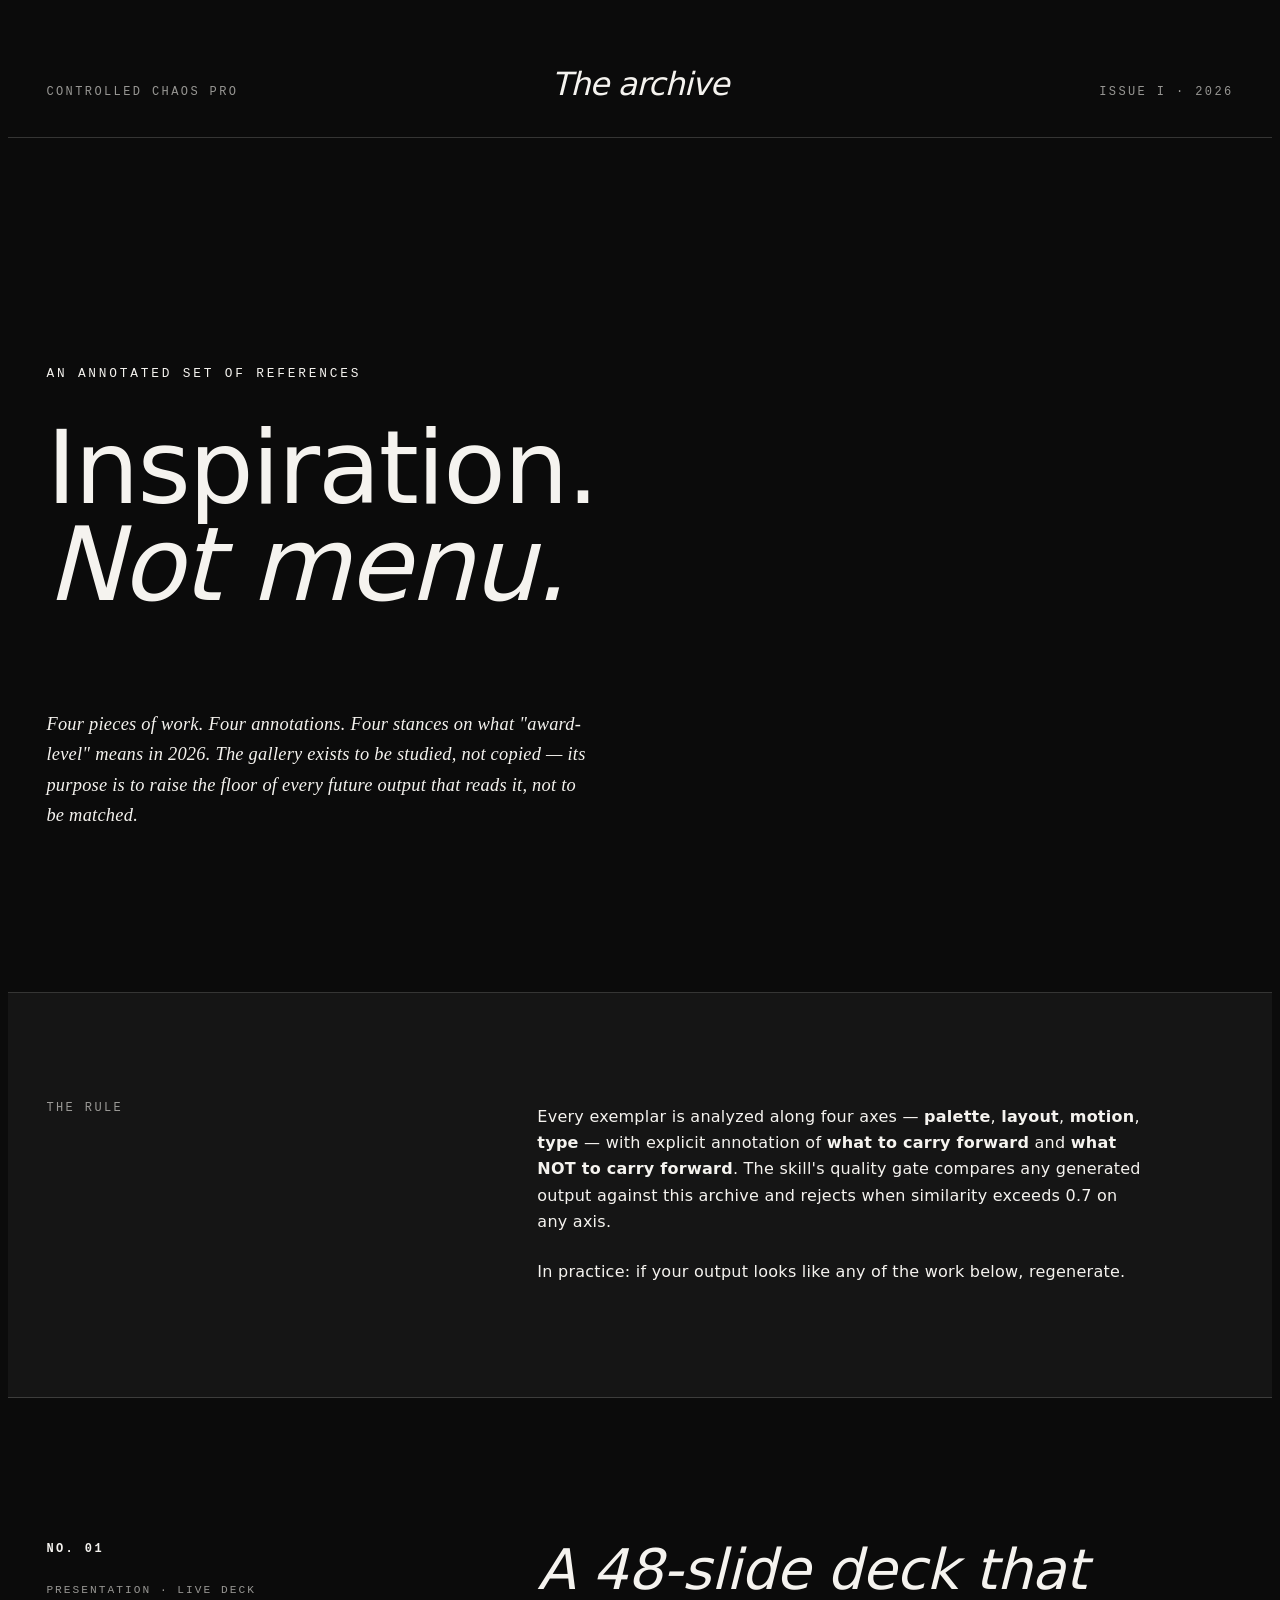
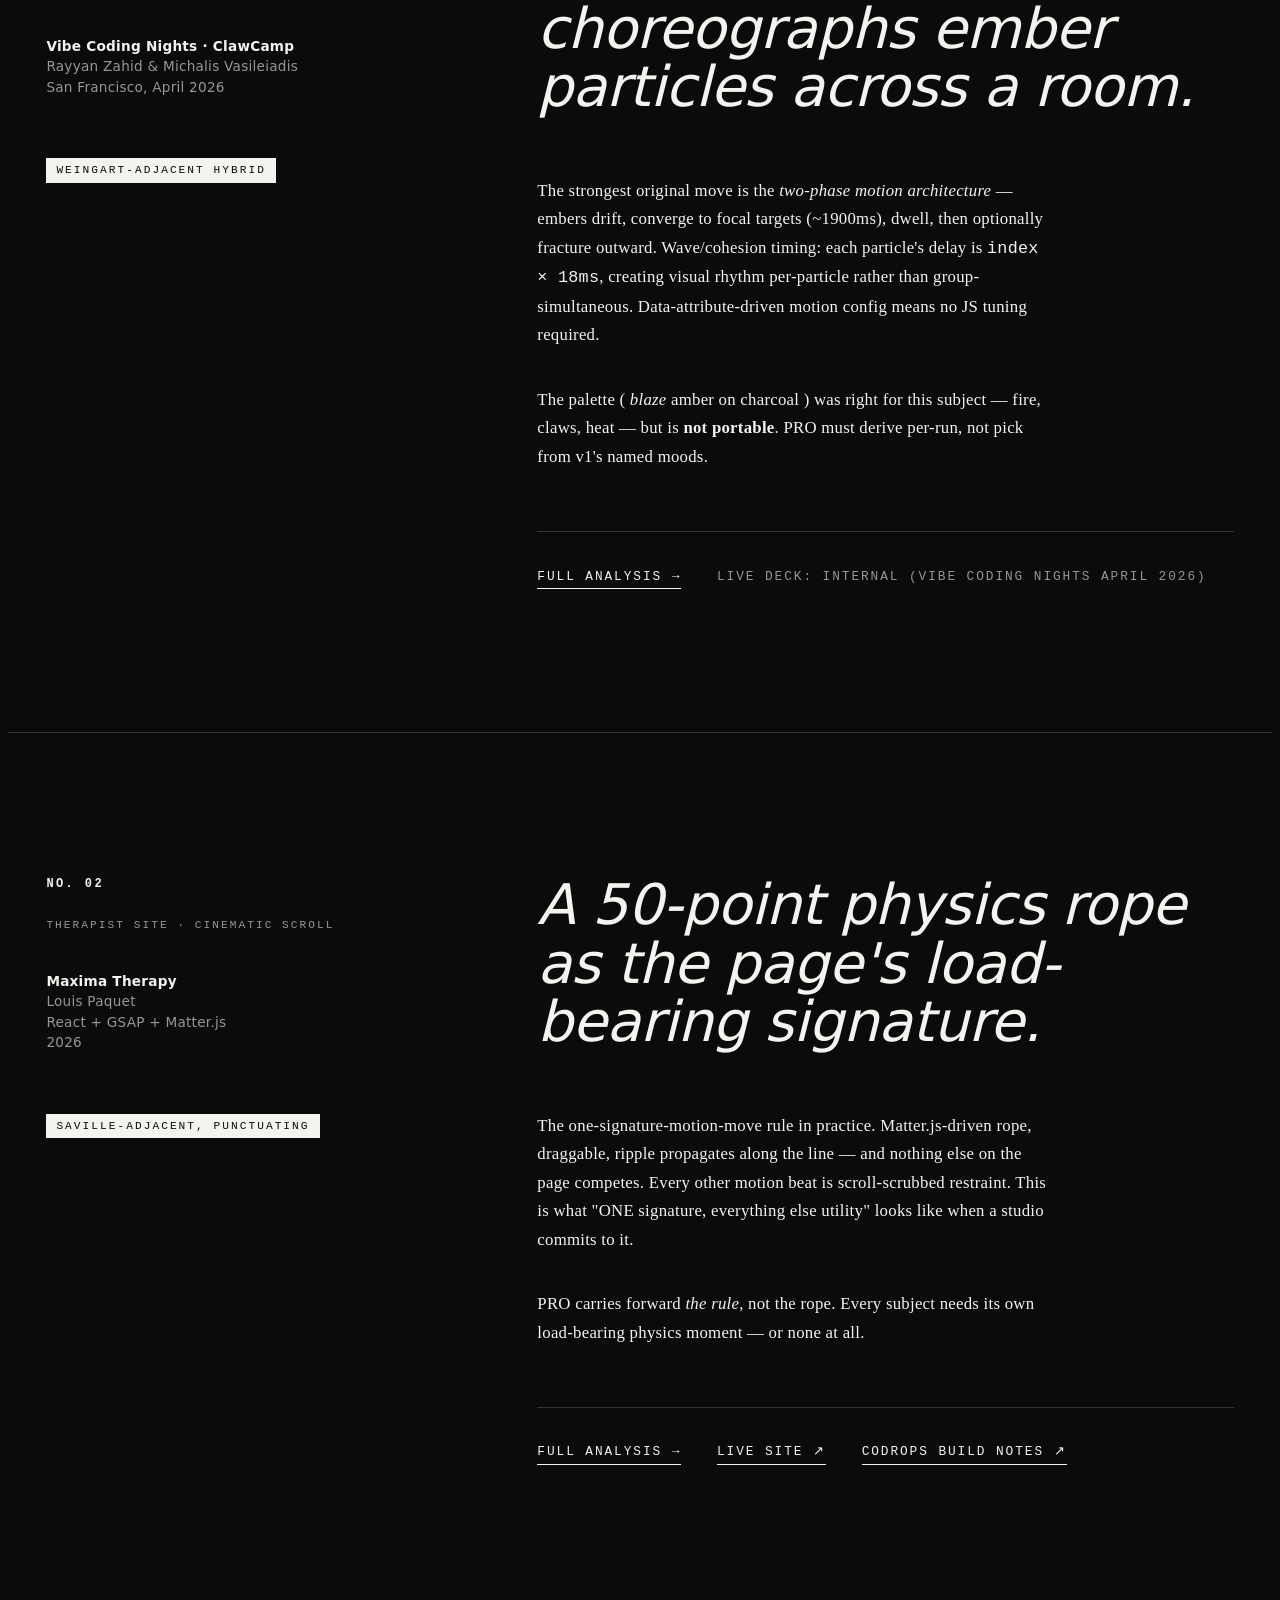
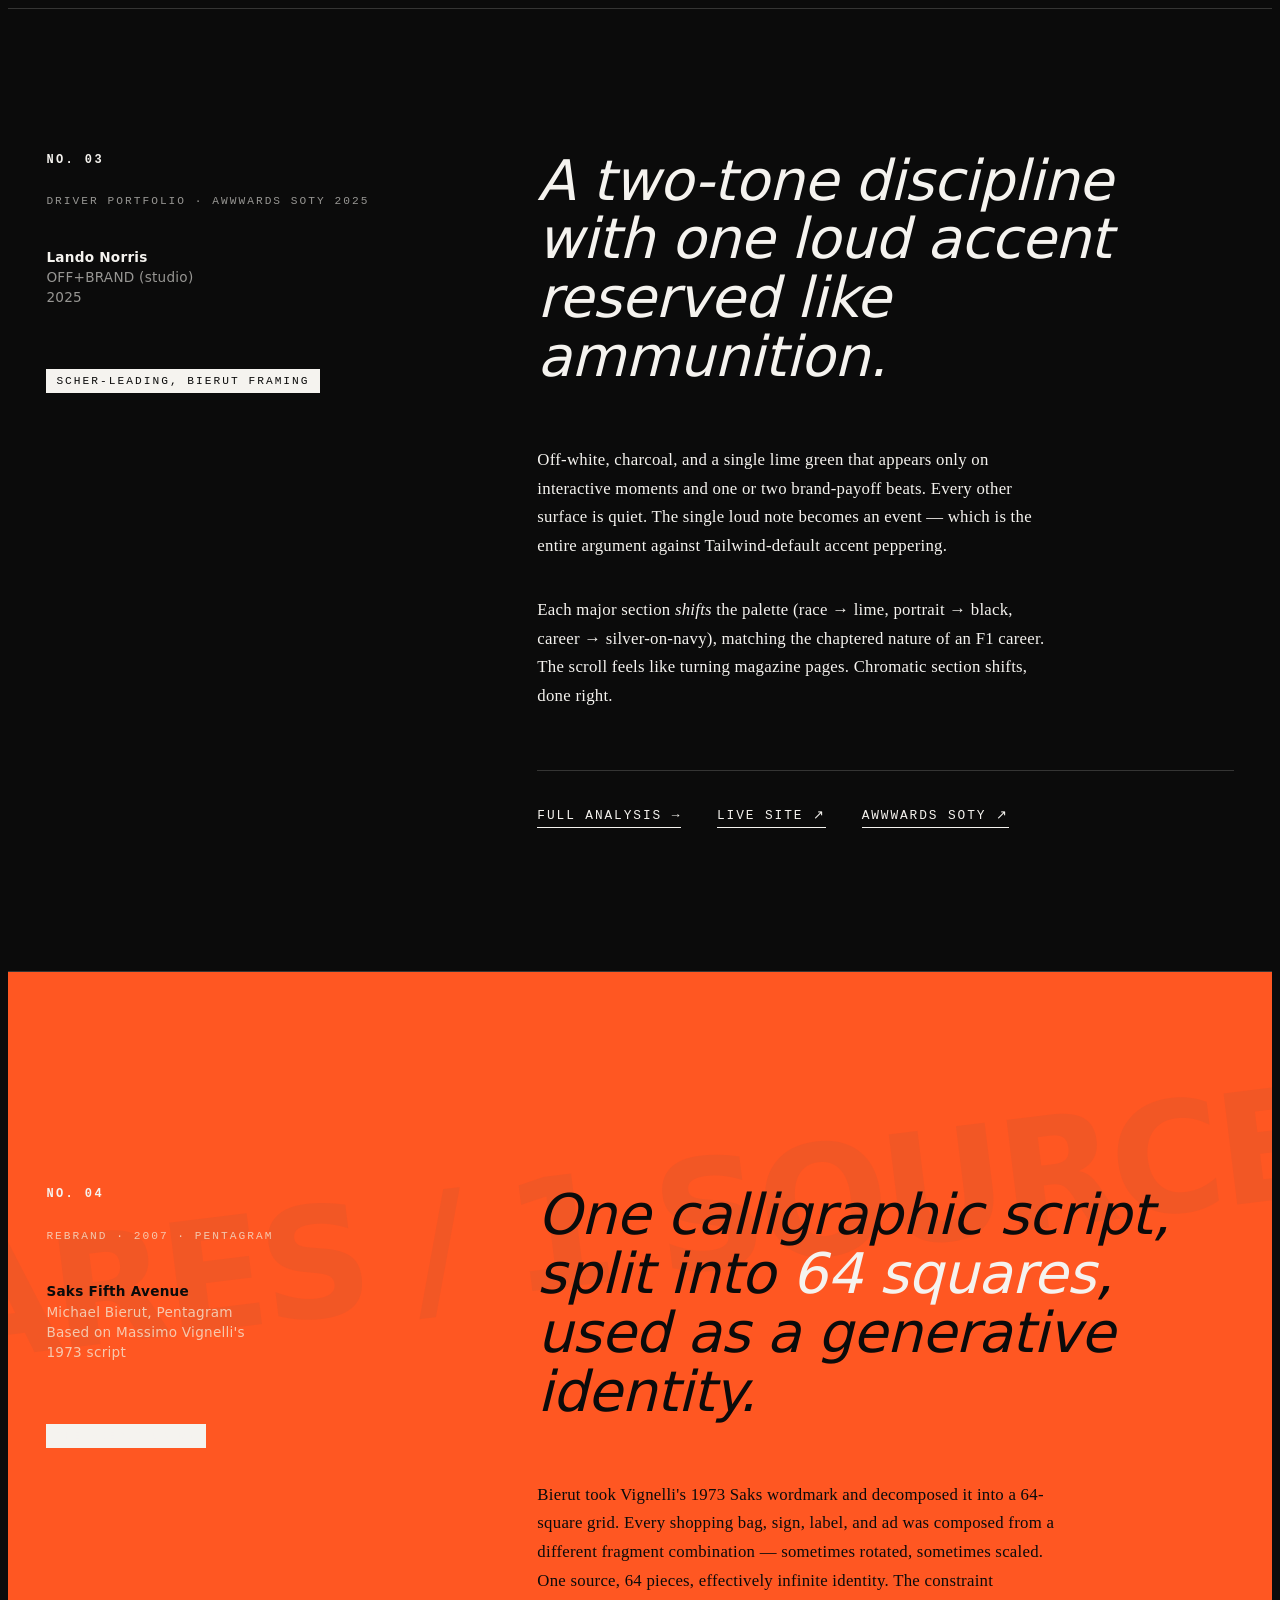
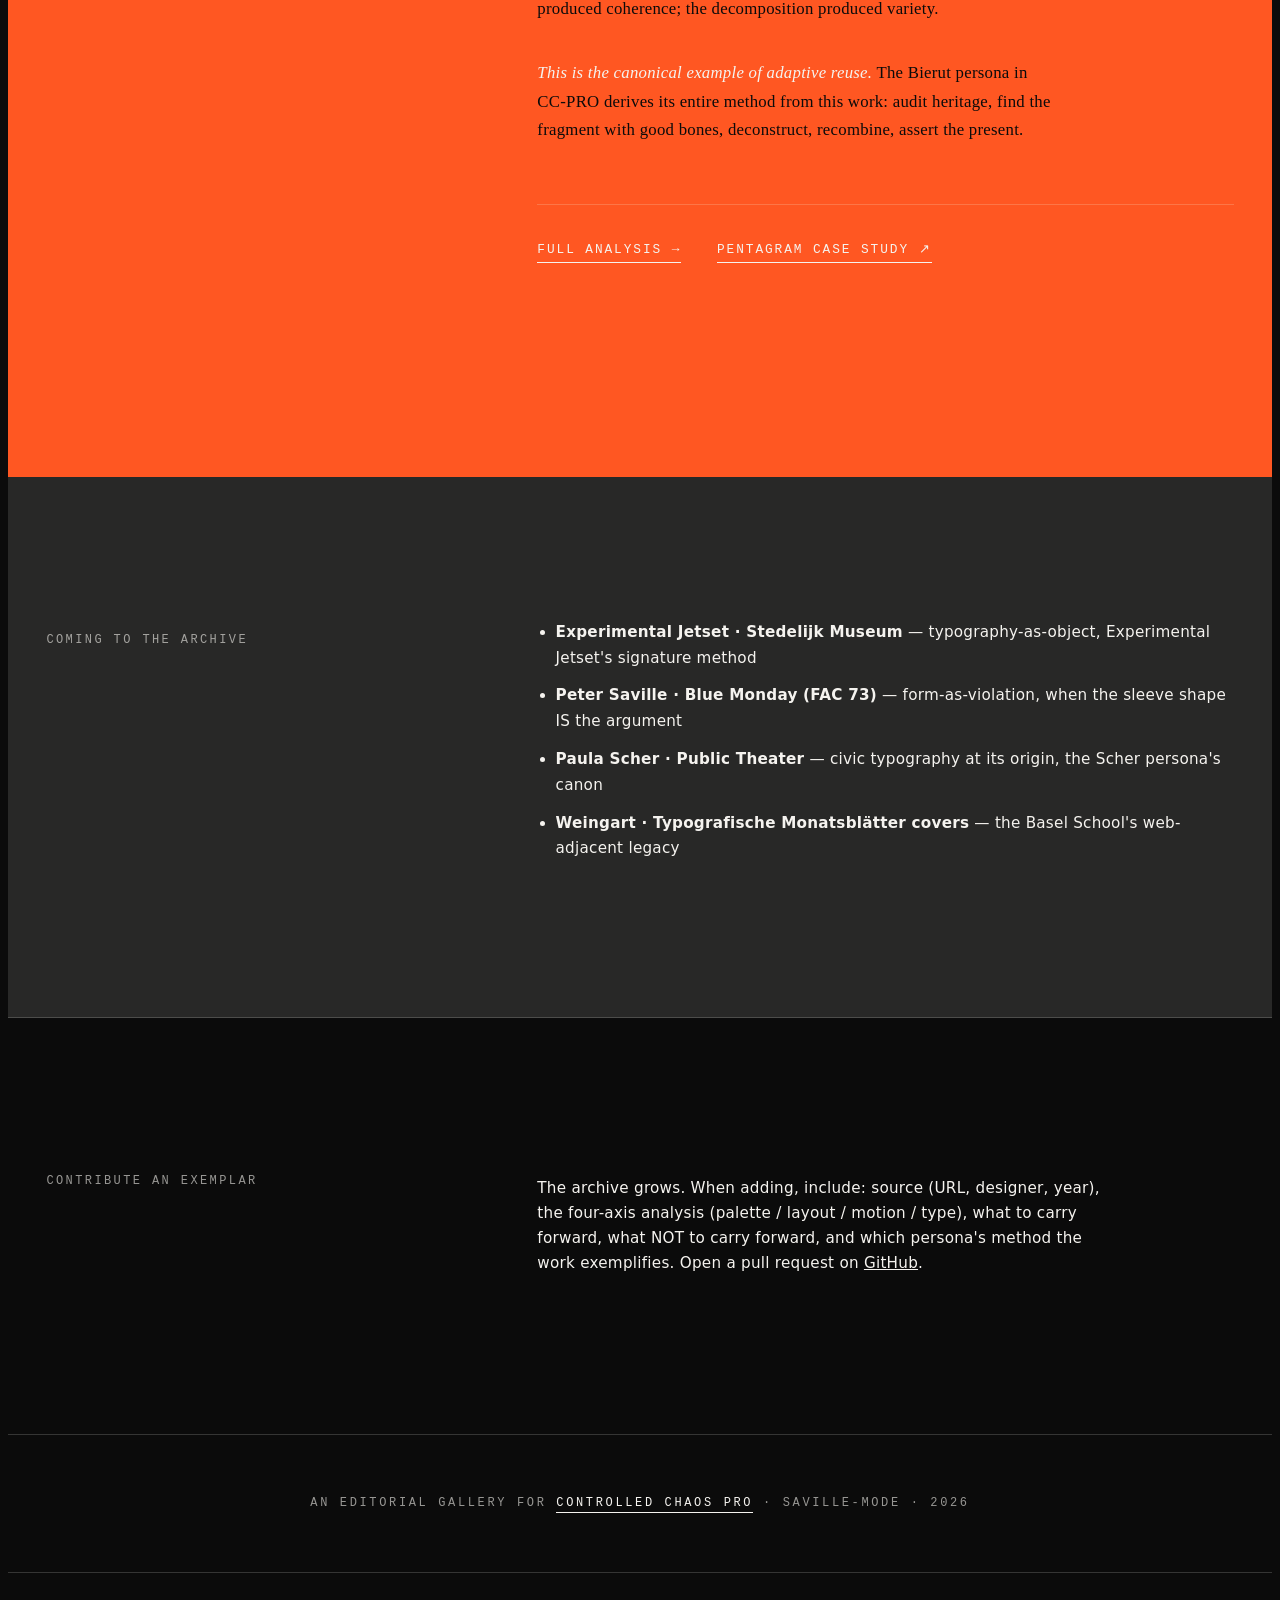
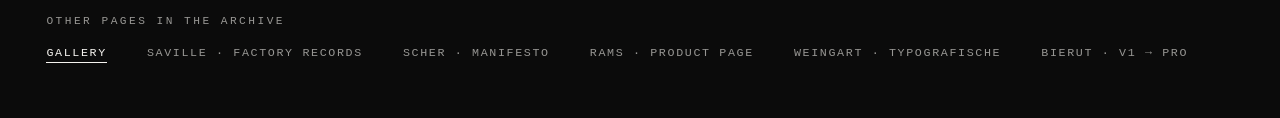
<file: gallery/index.html>
<!doctype html>
<html lang="en" style="
  --force-structure: 0.85;
  --force-density: 0.35;
  --force-warmth: 0.55;
  --force-stillness: 0.9;
  --force-volume: 0.3;
">
<head>
  <meta charset="utf-8">
  <title>The archive — annotated exemplars · Controlled Chaos PRO</title>
  <meta name="viewport" content="width=device-width, initial-scale=1">
  <meta name="description" content="The Controlled Chaos PRO gallery. Annotated exemplars of award-level web work — inspiration, not menu.">

  <!--
    PERSONA: Saville — source-before-style
    SUBJECT: The CC-PRO gallery itself — an archive of design heritage.
             Saville fits because the subject IS a set of sourced design
             artifacts; the page frames them editorially.
    METHOD:  Editorial treatment. Each exemplar as a sourced reference,
             framed with care, linked to its live site and its full
             analysis. No thumbnails (visual pattern-matching would
             defeat the "inspiration, not menu" rule).

    PALETTE DERIVATION: editorial warm-neutral. Paper cream, deep ink,
                        a sourced terracotta accent. Restraint first.
    TYPE:               editorial serif + clean sans. Two faces.
    MOTION CATEGORY:    ambient only — slow editorial fade-ins.
    MICROFEATURE:       editorial caption typography (Saville signature).
    DISCORD (Axiom II): one Weingart-mode section for the Saks exemplar
                        where the editorial voice breaks into layered
                        typography (the Bierut entry demands an honest
                        visual reference to the deconstruction method).
  -->

  <style>
    :root {
      --color-bg: #f4eedc;           /* editorial paper */
      --color-fg: #1c1a14;           /* ink */
      --color-accent: #a8543a;       /* terracotta — sourced warmth */
      --color-muted: #6b6558;
      --color-subtle: rgba(28, 26, 20, 0.06);
      --color-surface: rgba(168, 84, 58, 0.04);
      --color-border: rgba(28, 26, 20, 0.2);
      --color-discord: #1c1a14;

      --font-display: "Iowan Old Style", "Bembo", "Hoefler Text", Georgia, serif;
      --font-body: "Iowan Old Style", "Bembo", "Hoefler Text", Georgia, serif;
      --font-sans: "Inter", "Söhne", "Helvetica Neue", system-ui, sans-serif;
      --font-accent: "JetBrains Mono", ui-monospace, "SF Mono", monospace;
    }
  </style>

  <link rel="stylesheet" href="../tokens/forces.css">
  <link rel="stylesheet" href="../tokens/color.css">
  <link rel="stylesheet" href="../tokens/typography.css">
  <link rel="stylesheet" href="../tokens/layout.css">
  <link rel="stylesheet" href="../tokens/motion.css">

  <style>
    body {
      background: var(--color-bg);
      color: var(--color-fg);
      font-family: var(--font-body);
    }

    /* Masthead */
    .masthead {
      display: grid;
      grid-template-columns: 1fr auto 1fr;
      align-items: baseline;
      padding: var(--space-l) var(--gutter) var(--space-m);
      border-bottom: 1px solid var(--color-border);
      gap: var(--space-m);
    }
    .masthead__left,
    .masthead__right {
      font-family: var(--font-accent);
      font-size: 0.75rem;
      letter-spacing: 0.2em;
      text-transform: uppercase;
      color: var(--color-muted);
    }
    .masthead__right { text-align: right; }
    .masthead__title {
      font-family: var(--font-display);
      font-style: italic;
      font-weight: 400;
      font-size: clamp(1.4rem, 2.5vw, 2rem);
      margin: 0;
    }

    /* Hero */
    .hero {
      padding: var(--space-3xl) var(--gutter) var(--space-2xl);
      border-bottom: 1px solid var(--color-border);
    }
    .hero__kicker {
      font-family: var(--font-accent);
      font-size: 0.8rem;
      letter-spacing: 0.22em;
      text-transform: uppercase;
      color: var(--color-accent);
      margin-bottom: var(--space-m);
    }
    .hero__title {
      font-family: var(--font-display);
      font-weight: 400;
      font-size: clamp(3rem, 8vw, 7rem);
      line-height: 0.95;
      letter-spacing: -0.02em;
      margin: 0;
      max-width: 16ch;
    }
    .hero__title em {
      font-style: italic;
      color: var(--color-accent);
    }
    .hero__lede {
      margin-top: var(--space-xl);
      max-width: 60ch;
      font-size: 1.15rem;
      line-height: 1.65;
      color: var(--color-fg);
      font-style: italic;
    }

    /* The rule statement */
    .rule {
      padding: var(--space-xl) var(--gutter);
      border-bottom: 1px solid var(--color-border);
      background: var(--color-surface);
    }
    .rule__grid {
      display: grid;
      grid-template-columns: 1fr 2fr;
      gap: var(--space-2xl);
      max-width: 1200px;
      margin-inline: auto;
    }
    .rule__label {
      font-family: var(--font-accent);
      font-size: 0.75rem;
      letter-spacing: 0.2em;
      text-transform: uppercase;
      color: var(--color-muted);
    }
    .rule__body {
      font-family: var(--font-sans);
      font-size: 1rem;
      line-height: 1.65;
      color: var(--color-fg);
      max-width: 60ch;
    }
    .rule__body strong {
      color: var(--color-accent);
      font-weight: 600;
    }

    /* Exemplar entry */
    .entry {
      padding: var(--space-2xl) var(--gutter);
      border-bottom: 1px solid var(--color-border);
    }
    .entry__grid {
      display: grid;
      grid-template-columns: 1fr 2fr;
      gap: var(--space-2xl);
      max-width: 1200px;
      margin-inline: auto;
    }
    .entry__meta {
      display: flex;
      flex-direction: column;
      gap: var(--space-s);
    }
    .entry__num {
      font-family: var(--font-accent);
      font-size: 0.75rem;
      letter-spacing: 0.2em;
      text-transform: uppercase;
      color: var(--color-accent);
      font-weight: 700;
    }
    .entry__category {
      font-family: var(--font-accent);
      font-size: 0.7rem;
      letter-spacing: 0.18em;
      text-transform: uppercase;
      color: var(--color-muted);
    }
    .entry__attribution {
      font-family: var(--font-sans);
      font-size: 0.85rem;
      line-height: 1.5;
      color: var(--color-muted);
    }
    .entry__attribution strong {
      color: var(--color-fg);
      display: block;
      font-weight: 600;
    }
    .entry__title {
      font-family: var(--font-display);
      font-style: italic;
      font-weight: 400;
      font-size: clamp(2rem, 4.5vw, 3.5rem);
      line-height: 1.05;
      letter-spacing: -0.01em;
      margin: 0 0 var(--space-l);
    }
    .entry__annotation {
      font-size: 1.05rem;
      line-height: 1.7;
      color: var(--color-fg);
      max-width: 62ch;
      margin-bottom: var(--space-m);
    }
    .entry__annotation + .entry__annotation {
      margin-top: 0;
    }
    .entry__annotation em {
      color: var(--color-accent);
    }
    .entry__links {
      display: flex;
      flex-wrap: wrap;
      gap: var(--space-m);
      margin-top: var(--space-l);
      padding-top: var(--space-m);
      border-top: 1px solid var(--color-border);
      font-family: var(--font-accent);
      font-size: 0.8rem;
      letter-spacing: 0.15em;
      text-transform: uppercase;
    }
    .entry__links a {
      color: var(--color-accent);
      text-decoration: none;
      border-bottom: 1px solid var(--color-accent);
      padding-bottom: 2px;
      transition: opacity 200ms var(--ease-out);
    }
    .entry__links a:hover { opacity: 0.6; }
    .entry__links span {
      color: var(--color-muted);
      border-bottom: 1px solid transparent;
    }

    /* Persona tag — small editorial detail */
    .entry__persona {
      display: inline-block;
      font-family: var(--font-accent);
      font-size: 0.7rem;
      letter-spacing: 0.18em;
      text-transform: uppercase;
      color: var(--color-bg);
      background: var(--color-fg);
      padding: 4px 10px;
      margin-top: var(--space-s);
      align-self: flex-start;
    }

    /* DISCORD — Weingart-mode entry for Saks 2007 */
    .entry--discord {
      background: var(--color-discord);
      color: var(--color-bg);
      padding: var(--space-3xl) var(--gutter);
      border: none;
      position: relative;
      overflow: hidden;
    }
    .entry--discord .entry__num { color: var(--color-accent); }
    .entry--discord .entry__category,
    .entry--discord .entry__attribution,
    .entry--discord .entry__annotation {
      color: rgba(244, 238, 220, 0.75);
    }
    .entry--discord .entry__attribution strong { color: var(--color-bg); }
    .entry--discord .entry__title {
      color: var(--color-bg);
    }
    .entry--discord .entry__title em {
      color: var(--color-accent);
      font-style: italic;
    }
    .entry--discord .entry__annotation { color: var(--color-bg); }
    .entry--discord .entry__annotation em { color: var(--color-accent); }
    .entry--discord .entry__links {
      border-top-color: rgba(244, 238, 220, 0.2);
    }
    .entry--discord .entry__links a {
      color: var(--color-accent);
      border-bottom-color: var(--color-accent);
    }
    .entry--discord .entry__persona {
      background: var(--color-accent);
      color: var(--color-fg);
    }
    .entry--discord::before {
      content: "64 SQUARES / 1 SOURCE";
      position: absolute;
      top: 20%;
      right: -4%;
      font-family: var(--font-display);
      font-size: clamp(5rem, 12vw, 12rem);
      font-weight: 900;
      letter-spacing: -0.04em;
      color: rgba(168, 84, 58, 0.15);
      transform: rotate(-7deg);
      pointer-events: none;
      z-index: 0;
      line-height: 0.9;
      white-space: nowrap;
    }
    .entry--discord .entry__grid { position: relative; z-index: 1; }

    /* Roadmap / how to contribute */
    .footer-section {
      padding: var(--space-2xl) var(--gutter);
      border-bottom: 1px solid var(--color-border);
      background: var(--color-subtle);
    }
    .footer-section__grid {
      display: grid;
      grid-template-columns: 1fr 2fr;
      gap: var(--space-2xl);
      max-width: 1200px;
      margin-inline: auto;
    }
    .footer-section__label {
      font-family: var(--font-accent);
      font-size: 0.75rem;
      letter-spacing: 0.2em;
      text-transform: uppercase;
      color: var(--color-muted);
    }
    .footer-section ul {
      font-family: var(--font-sans);
      font-size: 0.95rem;
      line-height: 1.7;
      color: var(--color-fg);
      padding-left: 1.2em;
      margin: 0;
    }
    .footer-section li { margin-bottom: var(--space-2xs); }
    .footer-section li em { color: var(--color-accent); font-style: normal; font-weight: 600; }

    /* Signoff */
    .signoff {
      padding: var(--space-l) var(--gutter);
      text-align: center;
      font-family: var(--font-accent);
      font-size: 0.75rem;
      letter-spacing: 0.22em;
      text-transform: uppercase;
      color: var(--color-muted);
    }
    .signoff a {
      color: var(--color-accent);
      text-decoration: none;
      border-bottom: 1px solid var(--color-accent);
      padding-bottom: 2px;
    }

    @media (max-width: 768px) {
      .rule__grid,
      .entry__grid,
      .footer-section__grid { grid-template-columns: 1fr; gap: var(--space-m); }
      .masthead { grid-template-columns: 1fr; text-align: left; }
      .masthead__right { text-align: left; }
      .entry--discord::before { font-size: 4rem; opacity: 0.2; }
    }
  </style>
</head>

<body>

  <!-- MASTHEAD -->
  <header class="masthead">
    <span class="masthead__left">Controlled Chaos PRO</span>
    <h1 class="masthead__title">The archive</h1>
    <span class="masthead__right">Issue I · 2026</span>
  </header>

  <!-- HERO -->
  <section class="hero">
    <p class="hero__kicker m-reveal">An annotated set of references</p>
    <h2 class="hero__title m-reveal">
      Inspiration.<br>
      <em>Not menu.</em>
    </h2>
    <p class="hero__lede m-reveal">
      Four pieces of work. Four annotations. Four stances on what "award-level" means in 2026. The gallery exists to be studied, not copied — its purpose is to raise the floor of every future output that reads it, not to be matched.
    </p>
  </section>

  <!-- THE RULE -->
  <section class="rule">
    <div class="rule__grid">
      <p class="rule__label m-reveal">The rule</p>
      <div class="rule__body m-reveal">
        <p>
          Every exemplar is analyzed along four axes — <strong>palette</strong>, <strong>layout</strong>, <strong>motion</strong>, <strong>type</strong> — with explicit annotation of <strong>what to carry forward</strong> and <strong>what NOT to carry forward</strong>. The skill's quality gate compares any generated output against this archive and rejects when similarity exceeds 0.7 on any axis.
        </p>
        <p style="margin-top: var(--space-s);">
          In practice: if your output looks like any of the work below, regenerate.
        </p>
      </div>
    </div>
  </section>

  <!-- ENTRY 01 — ClawCamp -->
  <article class="entry">
    <div class="entry__grid">
      <div class="entry__meta m-reveal">
        <span class="entry__num">No. 01</span>
        <span class="entry__category">Presentation · Live deck</span>
        <p class="entry__attribution">
          <strong>Vibe Coding Nights · ClawCamp</strong>
          Rayyan Zahid &amp; Michalis Vasileiadis<br>
          San Francisco, April 2026
        </p>
        <span class="entry__persona">Weingart-adjacent hybrid</span>
      </div>

      <div class="m-reveal">
        <h3 class="entry__title">A 48-slide deck that choreographs <em>ember particles</em> across a room.</h3>
        <p class="entry__annotation">
          The strongest original move is the <em>two-phase motion architecture</em> — embers drift, converge to focal targets (~1900ms), dwell, then optionally fracture outward. Wave/cohesion timing: each particle's delay is <code>index × 18ms</code>, creating visual rhythm per-particle rather than group-simultaneous. Data-attribute-driven motion config means no JS tuning required.
        </p>
        <p class="entry__annotation">
          The palette ( <em>blaze</em> amber on charcoal ) was right for this subject — fire, claws, heat — but is <strong>not portable</strong>. PRO must derive per-run, not pick from v1's named moods.
        </p>
        <nav class="entry__links">
          <a href="./clawcamp.md">Full analysis →</a>
          <span>Live deck: internal (Vibe Coding Nights April 2026)</span>
        </nav>
      </div>
    </div>
  </article>

  <!-- ENTRY 02 — Maxima Therapy -->
  <article class="entry">
    <div class="entry__grid">
      <div class="entry__meta m-reveal">
        <span class="entry__num">No. 02</span>
        <span class="entry__category">Therapist site · Cinematic scroll</span>
        <p class="entry__attribution">
          <strong>Maxima Therapy</strong>
          Louis Paquet<br>
          React + GSAP + Matter.js<br>
          2026
        </p>
        <span class="entry__persona">Saville-adjacent, punctuating</span>
      </div>

      <div class="m-reveal">
        <h3 class="entry__title">A 50-point <em>physics rope</em> as the page's load-bearing signature.</h3>
        <p class="entry__annotation">
          The one-signature-motion-move rule in practice. Matter.js-driven rope, draggable, ripple propagates along the line — and nothing else on the page competes. Every other motion beat is scroll-scrubbed restraint. This is what "ONE signature, everything else utility" looks like when a studio commits to it.
        </p>
        <p class="entry__annotation">
          PRO carries forward <em>the rule</em>, not the rope. Every subject needs its own load-bearing physics moment — or none at all.
        </p>
        <nav class="entry__links">
          <a href="./maxima-therapy.md">Full analysis →</a>
          <a href="https://maxima-therapy.com" target="_blank" rel="noopener">Live site ↗</a>
          <a href="https://tympanus.net/codrops/2026/04/06/building-the-maxima-therapy-website-react-gsap-and-dabbling-with-ai/" target="_blank" rel="noopener">Codrops build notes ↗</a>
        </nav>
      </div>
    </div>
  </article>

  <!-- ENTRY 03 — Lando Norris -->
  <article class="entry">
    <div class="entry__grid">
      <div class="entry__meta m-reveal">
        <span class="entry__num">No. 03</span>
        <span class="entry__category">Driver portfolio · Awwwards SOTY 2025</span>
        <p class="entry__attribution">
          <strong>Lando Norris</strong>
          OFF+BRAND (studio)<br>
          2025
        </p>
        <span class="entry__persona">Scher-leading, Bierut framing</span>
      </div>

      <div class="m-reveal">
        <h3 class="entry__title">A <em>two-tone discipline</em> with one loud accent reserved like ammunition.</h3>
        <p class="entry__annotation">
          Off-white, charcoal, and a single lime green that appears only on interactive moments and one or two brand-payoff beats. Every other surface is quiet. The single loud note becomes an event — which is the entire argument against Tailwind-default accent peppering.
        </p>
        <p class="entry__annotation">
          Each major section <em>shifts</em> the palette (race → lime, portrait → black, career → silver-on-navy), matching the chaptered nature of an F1 career. The scroll feels like turning magazine pages. Chromatic section shifts, done right.
        </p>
        <nav class="entry__links">
          <a href="./lando-norris.md">Full analysis →</a>
          <a href="https://landonorris.com" target="_blank" rel="noopener">Live site ↗</a>
          <a href="https://www.awwwards.com/annual-awards-2025/site-of-the-year" target="_blank" rel="noopener">Awwwards SOTY ↗</a>
        </nav>
      </div>
    </div>
  </article>

  <!-- ENTRY 04 — Saks 2007 (DISCORD — the one Weingart-mode entry) -->
  <article class="entry entry--discord">
    <div class="entry__grid">
      <div class="entry__meta m-reveal">
        <span class="entry__num">No. 04</span>
        <span class="entry__category">Rebrand · 2007 · Pentagram</span>
        <p class="entry__attribution">
          <strong>Saks Fifth Avenue</strong>
          Michael Bierut, Pentagram<br>
          Based on Massimo Vignelli's<br>
          1973 script
        </p>
        <span class="entry__persona">The Bierut canon</span>
      </div>

      <div class="m-reveal">
        <h3 class="entry__title">
          One calligraphic script, split into <em>64 squares</em>, used as a generative identity.
        </h3>
        <p class="entry__annotation">
          Bierut took Vignelli's 1973 Saks wordmark and decomposed it into a 64-square grid. Every shopping bag, sign, label, and ad was composed from a different fragment combination — sometimes rotated, sometimes scaled. One source, 64 pieces, effectively infinite identity. The constraint produced coherence; the decomposition produced variety.
        </p>
        <p class="entry__annotation">
          <em>This is the canonical example of adaptive reuse.</em> The Bierut persona in CC-PRO derives its entire method from this work: audit heritage, find the fragment with good bones, deconstruct, recombine, assert the present.
        </p>
        <nav class="entry__links">
          <a href="./saks-2007.md">Full analysis →</a>
          <a href="https://www.pentagram.com/work/saks-fifth-avenue" target="_blank" rel="noopener">Pentagram case study ↗</a>
        </nav>
      </div>
    </div>
  </article>

  <!-- ROADMAP -->
  <section class="footer-section">
    <div class="footer-section__grid">
      <p class="footer-section__label m-reveal">Coming to the archive</p>
      <div class="m-reveal">
        <ul>
          <li><em>Experimental Jetset · Stedelijk Museum</em> — typography-as-object, Experimental Jetset's signature method</li>
          <li><em>Peter Saville · Blue Monday (FAC 73)</em> — form-as-violation, when the sleeve shape IS the argument</li>
          <li><em>Paula Scher · Public Theater</em> — civic typography at its origin, the Scher persona's canon</li>
          <li><em>Weingart · Typografische Monatsblätter covers</em> — the Basel School's web-adjacent legacy</li>
        </ul>
      </div>
    </div>
  </section>

  <!-- HOW TO CONTRIBUTE -->
  <section class="footer-section" style="background: var(--color-bg);">
    <div class="footer-section__grid">
      <p class="footer-section__label m-reveal">Contribute an exemplar</p>
      <div class="m-reveal">
        <p style="font-family: var(--font-sans); font-size: 0.95rem; line-height: 1.65; color: var(--color-fg); max-width: 60ch;">
          The archive grows. When adding, include: source (URL, designer, year), the four-axis analysis (palette / layout / motion / type), what to carry forward, what NOT to carry forward, and which persona's method the work exemplifies. Open a pull request on <a href="https://github.com/RayyanZahid/controlled-chaos-pro" style="color: var(--color-accent);">GitHub</a>.
        </p>
      </div>
    </div>
  </section>

  <!-- SIGNOFF -->
  <footer class="signoff">
    An editorial gallery for <a href="../SKILL.md">Controlled Chaos PRO</a> · Saville-mode · 2026
  </footer>

  <script>
    const io = new IntersectionObserver((entries) => {
      entries.forEach(entry => {
        if (entry.isIntersecting) entry.target.classList.add('--visible');
      });
    }, { threshold: 0.15, rootMargin: '0px 0px -8% 0px' });

    document.querySelectorAll('.m-reveal, .m-stagger, .m-clip-up, .m-scale-in')
      .forEach(el => io.observe(el));
  </script>
  <nav aria-label="Archive navigation" class="archive-nav">
    <style>
      .archive-nav {
        padding: 2.5rem var(--gutter, 2rem) 3rem;
        border-top: 1px solid var(--color-border);
      }
      .archive-nav__label {
        font-family: var(--font-accent, ui-monospace, monospace);
        font-size: 0.7rem;
        letter-spacing: 0.22em;
        text-transform: uppercase;
        color: var(--color-muted);
        margin: 0 0 1rem;
      }
      .archive-nav__list {
        list-style: none; padding: 0; margin: 0;
        display: flex; flex-wrap: wrap;
        gap: 1rem 2.5rem;
        font-family: var(--font-accent, ui-monospace, monospace);
        font-size: 0.73rem;
        letter-spacing: 0.14em;
        text-transform: uppercase;
      }
      .archive-nav__list a {
        color: var(--color-muted);
        text-decoration: none;
        border-bottom: 1px solid transparent;
        padding-bottom: 2px;
        transition: color 200ms ease-out, border-color 200ms ease-out;
      }
      .archive-nav__list a:hover {
        color: var(--color-accent);
        border-bottom-color: var(--color-accent);
      }
      .archive-nav__list .current {
        color: var(--color-fg);
        border-bottom: 1px solid var(--color-fg);
        pointer-events: none;
      }
    </style>
    <p class="archive-nav__label">Other pages in the archive</p>
    <ul class="archive-nav__list">
      <li><a href="./index.html" class="current">Gallery</a></li>
      <li><a href="../examples/saville-test/index.html">Saville · Factory Records</a></li>
      <li><a href="../examples/scher-test/index.html">Scher · Manifesto</a></li>
      <li><a href="../examples/rams-test/index.html">Rams · Product page</a></li>
      <li><a href="../examples/weingart-test/index.html">Weingart · Typografische</a></li>
      <li><a href="../examples/bierut-test/index.html">Bierut · v1 → PRO</a></li>
    </ul>
  </nav>

</body>
</html>
</file>
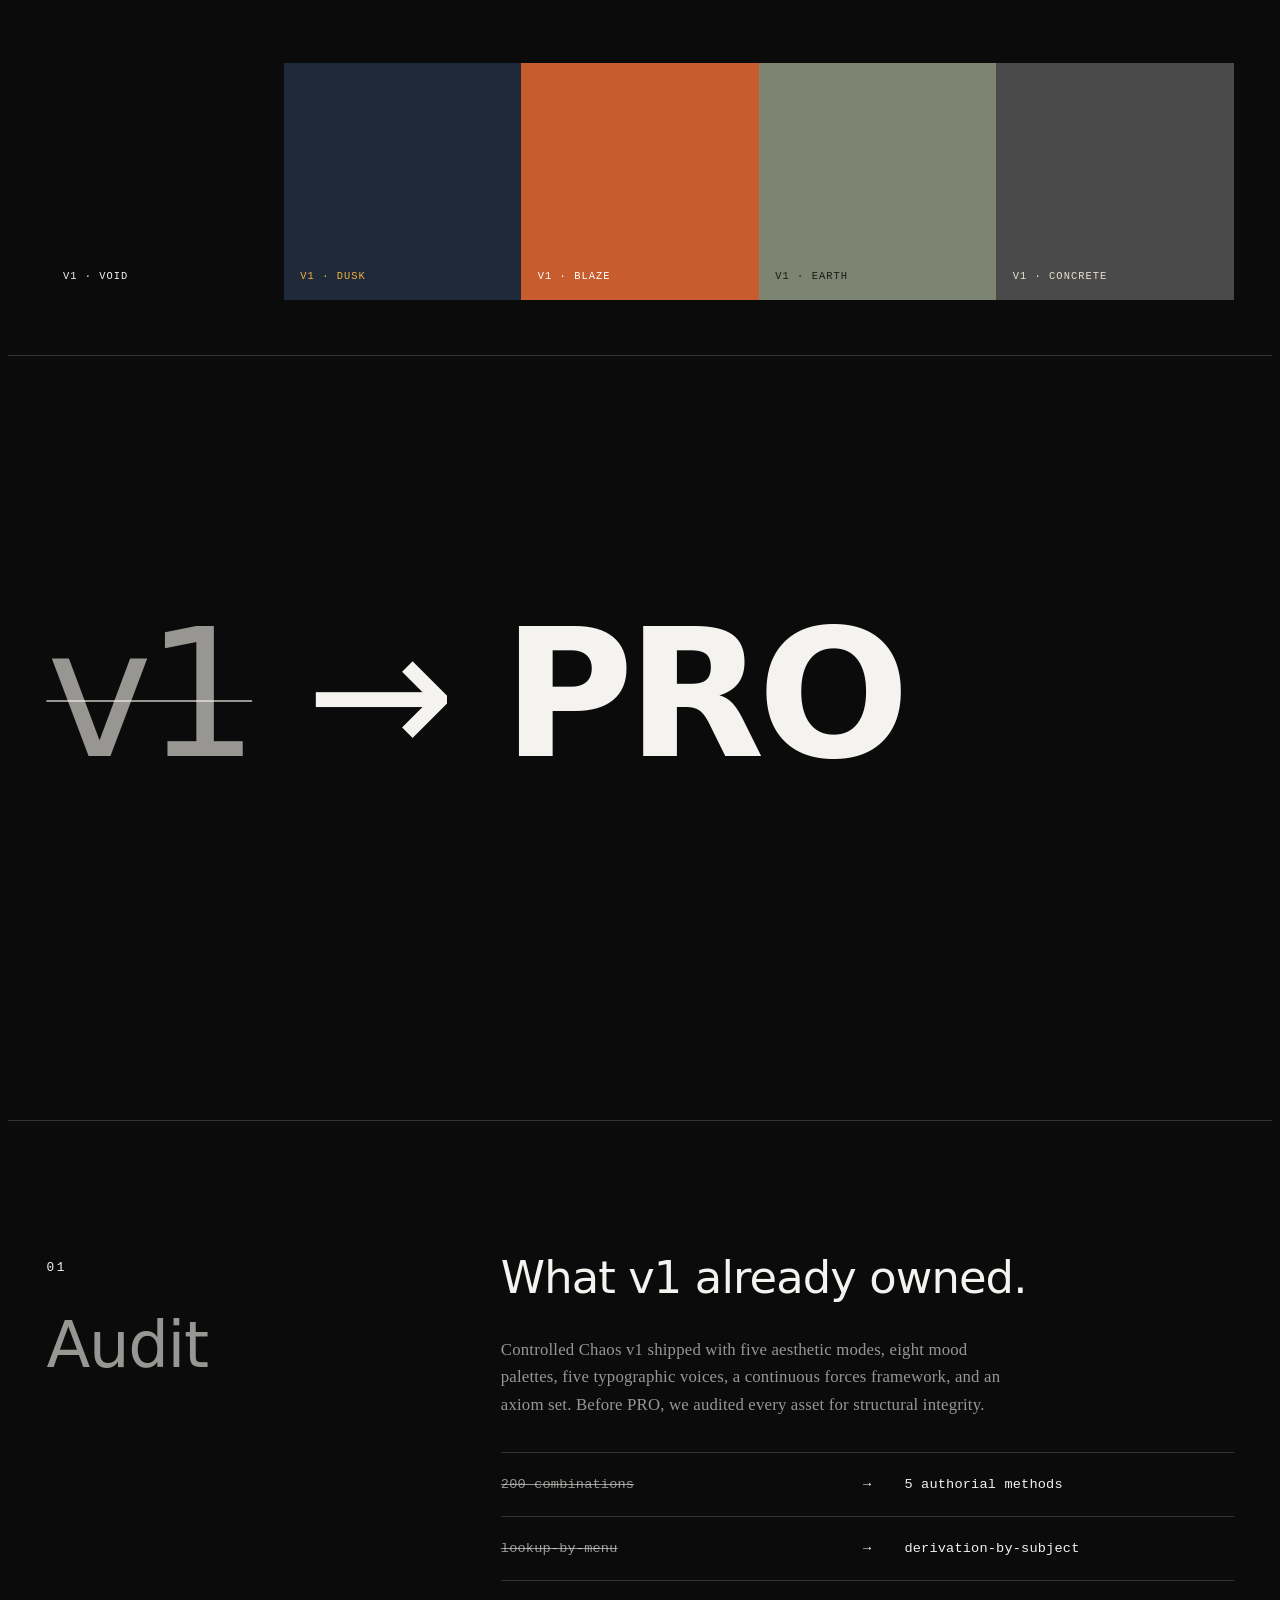
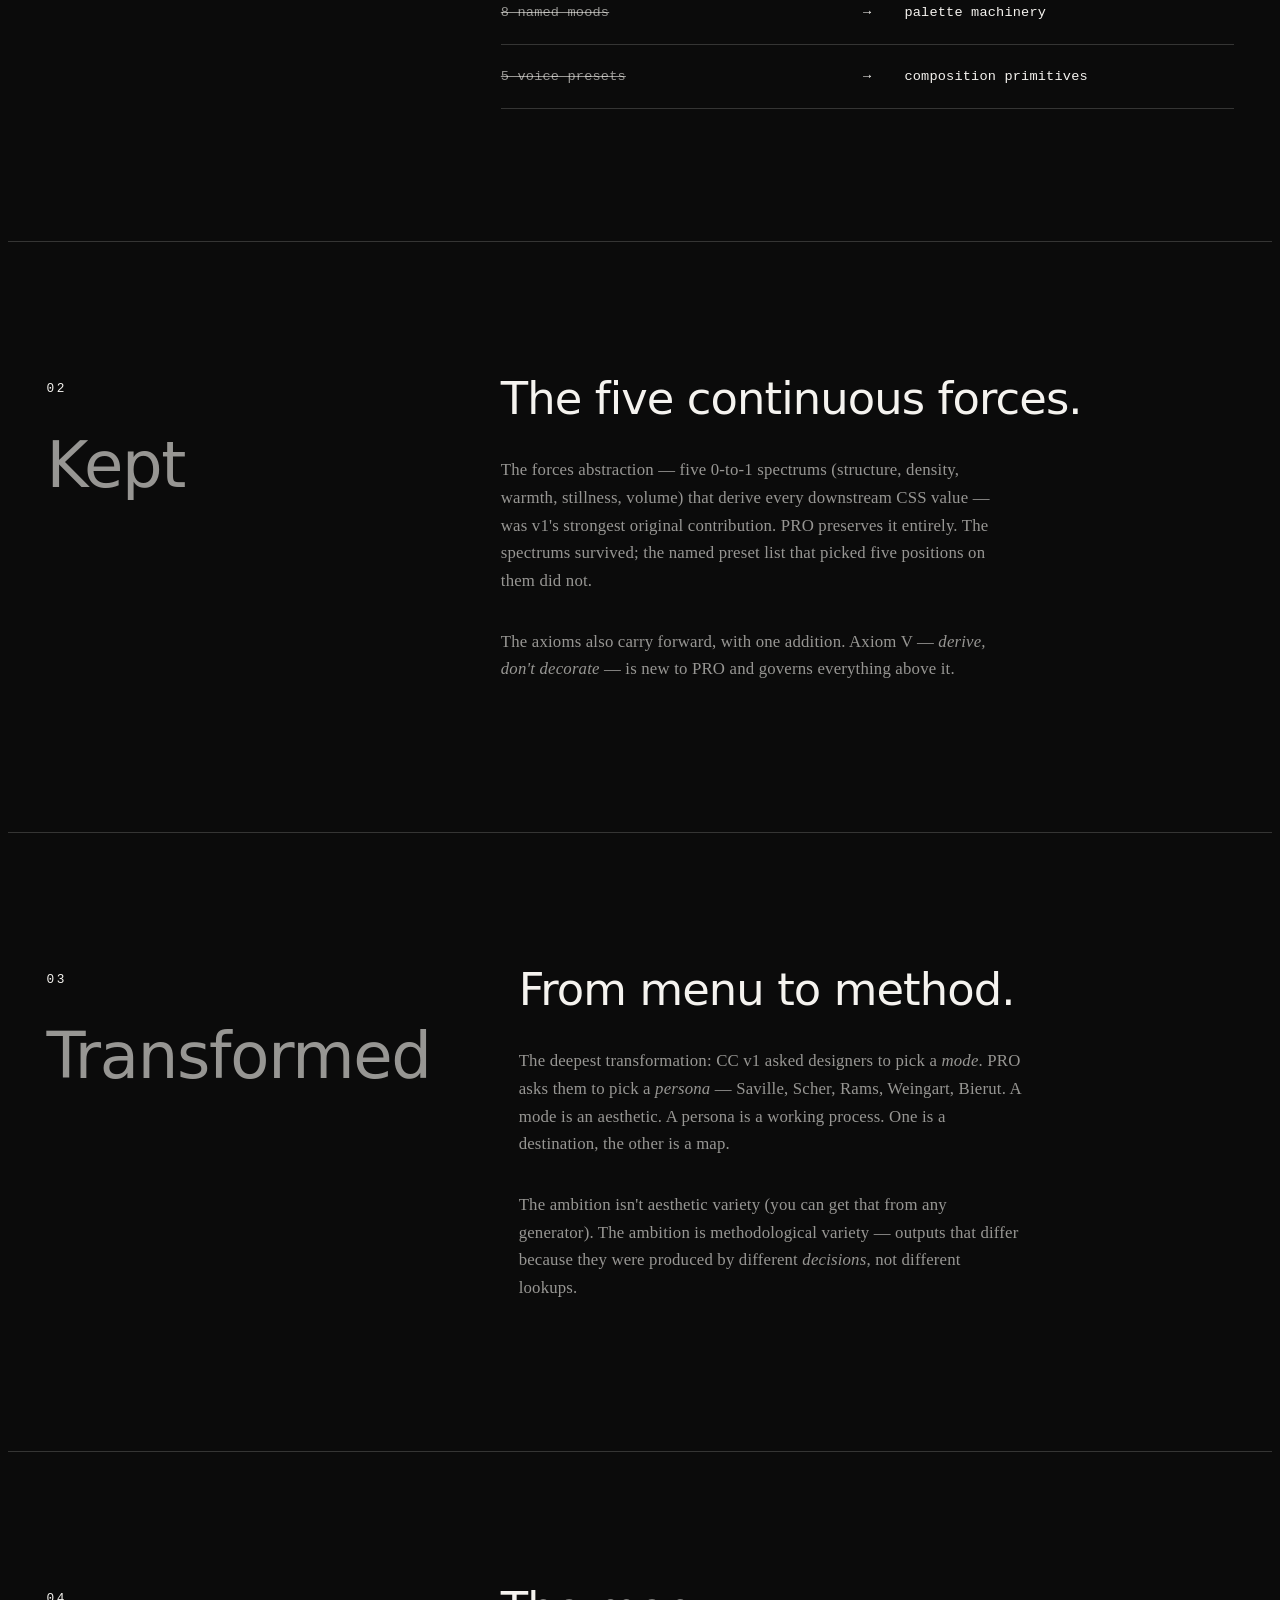
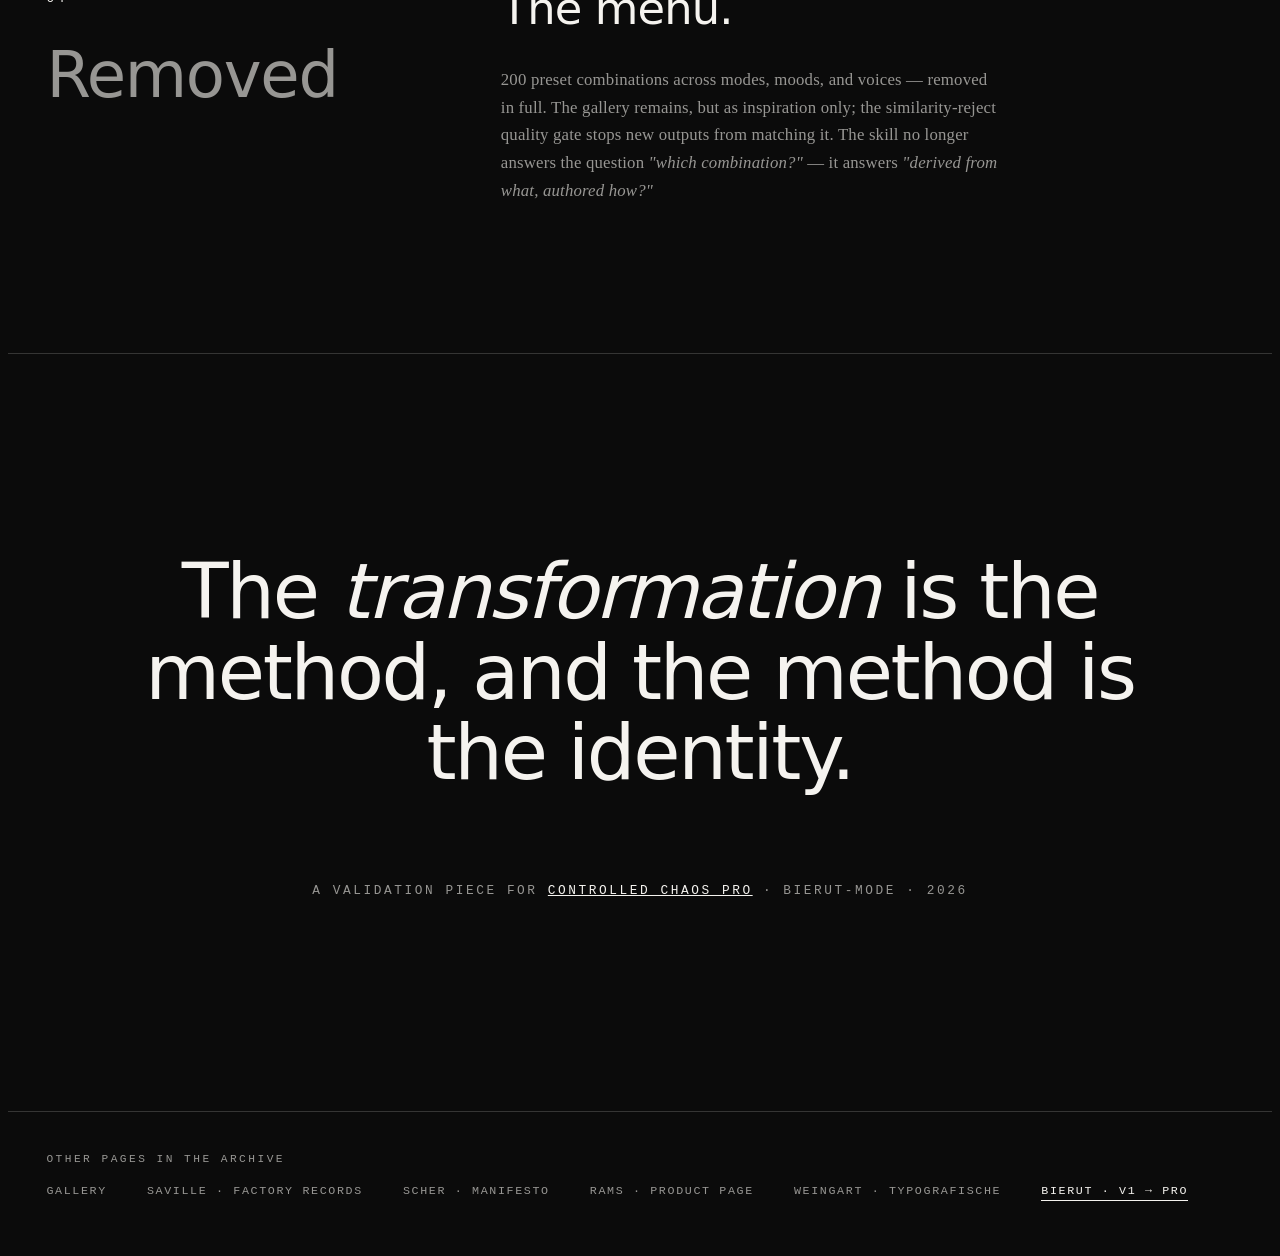
<file: examples/bierut-test/index.html>
<!doctype html>
<html lang="en" style="
  --force-structure: 0.85;
  --force-density: 0.5;
  --force-warmth: 0.35;
  --force-stillness: 0.65;
  --force-volume: 0.5;
">
<head>
  <meta charset="utf-8">
  <title>v1 → PRO — a Bierut-mode adaptive reuse · Controlled Chaos PRO</title>
  <meta name="viewport" content="width=device-width, initial-scale=1">

  <!--
    PERSONA: Bierut — adaptive reuse
    SUBJECT: The transformation of Controlled Chaos v1 into CC-PRO. The page
             documents the rebrand by performing it — v1 is the heritage.
    METHOD:  Audit heritage. Find fragments with good bones. Deconstruct.
             Recombine. Assert the present while descending from the past.

    PALETTE DERIVATION: sampled from CC v1's own forces.css commentary —
                        the amber/charcoal the skill shipped with — then
                        transformed (desaturated, shifted, cooled) to
                        indicate the new system.
    TYPE:               a 1980s Grotesque (the heritage face) paired with
                        Inter (the contemporary neutral). Two faces, visibly
                        different, in clear temporal dialog.
    MOTION CATEGORY:    narrative — scroll reveals the transformation
                        step by step. Old becomes new over time.
    MICROFEATURE:       letter-scramble morph on the wordmark
                        (v1 letters transform into PRO letters).
    DISCORD (Axiom II): the heritage swatch at the top — a small,
                        disciplined Rams-mode block showing v1's
                        actual tokens. Load-bearing because the
                        transformation is only legible with evidence.
  -->

  <style>
    :root {
      /* Transformed palette — v1's heritage amber/charcoal, desaturated + cooled */
      --color-bg: #1a1814;           /* transformed from v1 charcoal */
      --color-fg: #e8e2d0;           /* transformed from v1 paper */
      --color-accent: #d4a574;       /* transformed from v1 amber (desaturated) */
      --color-accent-heritage: #c75d2e; /* v1 amber untransformed — for the swatch */
      --color-muted: rgba(232, 226, 208, 0.55);
      --color-subtle: rgba(232, 226, 208, 0.08);
      --color-surface: rgba(232, 226, 208, 0.03);
      --color-border: rgba(232, 226, 208, 0.18);
      --color-discord: #e8e2d0;

      /* Two faces: 1980s Grotesque (heritage) + Inter (present) */
      --font-display: "Neue Haas Grotesk", "Helvetica Neue", Helvetica, sans-serif;
      --font-body: "Inter", "Söhne", system-ui, sans-serif;
      --font-accent: "JetBrains Mono", ui-monospace, monospace;
    }
  </style>

  <link rel="stylesheet" href="../../tokens/forces.css">
  <link rel="stylesheet" href="../../tokens/color.css">
  <link rel="stylesheet" href="../../tokens/typography.css">
  <link rel="stylesheet" href="../../tokens/layout.css">
  <link rel="stylesheet" href="../../tokens/motion.css">

  <style>
    body {
      background: var(--color-bg);
      color: var(--color-fg);
      font-family: var(--font-body);
    }

    /* Heritage swatch — the discord inset */
    .swatch {
      padding: var(--space-l) var(--gutter);
      border-bottom: 1px solid var(--color-border);
      display: grid;
      grid-template-columns: repeat(5, 1fr);
      gap: 0;
      background: var(--color-bg);
    }
    .swatch__cell {
      aspect-ratio: 1;
      display: flex;
      flex-direction: column;
      justify-content: flex-end;
      padding: var(--space-xs);
      font-family: var(--font-accent);
      font-size: 0.65rem;
      letter-spacing: 0.1em;
      text-transform: uppercase;
      color: rgba(0, 0, 0, 0.7);
    }

    /* Hero — the wordmark transformation */
    .hero {
      padding: var(--space-3xl) var(--gutter);
      min-height: 85vh;
      display: flex;
      flex-direction: column;
      justify-content: center;
      border-bottom: 1px solid var(--color-border);
    }

    .hero__mark {
      font-family: var(--font-display);
      font-size: clamp(4rem, 14vw, 14rem);
      font-weight: 300;
      letter-spacing: -0.04em;
      line-height: 0.9;
      margin: 0;
    }

    .hero__mark .from {
      color: var(--color-muted);
      text-decoration: line-through;
      text-decoration-thickness: 2px;
    }
    .hero__mark .to {
      color: var(--color-accent);
      font-weight: 700;
    }
    .hero__mark .arrow {
      color: var(--color-fg);
      padding: 0 0.3em;
      font-weight: 100;
    }

    .hero__meta {
      font-family: var(--font-accent);
      font-size: 0.85rem;
      letter-spacing: 0.18em;
      text-transform: uppercase;
      color: var(--color-muted);
      margin-top: var(--space-l);
    }

    /* Transformation sections — narrative reveal */
    .xf-section {
      padding: var(--space-2xl) var(--gutter);
      border-bottom: 1px solid var(--color-border);
      display: grid;
      grid-template-columns: 1fr 2fr;
      gap: var(--space-xl);
      max-width: 1400px;
      margin-inline: auto;
      width: 100%;
    }

    .xf-section__label {
      font-family: var(--font-accent);
      font-size: 0.8rem;
      letter-spacing: 0.2em;
      text-transform: uppercase;
      color: var(--color-accent);
    }

    .xf-section__num {
      font-family: var(--font-display);
      font-size: 4rem;
      font-weight: 300;
      letter-spacing: -0.02em;
      color: var(--color-muted);
      margin-top: var(--space-s);
    }

    .xf-section__body h2 {
      font-family: var(--font-display);
      font-size: clamp(1.8rem, 3.5vw, 3rem);
      font-weight: 400;
      letter-spacing: -0.02em;
      line-height: 1.1;
      margin: 0 0 var(--space-m);
      color: var(--color-fg);
    }

    .xf-section__body h2 em {
      color: var(--color-accent);
      font-style: normal;
    }

    .xf-section__body p {
      font-family: var(--font-body);
      font-size: 1.05rem;
      line-height: 1.65;
      color: var(--color-muted);
      max-width: 60ch;
    }

    .xf-section__body p + p { margin-top: var(--space-m); }

    .xf-list {
      list-style: none;
      padding: 0;
      margin: var(--space-m) 0 0 0;
    }
    .xf-list li {
      display: grid;
      grid-template-columns: 1fr auto 1fr;
      gap: var(--space-m);
      align-items: baseline;
      padding: var(--space-s) 0;
      border-top: 1px solid var(--color-border);
      font-family: var(--font-accent);
      font-size: 0.85rem;
    }
    .xf-list li:last-child { border-bottom: 1px solid var(--color-border); }
    .xf-list .was {
      color: var(--color-muted);
      text-decoration: line-through;
    }
    .xf-list .arrow { color: var(--color-accent); }
    .xf-list .now { color: var(--color-fg); }

    /* Closing — the assertion of the present */
    .closing {
      padding: var(--space-3xl) var(--gutter);
      text-align: center;
    }
    .closing h2 {
      font-family: var(--font-display);
      font-size: clamp(2.5rem, 6vw, 5rem);
      font-weight: 300;
      letter-spacing: -0.03em;
      line-height: 1.05;
      margin: 0 auto;
      max-width: 22ch;
    }
    .closing h2 em {
      color: var(--color-accent);
      font-style: italic;
    }

    .closing__meta {
      font-family: var(--font-accent);
      font-size: 0.8rem;
      letter-spacing: 0.2em;
      text-transform: uppercase;
      color: var(--color-muted);
      margin-top: var(--space-xl);
    }

    .closing__meta a {
      color: var(--color-accent);
      text-decoration: underline;
    }

    @media (max-width: 768px) {
      .xf-section { grid-template-columns: 1fr; gap: var(--space-m); }
      .xf-list li { grid-template-columns: 1fr; gap: var(--space-2xs); }
      .swatch { grid-template-columns: repeat(2, 1fr); }
    }
  </style>
</head>

<body>

  <!-- DISCORD — the heritage swatch. Disciplined Rams-mode inset. -->
  <section class="swatch" aria-label="Heritage tokens from Controlled Chaos v1">
    <div class="swatch__cell" style="background: #0b0b0b; color: #f5f3ef;">v1 · void</div>
    <div class="swatch__cell" style="background: #1e2a3a; color: #f5b041;">v1 · dusk</div>
    <div class="swatch__cell" style="background: #c75d2e; color: #fff;">v1 · blaze</div>
    <div class="swatch__cell" style="background: #7d8471; color: #1a1814;">v1 · earth</div>
    <div class="swatch__cell" style="background: #4a4a4a; color: #e8e2d0;">v1 · concrete</div>
  </section>

  <!-- HERO — the wordmark transformation -->
  <section class="hero">
    <h1 class="hero__mark m-reveal">
      <span class="from">v1</span><span class="arrow">→</span><span class="to">PRO</span>
    </h1>
    <p class="hero__meta m-reveal">An adaptive reuse · Bierut-mode · 2026</p>
  </section>

  <!-- TRANSFORMATION 01 — the audit -->
  <section class="xf-section">
    <div class="m-reveal">
      <span class="xf-section__label">01</span>
      <div class="xf-section__num">Audit</div>
    </div>
    <div class="xf-section__body m-reveal">
      <h2>What v1 <em>already owned</em>.</h2>
      <p>
        Controlled Chaos v1 shipped with five aesthetic modes, eight mood palettes, five typographic voices, a continuous forces framework, and an axiom set. Before PRO, we audited every asset for structural integrity.
      </p>
      <ul class="xf-list">
        <li><span class="was">200 combinations</span><span class="arrow">→</span><span class="now">5 authorial methods</span></li>
        <li><span class="was">lookup-by-menu</span><span class="arrow">→</span><span class="now">derivation-by-subject</span></li>
        <li><span class="was">8 named moods</span><span class="arrow">→</span><span class="now">palette machinery</span></li>
        <li><span class="was">5 voice presets</span><span class="arrow">→</span><span class="now">composition primitives</span></li>
      </ul>
    </div>
  </section>

  <!-- TRANSFORMATION 02 — what we kept -->
  <section class="xf-section">
    <div class="m-reveal">
      <span class="xf-section__label">02</span>
      <div class="xf-section__num">Kept</div>
    </div>
    <div class="xf-section__body m-reveal">
      <h2>The <em>five continuous forces</em>.</h2>
      <p>
        The forces abstraction — five 0-to-1 spectrums (structure, density, warmth, stillness, volume) that derive every downstream CSS value — was v1's strongest original contribution. PRO preserves it entirely. The spectrums survived; the named preset list that picked five positions on them did not.
      </p>
      <p>
        The axioms also carry forward, with one addition. Axiom V — <em>derive, don't decorate</em> — is new to PRO and governs everything above it.
      </p>
    </div>
  </section>

  <!-- TRANSFORMATION 03 — what we transformed -->
  <section class="xf-section">
    <div class="m-reveal">
      <span class="xf-section__label">03</span>
      <div class="xf-section__num">Transformed</div>
    </div>
    <div class="xf-section__body m-reveal">
      <h2>From menu to <em>method</em>.</h2>
      <p>
        The deepest transformation: CC v1 asked designers to pick a <em>mode</em>. PRO asks them to pick a <em>persona</em> — Saville, Scher, Rams, Weingart, Bierut. A mode is an aesthetic. A persona is a working process. One is a destination, the other is a map.
      </p>
      <p>
        The ambition isn't aesthetic variety (you can get that from any generator). The ambition is methodological variety — outputs that differ because they were produced by different <em>decisions</em>, not different lookups.
      </p>
    </div>
  </section>

  <!-- TRANSFORMATION 04 — what we removed -->
  <section class="xf-section">
    <div class="m-reveal">
      <span class="xf-section__label">04</span>
      <div class="xf-section__num">Removed</div>
    </div>
    <div class="xf-section__body m-reveal">
      <h2>The <em>menu</em>.</h2>
      <p>
        200 preset combinations across modes, moods, and voices — removed in full. The gallery remains, but as inspiration only; the similarity-reject quality gate stops new outputs from matching it. The skill no longer answers the question <em>"which combination?"</em> — it answers <em>"derived from what, authored how?"</em>
      </p>
    </div>
  </section>

  <!-- CLOSING — the assertion -->
  <section class="closing">
    <h2 class="m-reveal">
      The <em>transformation</em> is the method, and the method is the identity.
    </h2>
    <p class="closing__meta m-reveal">
      A validation piece for <a href="../../SKILL.md">Controlled Chaos PRO</a> &middot; Bierut-mode &middot; 2026
    </p>
  </section>

  <script>
    const io = new IntersectionObserver((entries) => {
      entries.forEach(entry => {
        if (entry.isIntersecting) entry.target.classList.add('--visible');
      });
    }, { threshold: 0.15, rootMargin: '0px 0px -10% 0px' });

    document.querySelectorAll('.m-reveal, .m-stagger, .m-clip-up, .m-scale-in')
      .forEach(el => io.observe(el));
  </script>
  <nav aria-label="Archive navigation" class="archive-nav">
    <style>
      .archive-nav {
        padding: 2.5rem var(--gutter, 2rem) 3rem;
        border-top: 1px solid var(--color-border);
      }
      .archive-nav__label {
        font-family: var(--font-accent, ui-monospace, monospace);
        font-size: 0.7rem;
        letter-spacing: 0.22em;
        text-transform: uppercase;
        color: var(--color-muted);
        margin: 0 0 1rem;
      }
      .archive-nav__list {
        list-style: none; padding: 0; margin: 0;
        display: flex; flex-wrap: wrap;
        gap: 1rem 2.5rem;
        font-family: var(--font-accent, ui-monospace, monospace);
        font-size: 0.73rem;
        letter-spacing: 0.14em;
        text-transform: uppercase;
      }
      .archive-nav__list a {
        color: var(--color-muted);
        text-decoration: none;
        border-bottom: 1px solid transparent;
        padding-bottom: 2px;
        transition: color 200ms ease-out, border-color 200ms ease-out;
      }
      .archive-nav__list a:hover {
        color: var(--color-accent);
        border-bottom-color: var(--color-accent);
      }
      .archive-nav__list .current {
        color: var(--color-fg);
        border-bottom: 1px solid var(--color-fg);
        pointer-events: none;
      }
    </style>
    <p class="archive-nav__label">Other pages in the archive</p>
    <ul class="archive-nav__list">
      <li><a href="../../gallery/index.html">Gallery</a></li>
      <li><a href="../saville-test/index.html">Saville · Factory Records</a></li>
      <li><a href="../scher-test/index.html">Scher · Manifesto</a></li>
      <li><a href="../rams-test/index.html">Rams · Product page</a></li>
      <li><a href="../weingart-test/index.html">Weingart · Typografische</a></li>
      <li><a href="./index.html" class="current">Bierut · v1 → PRO</a></li>
    </ul>
  </nav>

</body>
</html>
</file>
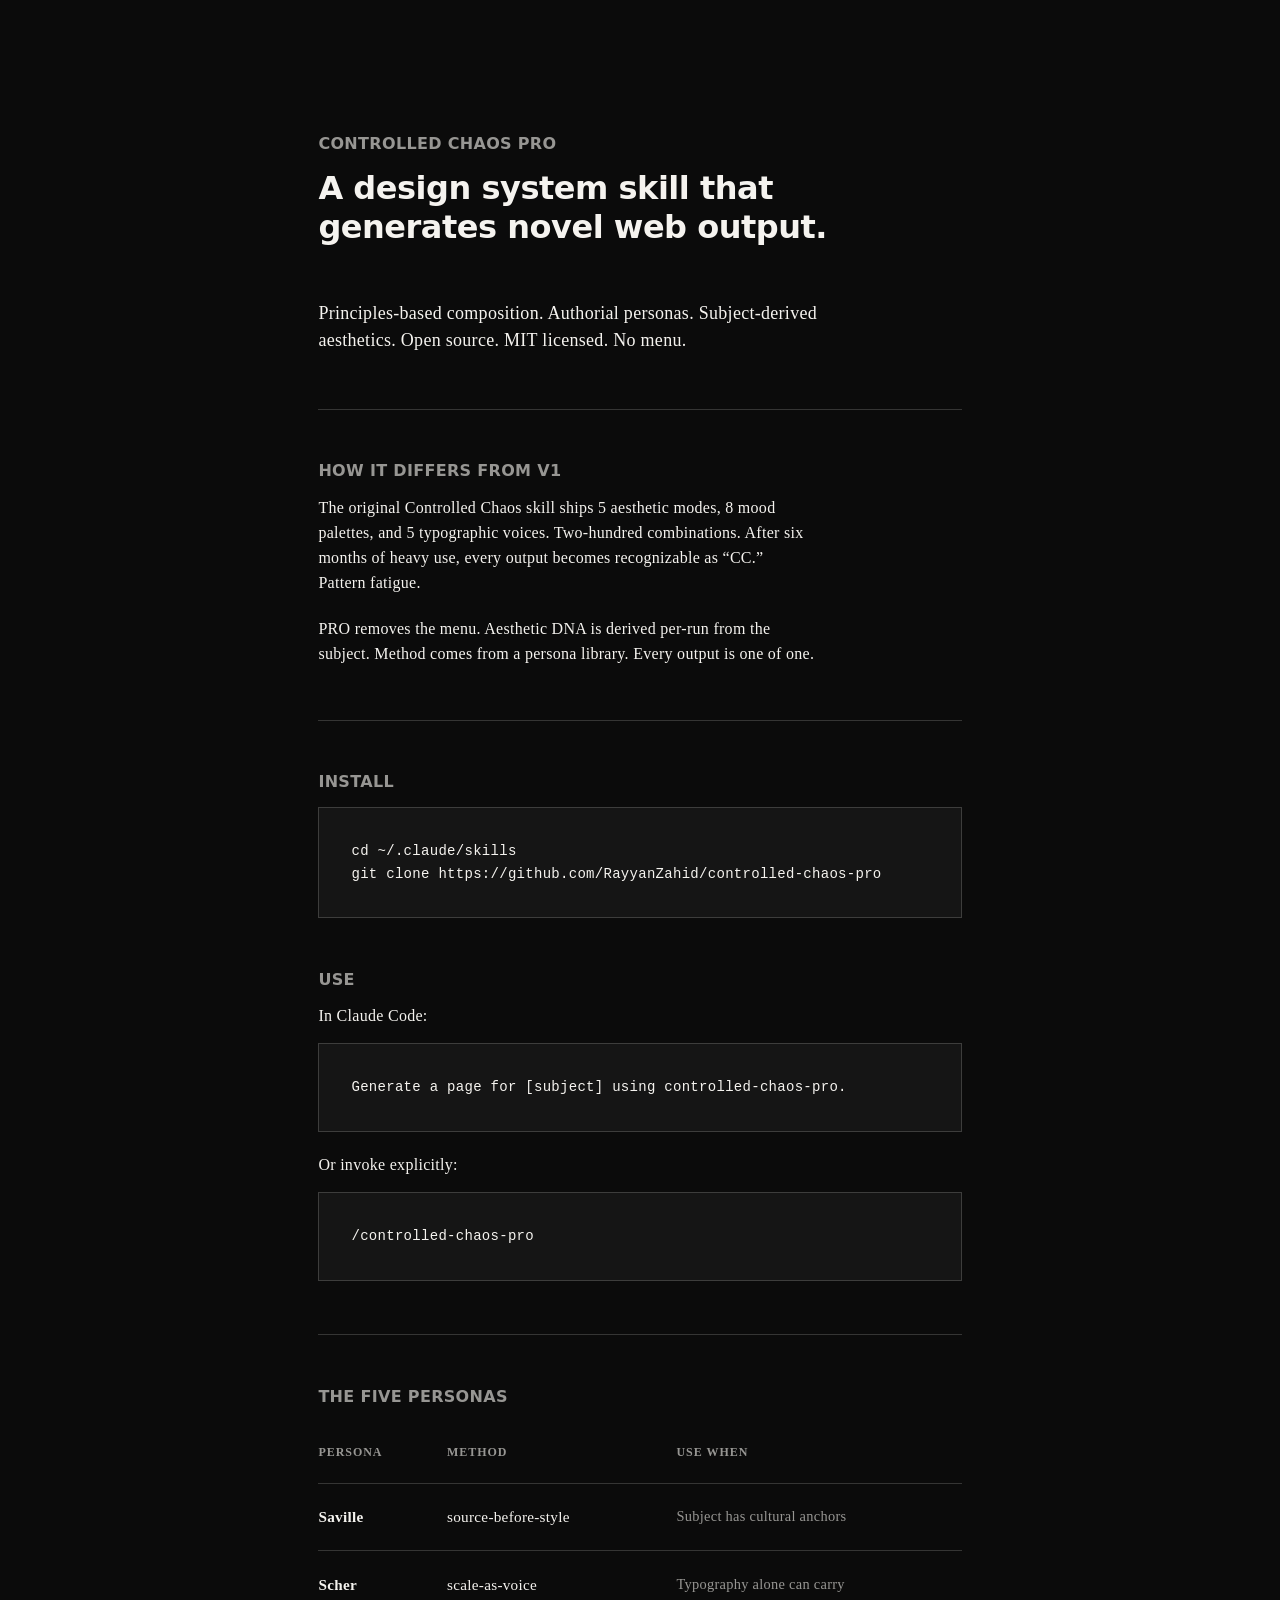
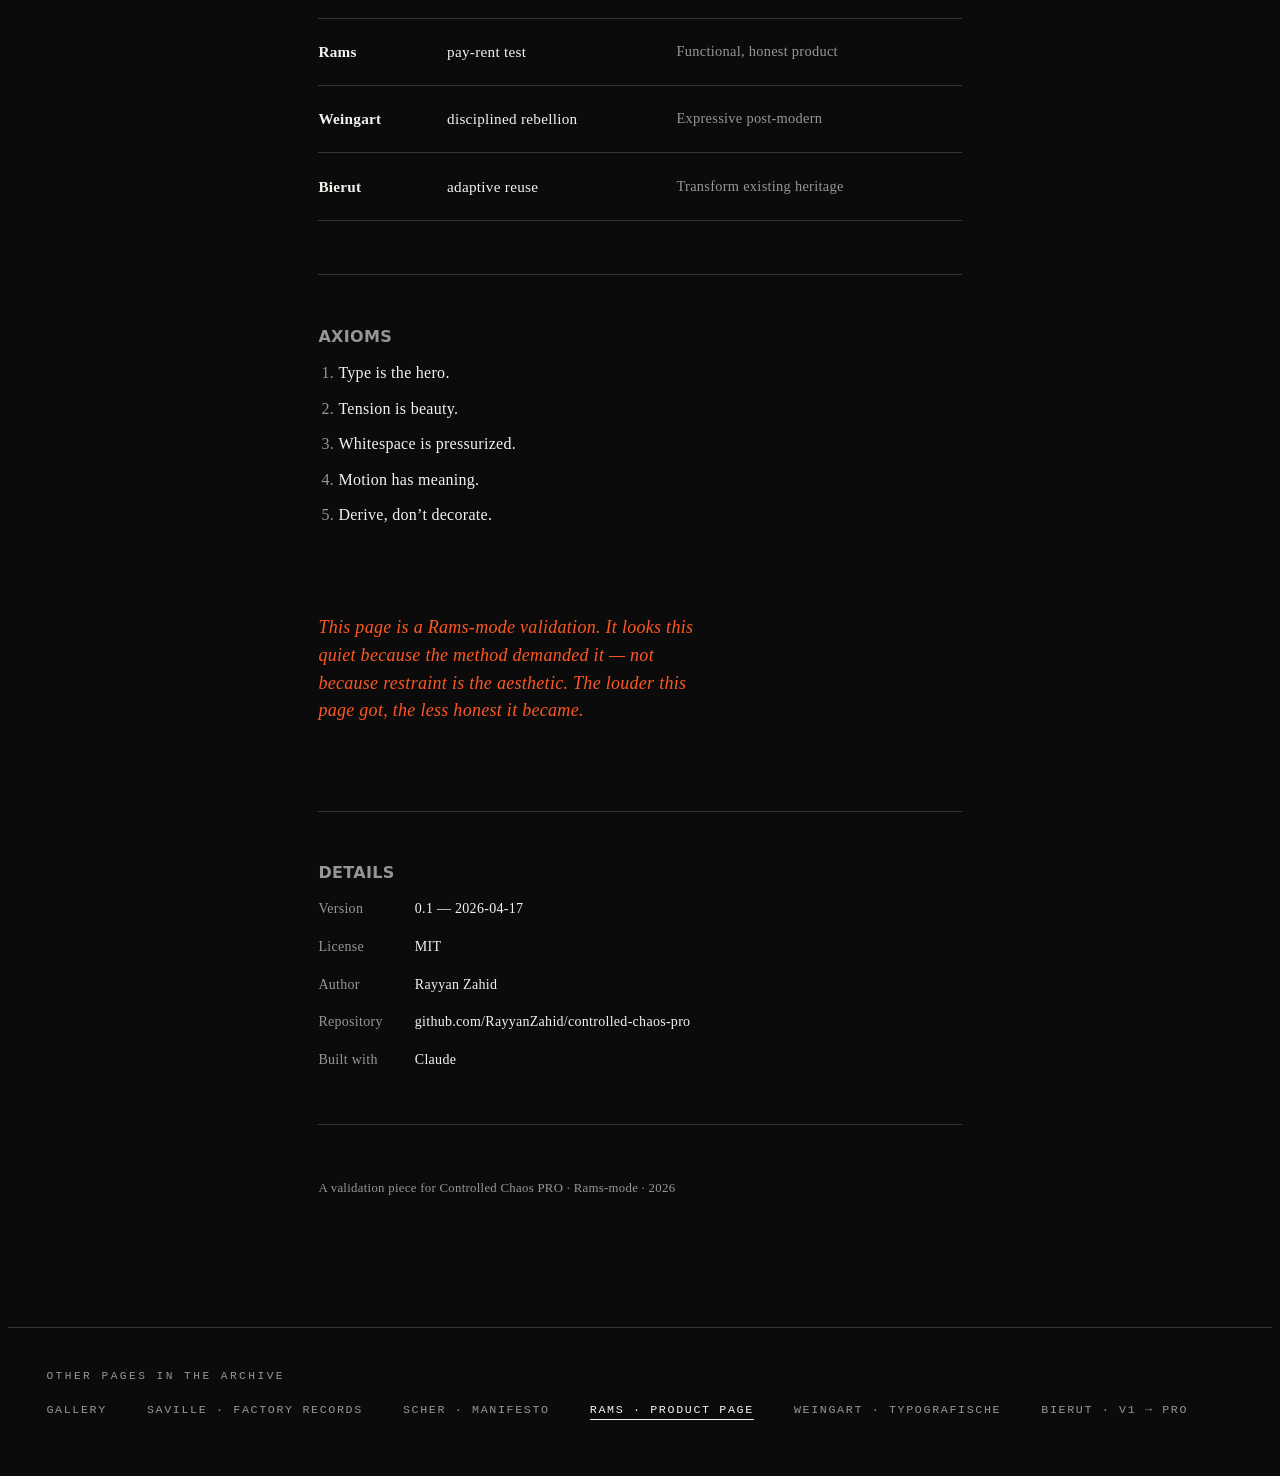
<file: examples/rams-test/index.html>
<!doctype html>
<html lang="en" style="
  --force-structure: 0.98;
  --force-density: 0.55;
  --force-warmth: 0.05;
  --force-stillness: 0.95;
  --force-volume: 0.1;
">
<head>
  <meta charset="utf-8">
  <title>Controlled Chaos PRO · a design system skill</title>
  <meta name="viewport" content="width=device-width, initial-scale=1">
  <meta name="description" content="Controlled Chaos PRO — a principles-based design system for generating novel web output. Open source. MIT licensed.">

  <!--
    PERSONA: Rams — pay-rent test
    SUBJECT: Controlled Chaos PRO's own product page
    METHOD:  Strip to essence. Every element earns its presence.
             Monochromatic. One typeface. No decoration.

    PALETTE DERIVATION: near-monochromatic. One neutral interactive accent.
                        White-ground industrial, like a Braun product catalog.
    TYPE ERA:           system-grotesque. Honest, industrial, readable.
    MOTION CATEGORY:    reactive only — hover feedback, link underlines.
                        No ambient. No punctuating. No narrative.
    MICROFEATURE:       NONE. The discipline IS the craft (per personas/rams.md).
    DISCORD (Axiom II): ONE italic sentence (subject-italic) where the voice
                        drops the mechanical tone for a single opinion.
                        Load-bearing because even Rams had opinions.
  -->

  <style>
    :root {
      /* Near-monochromatic — white ground, near-black foreground */
      --color-bg: #fafafa;
      --color-fg: #0e0e0e;
      --color-accent: #2d5a8c;  /* one neutral blue for interactive states only */
      --color-muted: #707070;
      --color-subtle: rgba(14, 14, 14, 0.05);
      --color-surface: #f0f0f0;
      --color-border: rgba(14, 14, 14, 0.15);
      --color-discord: #2d5a8c;

      /* ONE typeface family. System fallback only. */
      --font-display: "Inter", "Söhne", "Helvetica Neue", system-ui, sans-serif;
      --font-body: "Inter", "Söhne", "Helvetica Neue", system-ui, sans-serif;
      --font-accent: "JetBrains Mono", ui-monospace, "SF Mono", monospace;
    }
  </style>

  <link rel="stylesheet" href="../../tokens/forces.css">
  <link rel="stylesheet" href="../../tokens/color.css">
  <link rel="stylesheet" href="../../tokens/typography.css">
  <link rel="stylesheet" href="../../tokens/layout.css">
  <link rel="stylesheet" href="../../tokens/motion.css">

  <style>
    body {
      background: var(--color-bg);
      color: var(--color-fg);
      font-family: var(--font-body);
      font-size: 16px;
      line-height: 1.55;
      -webkit-font-smoothing: antialiased;
    }

    .page {
      max-width: 720px;
      margin-inline: auto;
      padding: var(--space-2xl) var(--gutter);
    }

    .page > * + * {
      margin-top: var(--space-l);
    }

    /* Heading — three sizes total, per Rams method */
    h1 {
      font-size: 2rem;
      font-weight: 600;
      line-height: 1.2;
      letter-spacing: -0.015em;
      margin: 0;
    }

    h2 {
      font-size: 1rem;
      font-weight: 600;
      letter-spacing: 0.02em;
      text-transform: uppercase;
      color: var(--color-muted);
      margin: 0 0 var(--space-xs) 0;
    }

    p {
      margin: 0;
      max-width: 62ch;
    }

    .intro {
      font-size: 1.125rem;
      line-height: 1.55;
      color: var(--color-fg);
    }

    hr {
      border: 0;
      border-top: 1px solid var(--color-border);
      margin: 0;
    }

    /* Code — monospace, subtle surface */
    pre, code {
      font-family: var(--font-accent);
      font-size: 0.875rem;
    }

    pre {
      background: var(--color-surface);
      padding: var(--space-m);
      overflow-x: auto;
      border: 1px solid var(--color-border);
      line-height: 1.6;
    }

    code {
      background: var(--color-subtle);
      padding: 2px 5px;
    }

    pre code {
      background: none;
      padding: 0;
    }

    /* Links — reactive feedback only */
    a {
      color: var(--color-accent);
      text-decoration: none;
      border-bottom: 1px solid transparent;
      transition: border-color 180ms ease-out;
    }
    a:hover {
      border-bottom-color: var(--color-accent);
    }

    /* Personas table — dense, honest */
    table {
      width: 100%;
      border-collapse: collapse;
      font-size: 0.95rem;
    }
    th, td {
      text-align: left;
      padding: var(--space-s) var(--space-m) var(--space-s) 0;
      border-bottom: 1px solid var(--color-border);
      vertical-align: top;
    }
    th {
      font-weight: 600;
      font-size: 0.75rem;
      letter-spacing: 0.08em;
      text-transform: uppercase;
      color: var(--color-muted);
    }
    td:first-child {
      font-weight: 600;
      width: 20%;
    }
    td:last-child {
      color: var(--color-muted);
      font-size: 0.9rem;
    }

    /* Footnote list */
    ol {
      padding-left: 1.25rem;
      margin: 0;
    }
    ol li {
      margin-bottom: var(--space-2xs);
    }
    ol li::marker {
      color: var(--color-muted);
      font-variant-numeric: tabular-nums;
    }

    /* DISCORD — one italic sentence, load-bearing */
    .discord {
      font-family: Georgia, "Iowan Old Style", serif;
      font-style: italic;
      font-size: 1.125rem;
      line-height: 1.55;
      color: var(--color-discord);
      padding-left: 0;
      margin-block: var(--space-xl);
      max-width: 42ch;
    }

    /* Footer — minimal */
    footer {
      font-size: 0.8rem;
      color: var(--color-muted);
      padding-top: var(--space-l);
      border-top: 1px solid var(--color-border);
    }

    footer a {
      color: var(--color-muted);
    }

    .meta-grid {
      display: grid;
      grid-template-columns: max-content 1fr;
      gap: var(--space-xs) var(--space-m);
      font-size: 0.875rem;
    }
    .meta-grid dt {
      color: var(--color-muted);
      font-weight: 500;
    }
    .meta-grid dd {
      margin: 0;
    }
  </style>
</head>

<body>

  <main class="page">

    <!-- ========== WHAT IT IS ========== -->
    <div>
      <h2>Controlled Chaos PRO</h2>
      <h1>A design system skill that generates novel web output.</h1>
    </div>

    <p class="intro">
      Principles-based composition. Authorial personas. Subject-derived aesthetics. Open source. MIT licensed. No menu.
    </p>

    <hr>

    <!-- ========== HOW IT DIFFERS ========== -->
    <div>
      <h2>How it differs from v1</h2>
      <p>
        The original <a href="https://github.com/RayyanZahid/controlled-chaos">Controlled Chaos</a> skill ships 5 aesthetic modes, 8 mood palettes, and 5 typographic voices. Two-hundred combinations. After six months of heavy use, every output becomes recognizable as &ldquo;CC.&rdquo; Pattern fatigue.
      </p>
      <p style="margin-top: var(--space-s);">
        PRO removes the menu. Aesthetic DNA is derived per-run from the subject. Method comes from a persona library. Every output is one of one.
      </p>
    </div>

    <hr>

    <!-- ========== INSTALL ========== -->
    <div>
      <h2>Install</h2>
      <pre><code>cd ~/.claude/skills
git clone https://github.com/RayyanZahid/controlled-chaos-pro</code></pre>
    </div>

    <!-- ========== USE ========== -->
    <div>
      <h2>Use</h2>
      <p>In Claude Code:</p>
      <pre><code>Generate a page for [subject] using controlled-chaos-pro.</code></pre>
      <p style="margin-top: var(--space-s);">Or invoke explicitly:</p>
      <pre><code>/controlled-chaos-pro</code></pre>
    </div>

    <hr>

    <!-- ========== THE PERSONAS ========== -->
    <div>
      <h2>The five personas</h2>
      <table>
        <thead>
          <tr>
            <th>Persona</th>
            <th>Method</th>
            <th>Use when</th>
          </tr>
        </thead>
        <tbody>
          <tr>
            <td>Saville</td>
            <td>source-before-style</td>
            <td>Subject has cultural anchors</td>
          </tr>
          <tr>
            <td>Scher</td>
            <td>scale-as-voice</td>
            <td>Typography alone can carry</td>
          </tr>
          <tr>
            <td>Rams</td>
            <td>pay-rent test</td>
            <td>Functional, honest product</td>
          </tr>
          <tr>
            <td>Weingart</td>
            <td>disciplined rebellion</td>
            <td>Expressive post-modern</td>
          </tr>
          <tr>
            <td>Bierut</td>
            <td>adaptive reuse</td>
            <td>Transform existing heritage</td>
          </tr>
        </tbody>
      </table>
    </div>

    <hr>

    <!-- ========== AXIOMS ========== -->
    <div>
      <h2>Axioms</h2>
      <ol>
        <li>Type is the hero.</li>
        <li>Tension is beauty.</li>
        <li>Whitespace is pressurized.</li>
        <li>Motion has meaning.</li>
        <li>Derive, don&rsquo;t decorate.</li>
      </ol>
    </div>

    <!-- ========== DISCORD — the one italic sentence ========== -->
    <p class="discord">
      This page is a Rams-mode validation. It looks this quiet because the method demanded it &mdash; not because restraint is the aesthetic. The louder this page got, the less honest it became.
    </p>

    <hr>

    <!-- ========== CREDITS / META ========== -->
    <div>
      <h2>Details</h2>
      <dl class="meta-grid">
        <dt>Version</dt>       <dd>0.1 &mdash; 2026-04-17</dd>
        <dt>License</dt>       <dd>MIT</dd>
        <dt>Author</dt>        <dd><a href="https://www.linkedin.com/in/rayyanzahid">Rayyan Zahid</a></dd>
        <dt>Repository</dt>    <dd><a href="https://github.com/RayyanZahid/controlled-chaos-pro">github.com/RayyanZahid/controlled-chaos-pro</a></dd>
        <dt>Built with</dt>    <dd>Claude</dd>
      </dl>
    </div>

    <footer>
      <p>A validation piece for <a href="../../SKILL.md">Controlled Chaos PRO</a> &middot; Rams-mode &middot; 2026</p>
    </footer>

  </main>
  <nav aria-label="Archive navigation" class="archive-nav">
    <style>
      .archive-nav {
        padding: 2.5rem var(--gutter, 2rem) 3rem;
        border-top: 1px solid var(--color-border);
      }
      .archive-nav__label {
        font-family: var(--font-accent, ui-monospace, monospace);
        font-size: 0.7rem;
        letter-spacing: 0.22em;
        text-transform: uppercase;
        color: var(--color-muted);
        margin: 0 0 1rem;
      }
      .archive-nav__list {
        list-style: none; padding: 0; margin: 0;
        display: flex; flex-wrap: wrap;
        gap: 1rem 2.5rem;
        font-family: var(--font-accent, ui-monospace, monospace);
        font-size: 0.73rem;
        letter-spacing: 0.14em;
        text-transform: uppercase;
      }
      .archive-nav__list a {
        color: var(--color-muted);
        text-decoration: none;
        border-bottom: 1px solid transparent;
        padding-bottom: 2px;
        transition: color 200ms ease-out, border-color 200ms ease-out;
      }
      .archive-nav__list a:hover {
        color: var(--color-accent);
        border-bottom-color: var(--color-accent);
      }
      .archive-nav__list .current {
        color: var(--color-fg);
        border-bottom: 1px solid var(--color-fg);
        pointer-events: none;
      }
    </style>
    <p class="archive-nav__label">Other pages in the archive</p>
    <ul class="archive-nav__list">
      <li><a href="../../gallery/index.html">Gallery</a></li>
      <li><a href="../saville-test/index.html">Saville · Factory Records</a></li>
      <li><a href="../scher-test/index.html">Scher · Manifesto</a></li>
      <li><a href="./index.html" class="current">Rams · Product page</a></li>
      <li><a href="../weingart-test/index.html">Weingart · Typografische</a></li>
      <li><a href="../bierut-test/index.html">Bierut · v1 → PRO</a></li>
    </ul>
  </nav>

</body>
</html>
</file>
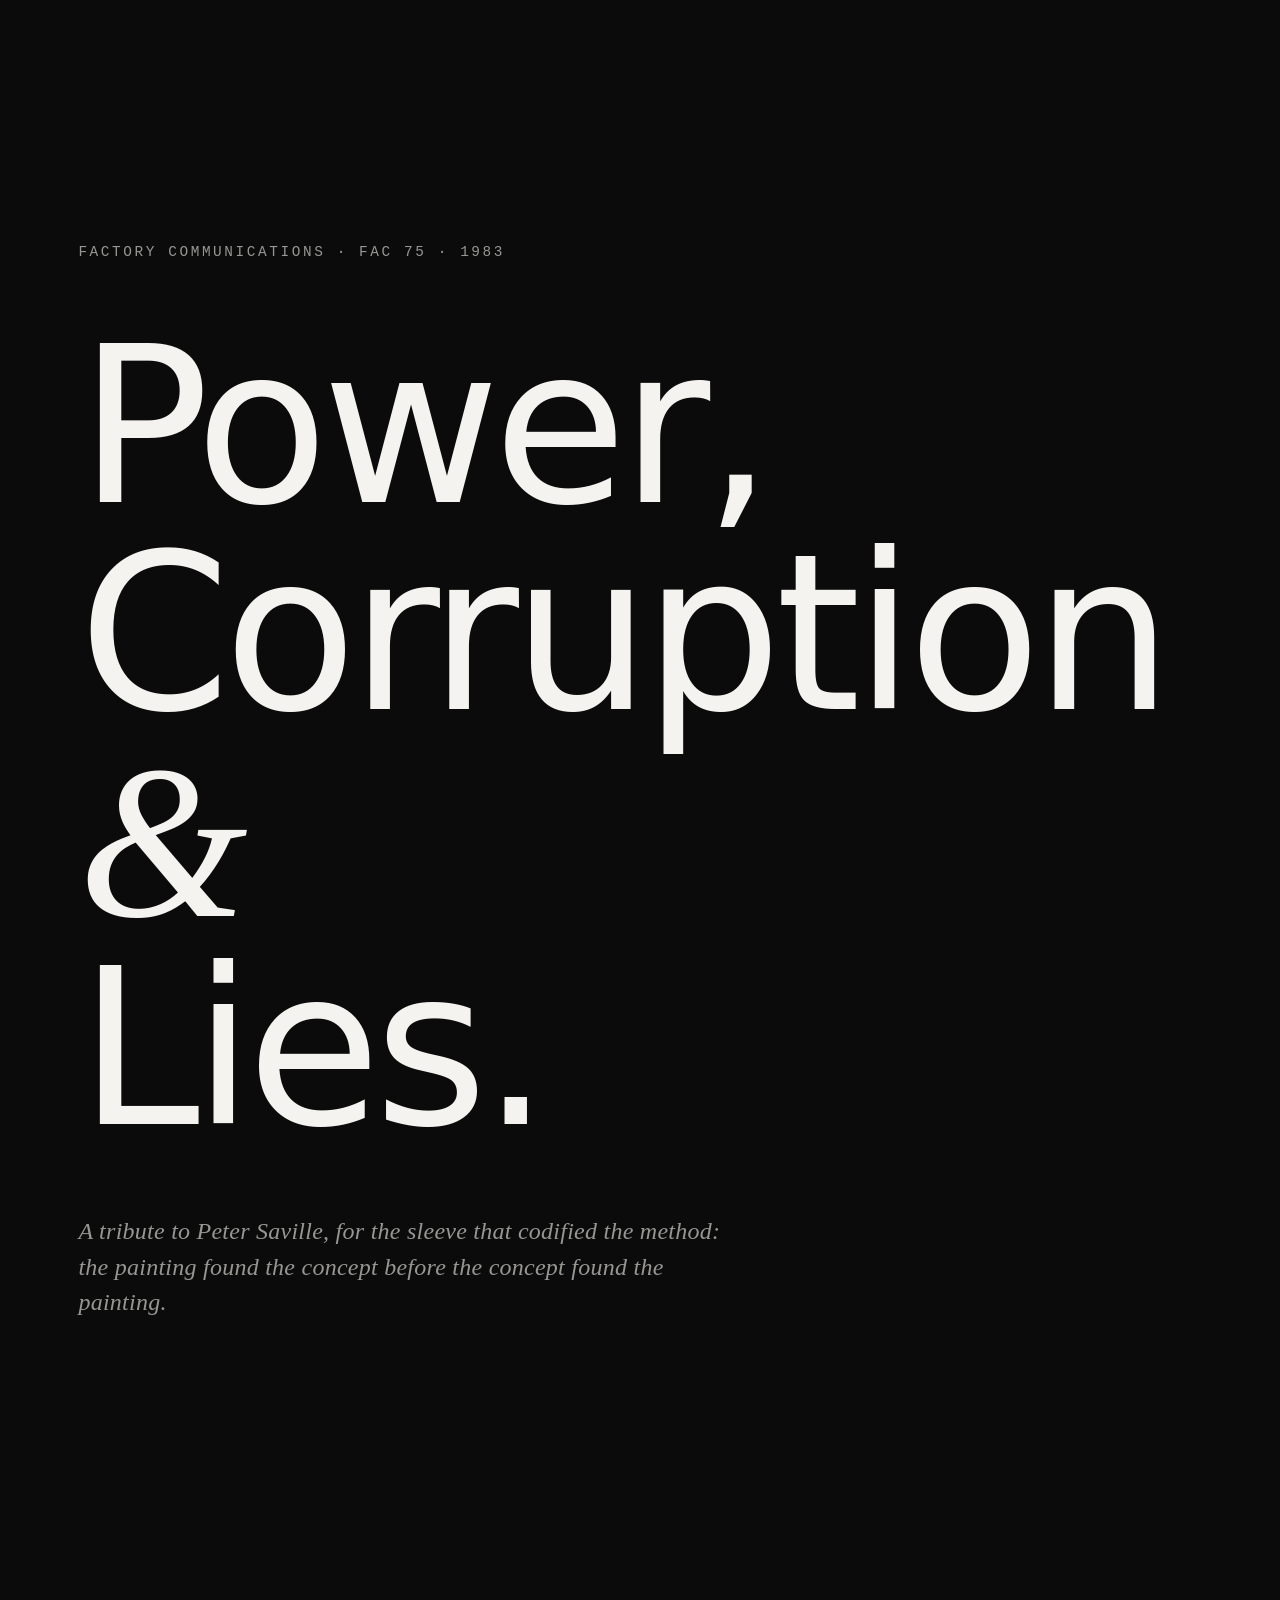
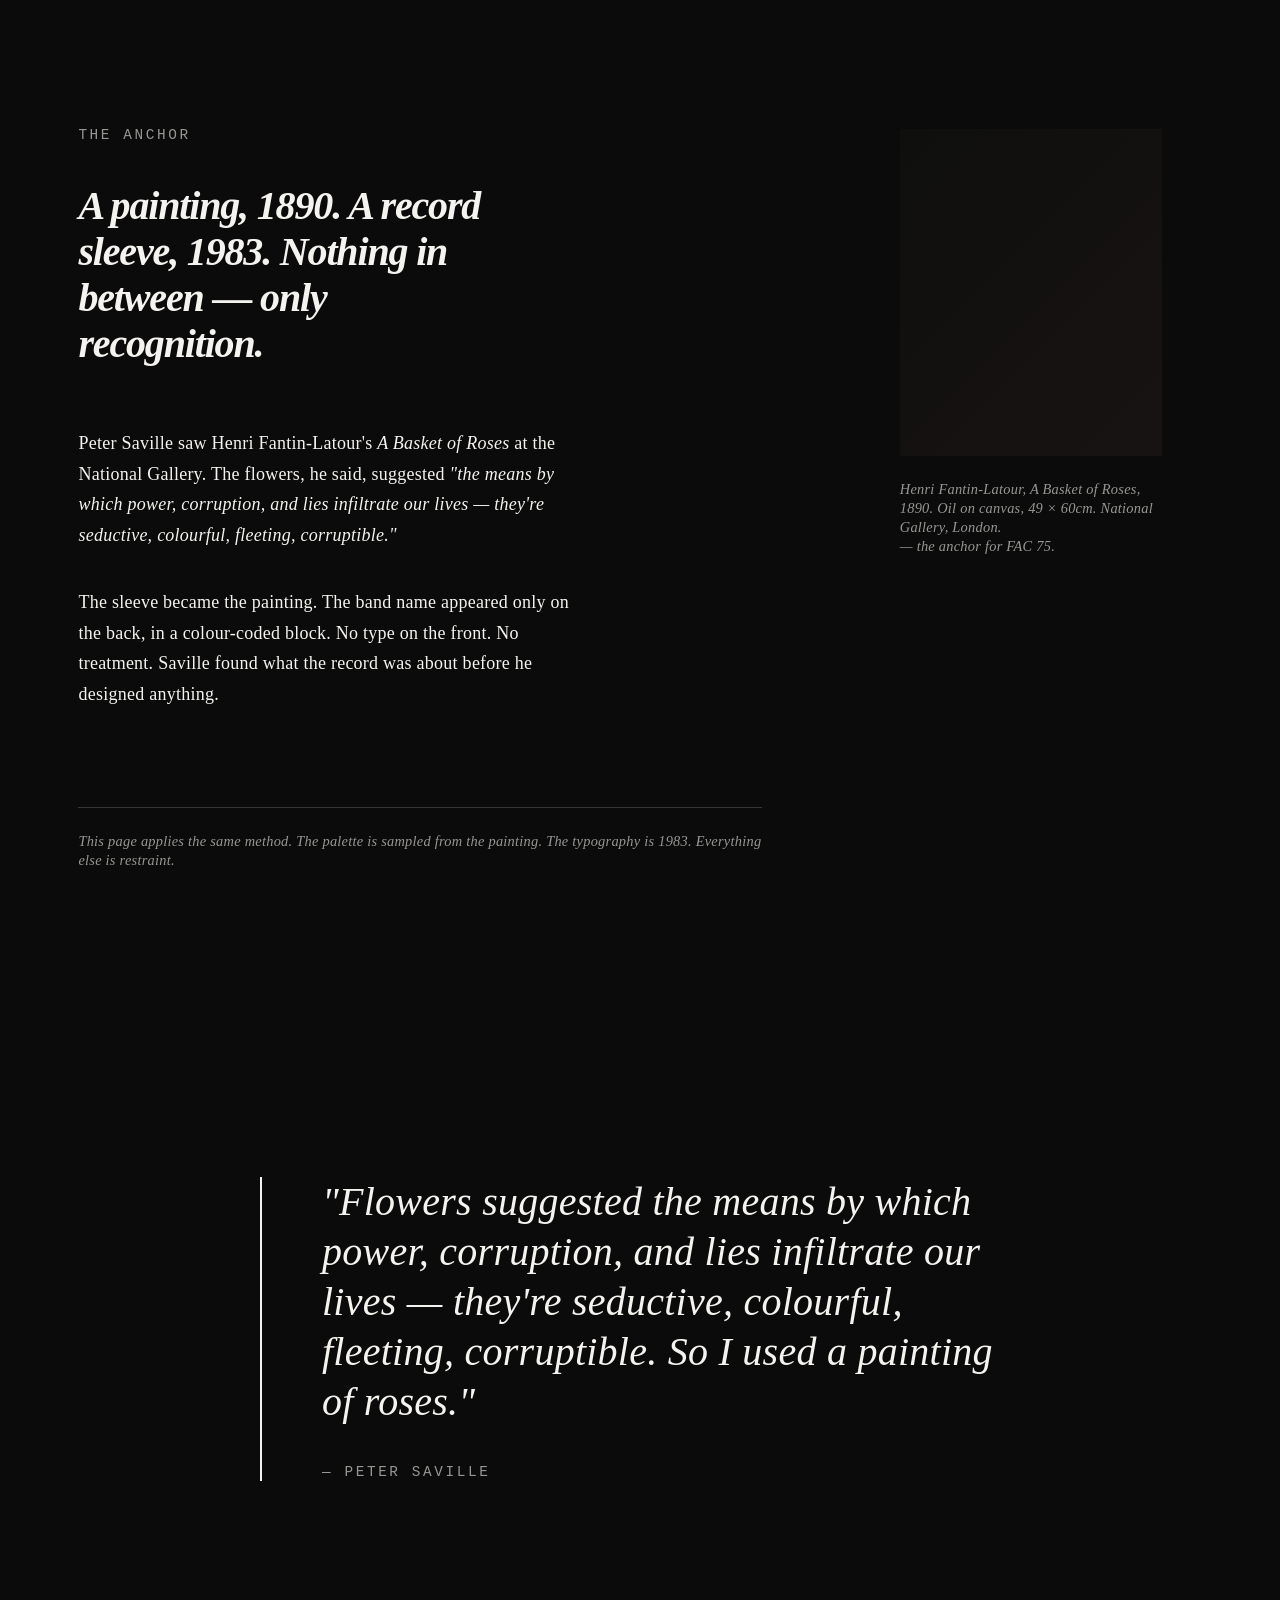
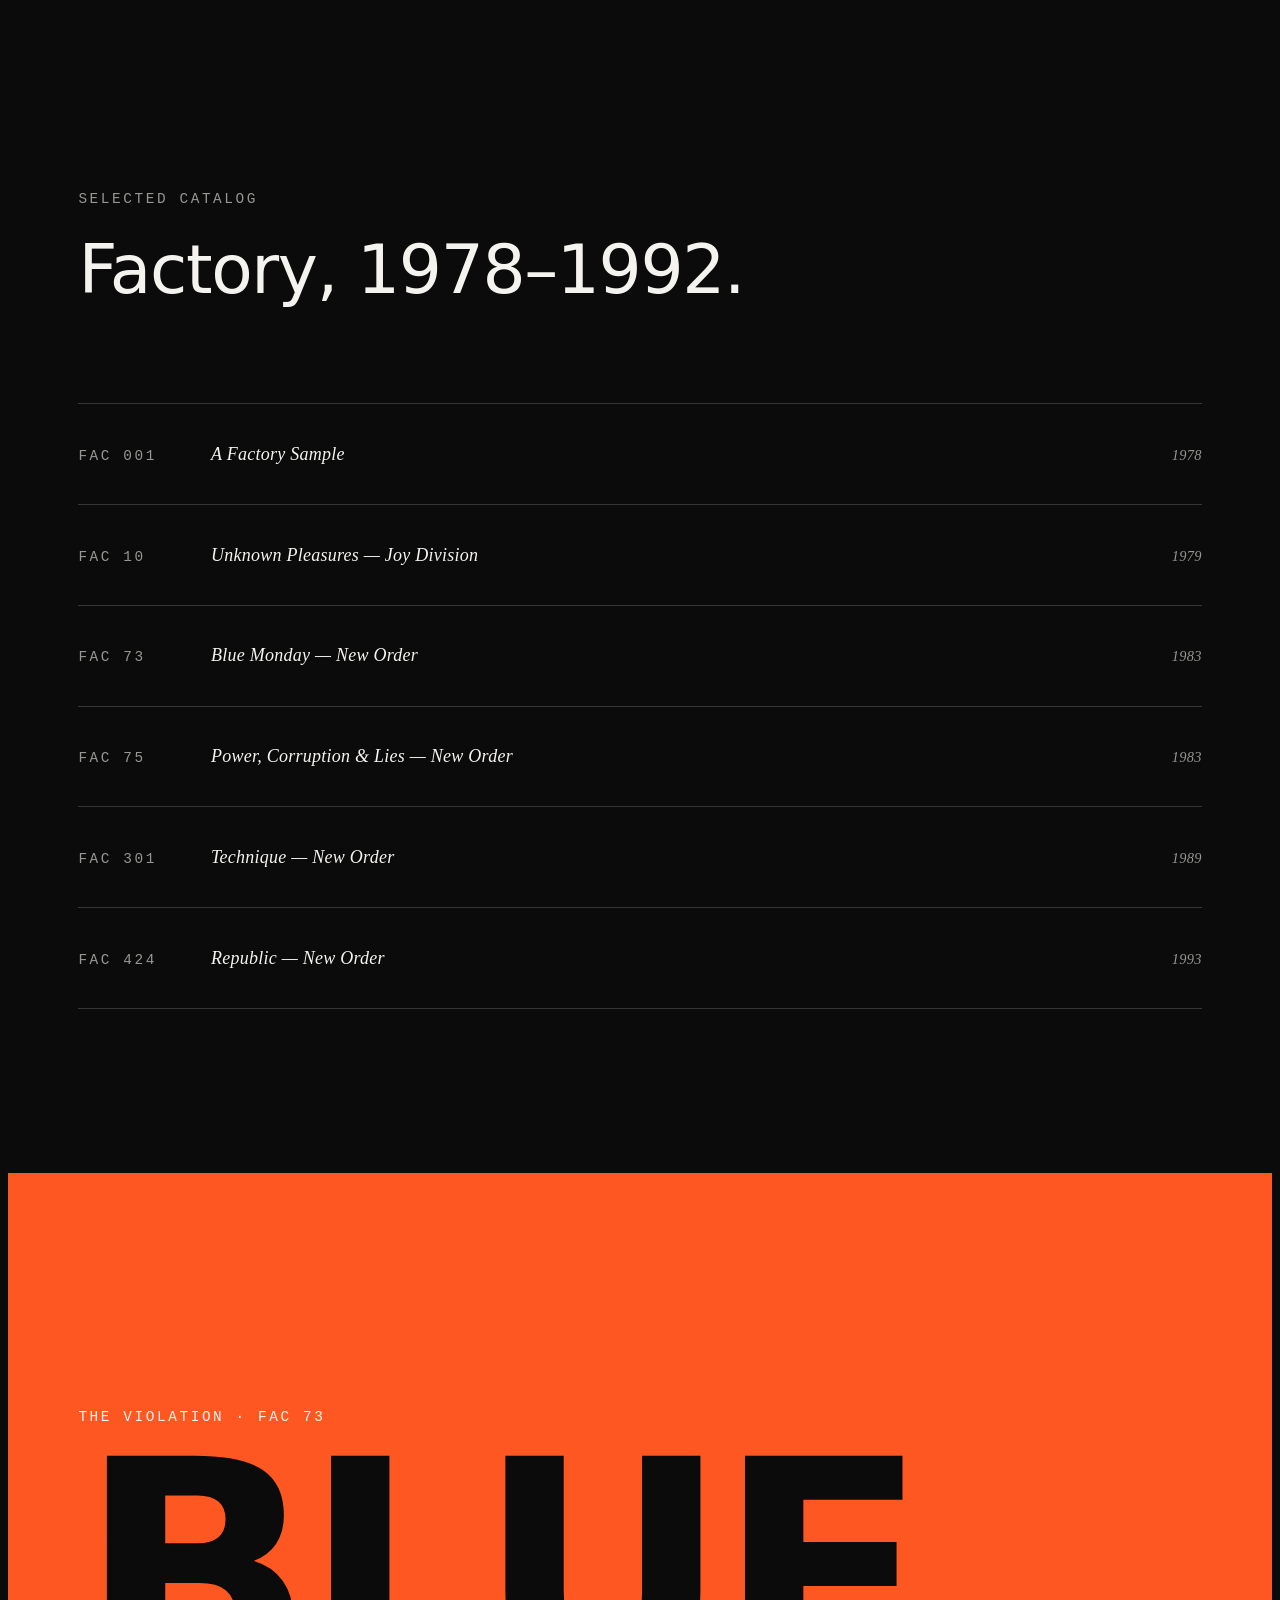
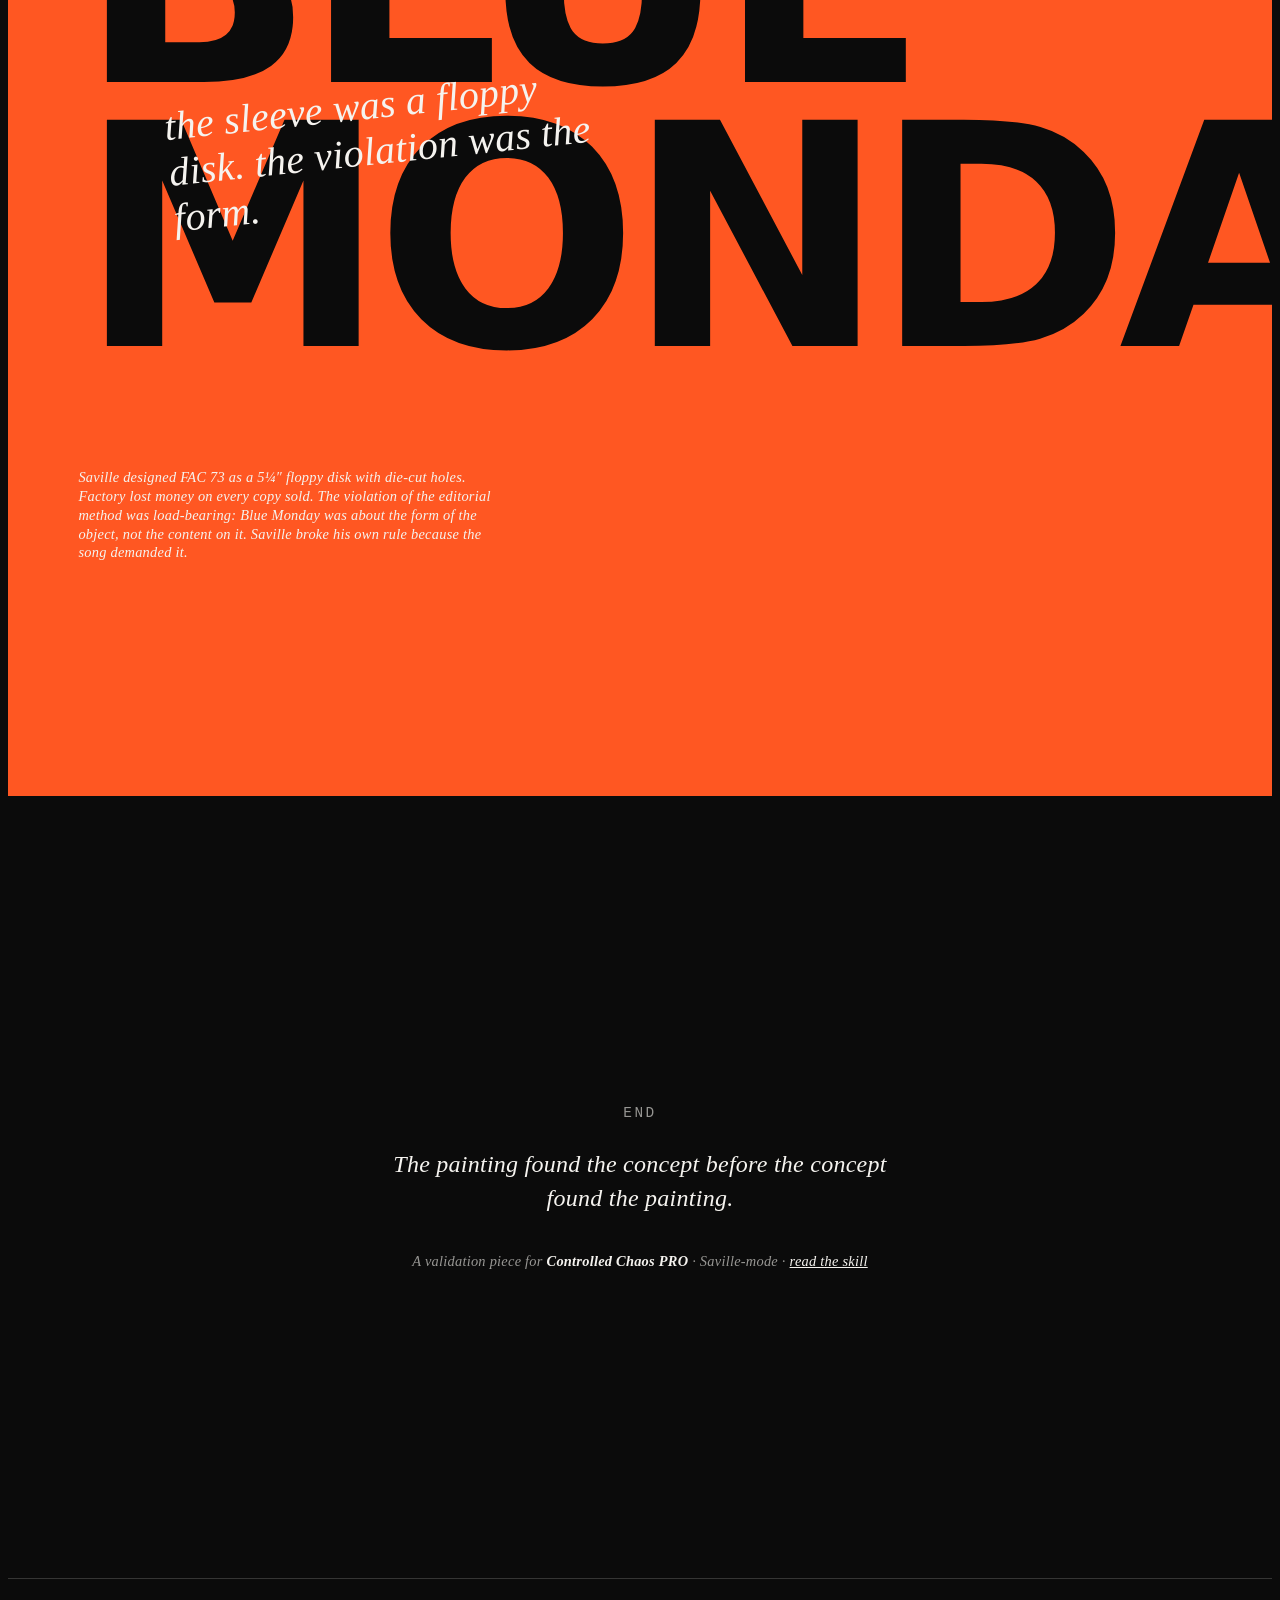
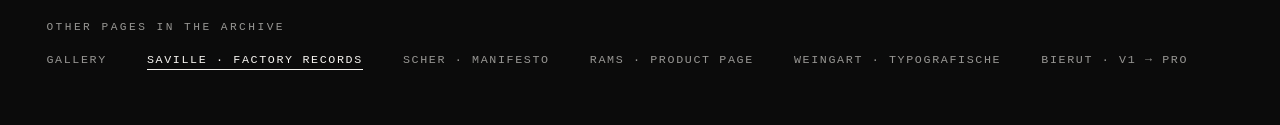
<file: examples/saville-test/index.html>
<!doctype html>
<html lang="en" style="
  --force-structure: 0.82;
  --force-density: 0.3;
  --force-warmth: 0.65;
  --force-stillness: 0.95;
  --force-volume: 0.3;
">
<head>
  <meta charset="utf-8">
  <title>FAC 75 — A Saville-mode tribute · Controlled Chaos PRO</title>
  <meta name="viewport" content="width=device-width, initial-scale=1">
  <meta name="description" content="Validation page for Controlled Chaos PRO. Saville-mode applied to a Factory Records tribute. Palette derived from Fantin-Latour's A Basket of Roses (1890).">

  <!--
    PERSONA: Saville — source-before-style
    SUBJECT: Factory Records / Peter Saville's own design method
    ANCHOR:  Henri Fantin-Latour, A Basket of Roses (1890). Public domain.
             The painting Saville used for FAC 75 (Power, Corruption & Lies).

    PALETTE DERIVATION: sampled directly from the anchor.
    TYPE ERA:           Neue Haas Grotesk + Bembo (1983 contemporaries).
    MOTION CATEGORY:    Ambient only — slow fade-ins. No punctuating. Saville is still.
    MICROFEATURE:       Editorial caption typography (small-caps eyebrows, italic pulled captions).
    DISCORD (Axiom II): one Weingart-rotated section for FAC 73 (Blue Monday).
                        Load-bearing because Saville himself broke his own editorial
                        rules on Blue Monday (the die-cut floppy disk sleeve).
  -->

  <style>
    :root {
      /* Subject-derived palette — extracted from A Basket of Roses, not picked from menu */
      --color-bg: #ede5d0;       /* sleeve cream — the canvas ground */
      --color-fg: #2b2f24;       /* stem dark — oil paint shadow */
      --color-accent: #b0776e;   /* dusty rose — the flowers */
      --color-muted: #847d6c;    /* warm grey — aged shadow */
      --color-subtle: rgba(43, 47, 36, 0.08);
      --color-surface: rgba(176, 119, 110, 0.05);
      --color-border: rgba(43, 47, 36, 0.2);
      --color-discord: #0a0a0a;  /* Blue Monday black — the violation */

      /* Era-specific pairing: 1983 Neue Haas Grotesk + Bembo */
      --font-display: "Helvetica Neue", "Neue Haas Grotesk", Helvetica, Arial, sans-serif;
      --font-body: "Iowan Old Style", "Bembo", "Hoefler Text", Georgia, serif;
      --font-accent: "JetBrains Mono", ui-monospace, "SF Mono", monospace;
    }
  </style>

  <link rel="stylesheet" href="../../tokens/forces.css">
  <link rel="stylesheet" href="../../tokens/color.css">
  <link rel="stylesheet" href="../../tokens/typography.css">
  <link rel="stylesheet" href="../../tokens/layout.css">
  <link rel="stylesheet" href="../../tokens/motion.css">

  <style>
    /* Subject-specific compositions — inline because they don't generalize */
    body {
      background: var(--color-bg);
      color: var(--color-fg);
    }

    /* Hairline rule — editorial signature */
    .hairline {
      border-top: 1px solid var(--color-border);
      padding-top: var(--space-s);
    }

    /* Catalog row */
    .cat-row {
      display: grid;
      grid-template-columns: 6rem 1fr auto;
      gap: var(--space-m);
      padding-block: var(--space-m);
      border-top: 1px solid var(--color-border);
      align-items: baseline;
    }
    .cat-row:last-child {
      border-bottom: 1px solid var(--color-border);
    }

    /* The violation — Weingart section */
    .violation {
      background: var(--color-discord);
      color: var(--color-bg);
      padding-block: var(--space-3xl);
      position: relative;
      overflow: hidden;
    }

    .violation__stack {
      position: relative;
      min-height: 50vh;
    }

    .violation__monday {
      font-family: var(--font-display);
      font-size: var(--type-civic);
      font-weight: 900;
      letter-spacing: -0.04em;
      line-height: 0.85;
      text-transform: uppercase;
      color: var(--color-bg);
      margin: 0;
    }

    .violation__quote {
      position: absolute;
      top: 45%;
      left: 8%;
      max-width: 22ch;
      transform: rotate(-6deg);
      font-family: var(--font-body);
      font-style: italic;
      font-size: var(--type-subhead);
      line-height: 1.15;
      color: var(--color-accent);
      margin: 0;
    }

    /* Hero anchor figure */
    .anchor-figure {
      aspect-ratio: 4/5;
      background:
        linear-gradient(135deg, rgba(43, 47, 36, 0.1), rgba(176, 119, 110, 0.08)),
        url("https://upload.wikimedia.org/wikipedia/commons/thumb/8/8a/Henri_Fantin-Latour_002.jpg/600px-Henri_Fantin-Latour_002.jpg");
      background-size: cover;
      background-position: center;
    }

    /* Signature: editorial caption microfeature */
    figcaption, .caption {
      font-family: var(--font-body);
      font-size: var(--type-caption);
      font-style: italic;
      line-height: 1.3;
      color: var(--color-muted);
    }

    /* Small-caps eyebrows — Saville microfeature */
    .eyebrow {
      font-family: var(--font-accent);
      font-size: var(--type-caption);
      font-weight: 500;
      letter-spacing: 0.18em;
      text-transform: uppercase;
      color: var(--color-muted);
    }

    /* Respect the floor */
    @media (max-width: 700px) {
      .violation__quote {
        position: static;
        transform: none;
        margin-top: var(--space-l);
      }
    }
  </style>
</head>

<body>

  <!-- ========== HERO ========== -->
  <section class="section-hero container container-wide">
    <div class="flow flow-loose">
      <p class="eyebrow m-reveal">Factory Communications · FAC 75 · 1983</p>

      <h1 class="m-reveal" style="
        font-family: var(--font-display);
        font-size: var(--type-massive);
        font-weight: 300;
        letter-spacing: -0.03em;
        line-height: 0.95;
        max-width: 14ch;
      ">
        Power,<br>
        Corruption
        <em style="font-family: var(--font-body); font-weight: 400; color: var(--color-accent); font-style: italic;">&amp;</em><br>
        Lies.
      </h1>

      <p class="t-body t-italic t-measure-body m-reveal" style="color: var(--color-muted); font-size: var(--type-lede);">
        A tribute to Peter Saville, for the sleeve that codified the method: the painting found the concept before the concept found the painting.
      </p>
    </div>
  </section>

  <!-- ========== THE ANCHOR ========== -->
  <section class="section container container-wide">
    <div class="grid-editorial gap-xl">
      <div class="flow m-reveal">
        <p class="eyebrow">The anchor</p>
        <h2 style="
          font-family: var(--font-body);
          font-style: italic;
          font-size: var(--type-subhead);
          line-height: 1.15;
          max-width: 22ch;
        ">
          A painting, 1890. A record sleeve, 1983. Nothing in between — only recognition.
        </h2>
        <p class="t-body t-measure-body" style="line-height: 1.7; margin-top: var(--space-l);">
          Peter Saville saw Henri Fantin-Latour's <em>A Basket of Roses</em> at the National Gallery. The flowers, he said,
          suggested <em>"the means by which power, corruption, and lies infiltrate our lives — they're seductive,
          colourful, fleeting, corruptible."</em>
        </p>
        <p class="t-body t-measure-body" style="line-height: 1.7;">
          The sleeve became the painting. The band name appeared only on the back, in a colour-coded block.
          No type on the front. No treatment. Saville found what the record was about before he designed anything.
        </p>
        <p class="hairline caption" style="margin-top: var(--space-xl);">
          This page applies the same method. The palette is sampled from the painting. The typography is 1983.
          Everything else is restraint.
        </p>
      </div>

      <figure class="m-reveal">
        <div class="anchor-figure" role="img" aria-label="Henri Fantin-Latour, A Basket of Roses, 1890"></div>
        <figcaption style="margin-top: var(--space-s);">
          Henri Fantin-Latour, <em>A Basket of Roses</em>, 1890. Oil on canvas, 49 × 60cm. National Gallery, London.
          <br>— the anchor for FAC 75.
        </figcaption>
      </figure>
    </div>
  </section>

  <!-- ========== QUOTE ========== -->
  <section class="section container container-regular">
    <blockquote class="m-reveal" style="
      font-family: var(--font-body);
      font-style: italic;
      font-size: var(--type-subhead);
      line-height: 1.25;
      max-width: 38ch;
      margin: 0 auto;
      padding-left: 3ch;
      border-left: 2px solid var(--color-accent);
    ">
      "Flowers suggested the means by which power, corruption, and lies infiltrate our lives — they're seductive,
      colourful, fleeting, corruptible. So I used a painting of roses."
      <cite style="
        display: block;
        margin-top: var(--space-m);
        font-family: var(--font-accent);
        font-size: var(--type-caption);
        font-style: normal;
        letter-spacing: 0.18em;
        text-transform: uppercase;
        color: var(--color-muted);
      ">
        — Peter Saville
      </cite>
    </blockquote>
  </section>

  <!-- ========== THE CATALOG ========== -->
  <section class="section container container-wide">
    <div class="flow">
      <p class="eyebrow m-reveal">Selected catalog</p>
      <h2 class="m-reveal" style="
        font-family: var(--font-display);
        font-size: var(--type-headline);
        font-weight: 400;
        letter-spacing: -0.02em;
        margin-top: var(--space-s);
      ">
        Factory, 1978&ndash;1992.
      </h2>

      <ol class="m-stagger" style="list-style: none; padding: 0; margin-top: var(--space-xl);">
        <li class="cat-row">
          <span class="eyebrow">FAC 001</span>
          <span class="t-body t-italic">A Factory Sample</span>
          <span class="caption">1978</span>
        </li>
        <li class="cat-row">
          <span class="eyebrow">FAC 10</span>
          <span class="t-body t-italic">Unknown Pleasures &mdash; Joy Division</span>
          <span class="caption">1979</span>
        </li>
        <li class="cat-row">
          <span class="eyebrow">FAC 73</span>
          <span class="t-body t-italic">Blue Monday &mdash; New Order</span>
          <span class="caption">1983</span>
        </li>
        <li class="cat-row">
          <span class="eyebrow">FAC 75</span>
          <span class="t-body t-italic" style="color: var(--color-accent);">
            Power, Corruption &amp; Lies &mdash; New Order
          </span>
          <span class="caption">1983</span>
        </li>
        <li class="cat-row">
          <span class="eyebrow">FAC 301</span>
          <span class="t-body t-italic">Technique &mdash; New Order</span>
          <span class="caption">1989</span>
        </li>
        <li class="cat-row">
          <span class="eyebrow">FAC 424</span>
          <span class="t-body t-italic">Republic &mdash; New Order</span>
          <span class="caption">1993</span>
        </li>
      </ol>
    </div>
  </section>

  <!-- ========== THE VIOLATION (Axiom II discord — Weingart-mode) ========== -->
  <section class="violation">
    <div class="container container-wide">
      <p class="eyebrow m-reveal" style="color: var(--color-accent);">The violation · FAC 73</p>
      <div class="violation__stack m-reveal">
        <h2 class="violation__monday">
          Blue<br>
          Monday
        </h2>
        <p class="violation__quote">
          the sleeve was a floppy disk. the violation was the form.
        </p>
      </div>
      <p class="caption m-reveal" style="color: var(--color-accent); margin-top: var(--space-xl); max-width: 60ch;">
        Saville designed FAC 73 as a 5¼″ floppy disk with die-cut holes. Factory lost money on every copy sold.
        The violation of the editorial method was load-bearing: <em>Blue Monday</em> was about the form of the object,
        not the content on it. Saville broke his own rule because the song demanded it.
      </p>
    </div>
  </section>

  <!-- ========== END ========== -->
  <section class="section container container-narrow">
    <div class="flow-loose" style="padding-block: var(--space-2xl); text-align: center;">
      <p class="eyebrow m-reveal">End</p>
      <p class="m-reveal" style="
        font-family: var(--font-body);
        font-style: italic;
        font-size: var(--type-lede);
        line-height: 1.4;
        max-width: 42ch;
        margin-inline: auto;
      ">
        The painting found the concept before the concept found the painting.
      </p>
      <p class="caption m-reveal" style="margin-top: var(--space-m);">
        A validation piece for <strong style="color: var(--color-fg);">Controlled Chaos PRO</strong> · Saville-mode ·
        <a href="../../SKILL.md" style="color: var(--color-accent); text-decoration: underline;">read the skill</a>
      </p>
    </div>
  </section>

  <script>
    // Axiom IV — ambient motion only. Slow fade-ins on visible.
    // See tokens/motion.css and principles/motion.md
    const io = new IntersectionObserver((entries) => {
      entries.forEach(entry => {
        if (entry.isIntersecting) entry.target.classList.add('--visible');
      });
    }, { threshold: 0.15, rootMargin: '0px 0px -10% 0px' });

    document.querySelectorAll('.m-reveal, .m-stagger, .m-clip-up, .m-scale-in')
      .forEach(el => io.observe(el));
  </script>
  <nav aria-label="Archive navigation" class="archive-nav">
    <style>
      .archive-nav {
        padding: 2.5rem var(--gutter, 2rem) 3rem;
        border-top: 1px solid var(--color-border);
      }
      .archive-nav__label {
        font-family: var(--font-accent, ui-monospace, monospace);
        font-size: 0.7rem;
        letter-spacing: 0.22em;
        text-transform: uppercase;
        color: var(--color-muted);
        margin: 0 0 1rem;
      }
      .archive-nav__list {
        list-style: none; padding: 0; margin: 0;
        display: flex; flex-wrap: wrap;
        gap: 1rem 2.5rem;
        font-family: var(--font-accent, ui-monospace, monospace);
        font-size: 0.73rem;
        letter-spacing: 0.14em;
        text-transform: uppercase;
      }
      .archive-nav__list a {
        color: var(--color-muted);
        text-decoration: none;
        border-bottom: 1px solid transparent;
        padding-bottom: 2px;
        transition: color 200ms ease-out, border-color 200ms ease-out;
      }
      .archive-nav__list a:hover {
        color: var(--color-accent);
        border-bottom-color: var(--color-accent);
      }
      .archive-nav__list .current {
        color: var(--color-fg);
        border-bottom: 1px solid var(--color-fg);
        pointer-events: none;
      }
    </style>
    <p class="archive-nav__label">Other pages in the archive</p>
    <ul class="archive-nav__list">
      <li><a href="../../gallery/index.html">Gallery</a></li>
      <li><a href="./index.html" class="current">Saville · Factory Records</a></li>
      <li><a href="../scher-test/index.html">Scher · Manifesto</a></li>
      <li><a href="../rams-test/index.html">Rams · Product page</a></li>
      <li><a href="../weingart-test/index.html">Weingart · Typografische</a></li>
      <li><a href="../bierut-test/index.html">Bierut · v1 → PRO</a></li>
    </ul>
  </nav>

</body>
</html>
</file>
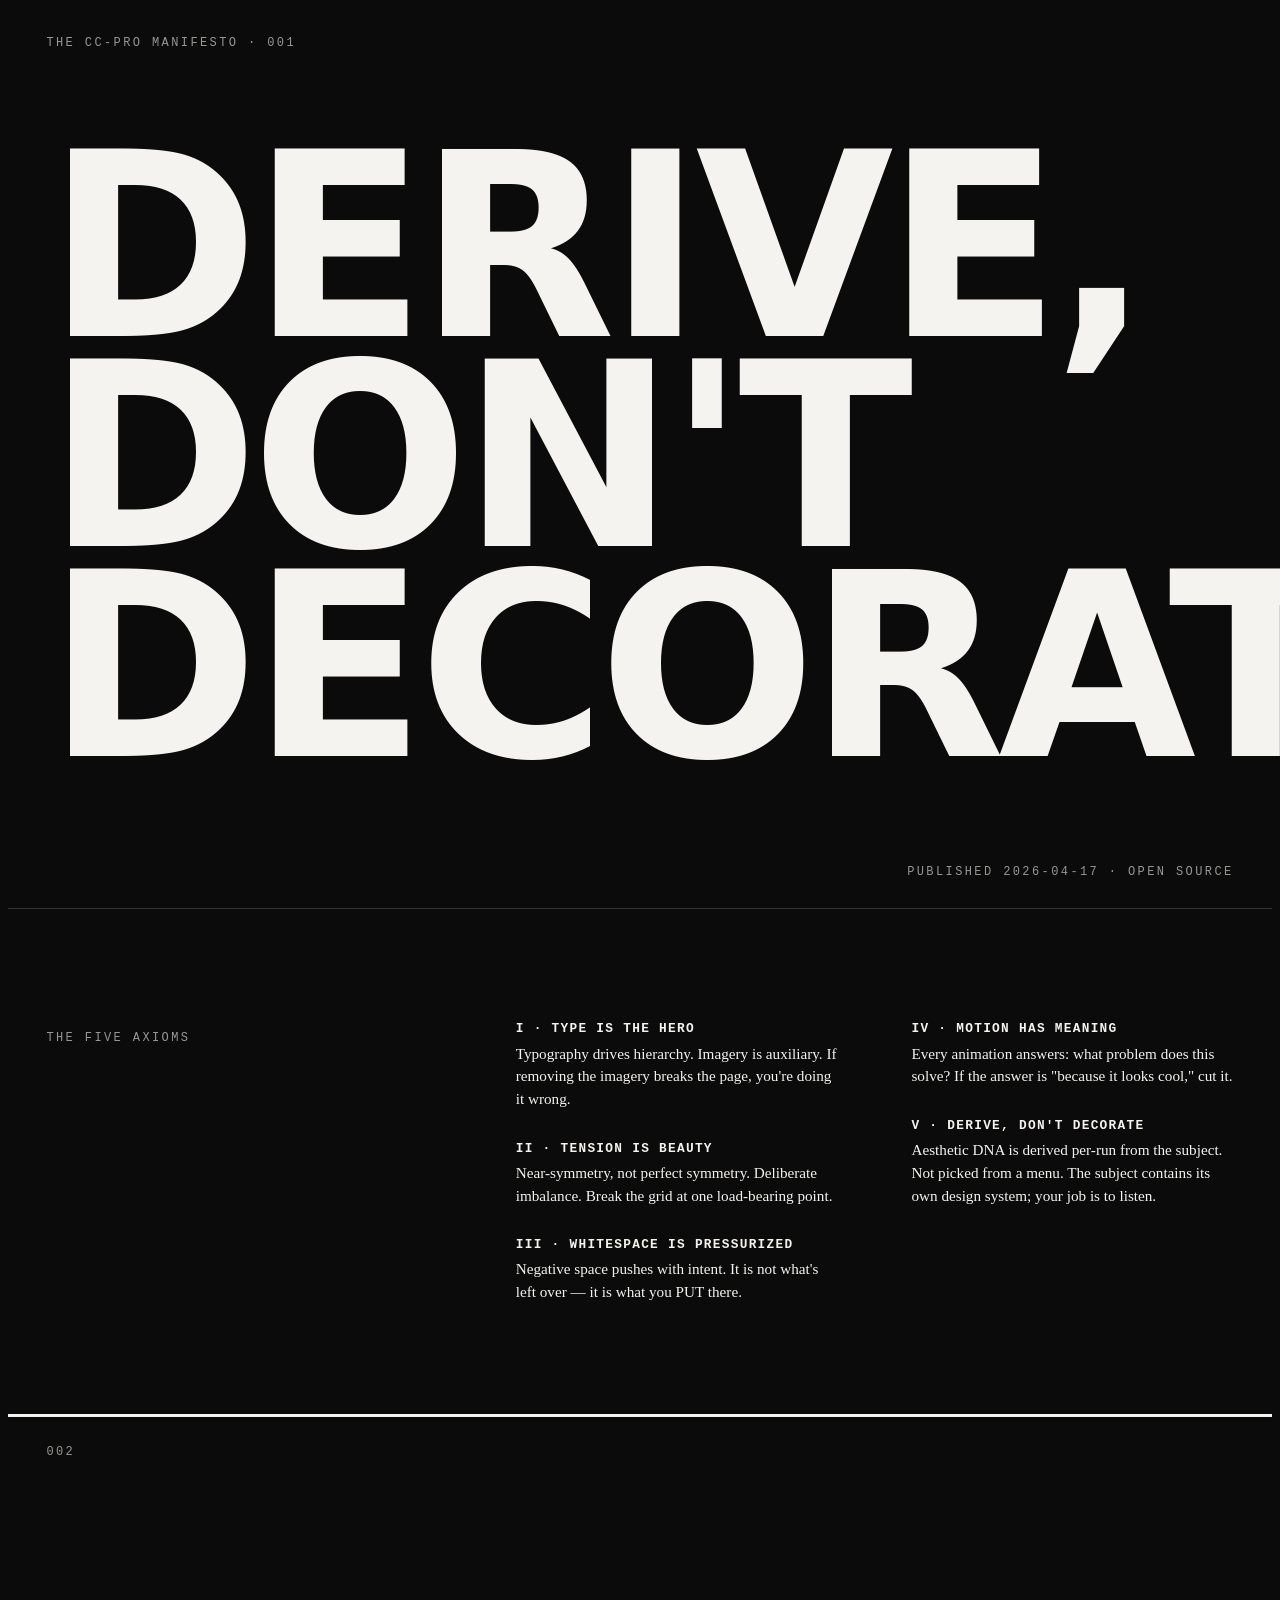
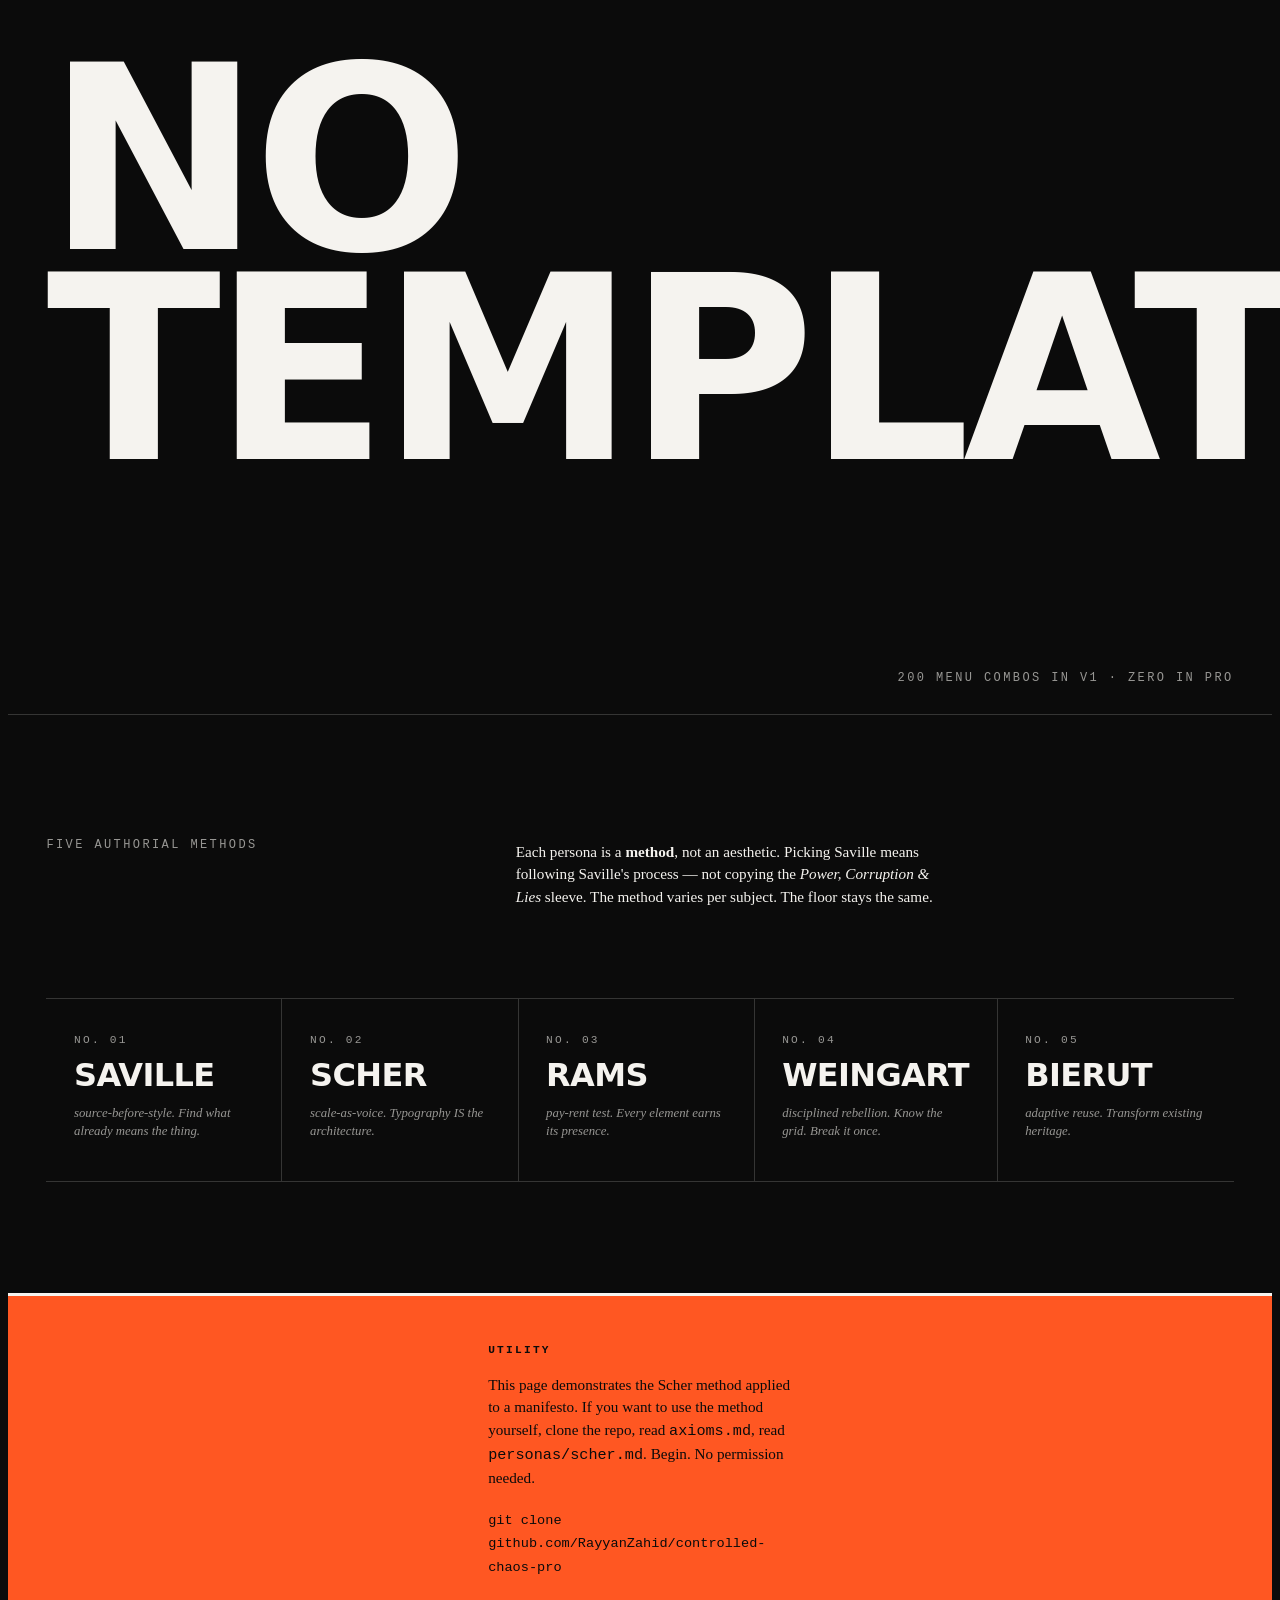
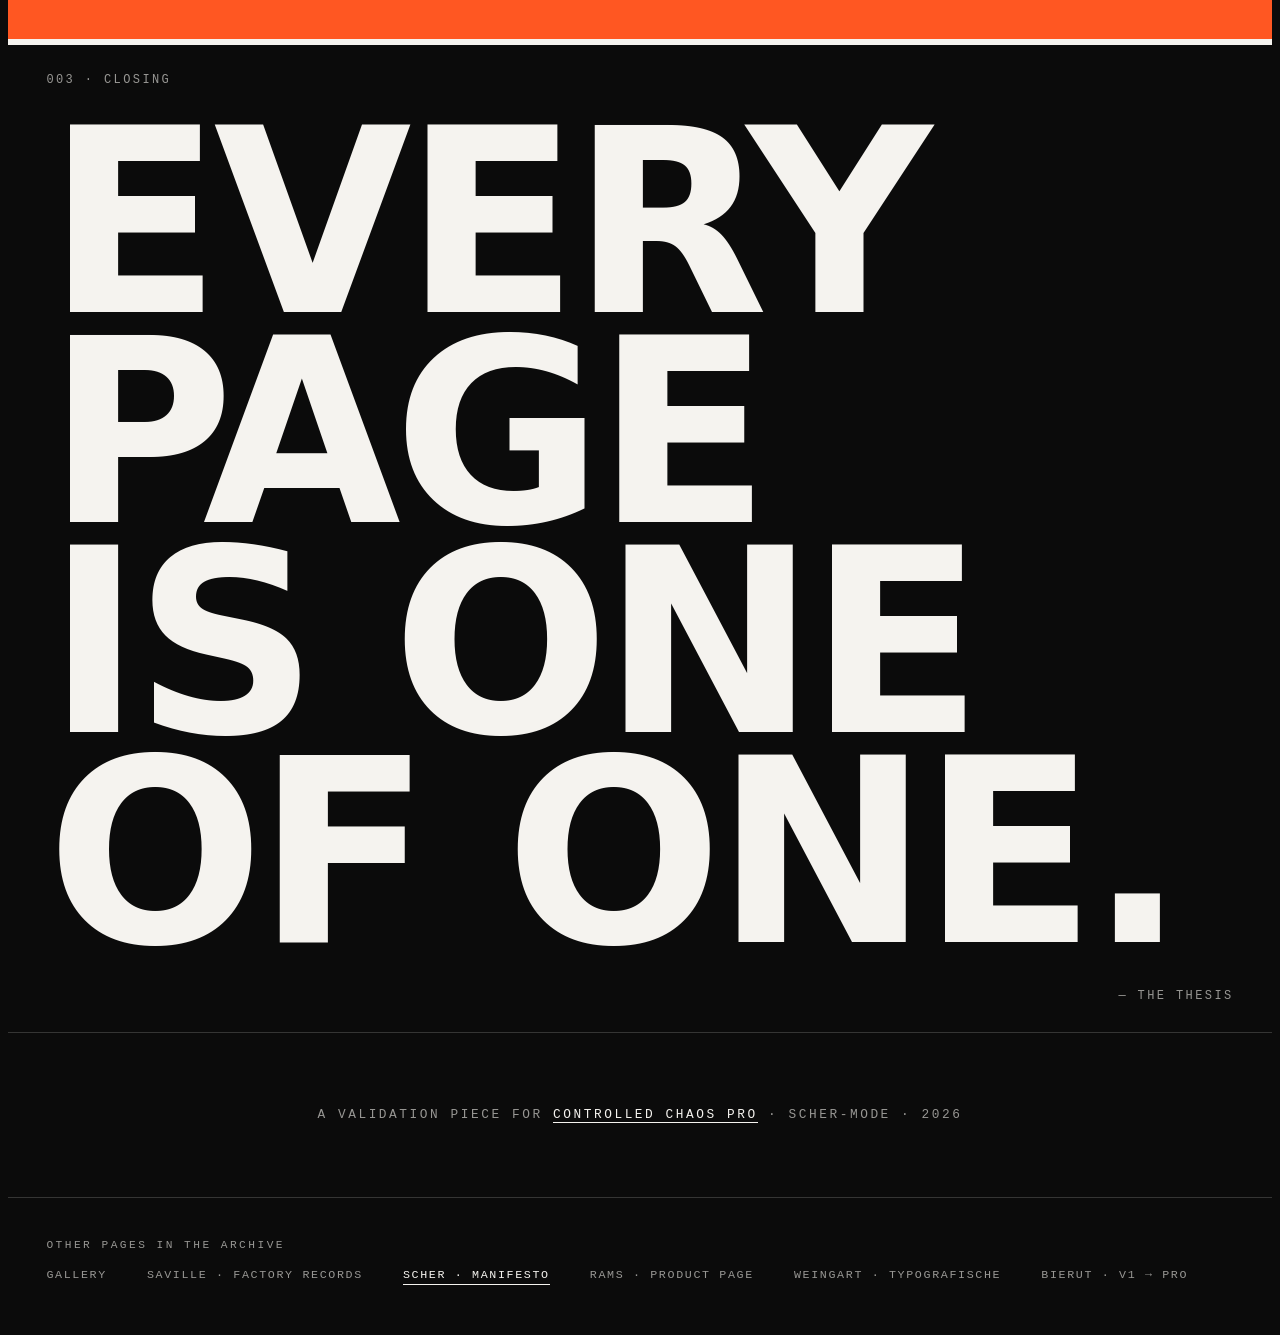
<file: examples/scher-test/index.html>
<!doctype html>
<html lang="en" style="
  --force-structure: 0.92;
  --force-density: 0.8;
  --force-warmth: 0.08;
  --force-stillness: 0.35;
  --force-volume: 1;
">
<head>
  <meta charset="utf-8">
  <title>Derive, don't decorate — a Scher-mode manifesto · Controlled Chaos PRO</title>
  <meta name="viewport" content="width=device-width, initial-scale=1">
  <meta name="description" content="Validation page for Controlled Chaos PRO. Scher-mode manifesto for principles-based design. Civic-scale typography, one loud accent, dense counterweight.">

  <!--
    PERSONA: Scher — scale-as-voice
    SUBJECT: A manifesto for principles-based design (the thesis of CC-PRO itself)
    METHOD:  Pick ONE declarative phrase per beat. Fill the viewport with it.
             Counterweight everything else as dense supporting matter.

    PALETTE DERIVATION: civic poster tradition. Two non-colors + one loud accent.
                        Vermillion because the manifesto is a claim, not a whisper.
    TYPE ERA:           wood-type civic via heavy condensed grotesque.
    MOTION CATEGORY:    punctuating — ONE dramatic reveal per hero phrase.
                        Reactive — kerning-on-emphasis on individual words.
    MICROFEATURE:       kerning-on-emphasis (Scher signature from principles/).
    DISCORD (Axiom II): a small Rams-mode inset mid-page where the civic voice
                        drops to utility prose. Load-bearing because the
                        manifesto itself demands acting on it, not just hearing it.
  -->

  <style>
    :root {
      /* Subject-derived palette — civic poster tradition */
      --color-bg: #f5f0e4;       /* paper — Scher's Public Theater poster stock */
      --color-fg: #0a0a0a;       /* ink */
      --color-accent: #d4281c;   /* vermillion — the civic loud note */
      --color-muted: #5a5a5a;
      --color-subtle: rgba(10, 10, 10, 0.06);
      --color-surface: rgba(212, 40, 28, 0.04);
      --color-border: rgba(10, 10, 10, 0.35);
      --color-discord: #9a9a9a;  /* gray — the Rams utility inset */

      /* Wood-type civic + workhorse grotesque + monospace accent */
      --font-display: "Impact", "Barlow Condensed", "Oswald", "Helvetica Neue", sans-serif;
      --font-body: "Helvetica Neue", "Söhne", "Inter", Helvetica, Arial, sans-serif;
      --font-accent: "JetBrains Mono", ui-monospace, monospace;
    }
  </style>

  <link rel="stylesheet" href="../../tokens/forces.css">
  <link rel="stylesheet" href="../../tokens/color.css">
  <link rel="stylesheet" href="../../tokens/typography.css">
  <link rel="stylesheet" href="../../tokens/layout.css">
  <link rel="stylesheet" href="../../tokens/motion.css">

  <style>
    body {
      background: var(--color-bg);
      color: var(--color-fg);
    }

    /* Civic-scale hero block */
    .civic {
      display: flex;
      align-items: center;
      min-height: 100dvh;
      padding: var(--space-xl) var(--gutter);
      border-top: 3px solid var(--color-fg);
      position: relative;
    }
    .civic:first-of-type { border-top: none; }

    .civic__label {
      position: absolute;
      top: var(--space-m);
      left: var(--gutter);
      font-family: var(--font-accent);
      font-size: 0.75rem;
      letter-spacing: 0.2em;
      text-transform: uppercase;
      color: var(--color-muted);
    }

    .civic__phrase {
      font-family: var(--font-display);
      font-weight: 900;
      font-size: clamp(5rem, 20vw, 22rem);
      line-height: 0.82;
      letter-spacing: -0.03em;
      text-transform: uppercase;
      margin: 0;
      color: var(--color-fg);
    }

    .civic__phrase em {
      font-style: normal;
      color: var(--color-accent);
    }

    .civic__meta {
      position: absolute;
      bottom: var(--space-m);
      right: var(--gutter);
      font-family: var(--font-accent);
      font-size: 0.75rem;
      letter-spacing: 0.2em;
      text-transform: uppercase;
      color: var(--color-muted);
      text-align: right;
    }

    /* Counterweight — dense, multi-column supporting matter */
    .counter {
      padding: var(--space-2xl) var(--gutter);
      border-top: 1px solid var(--color-border);
      background: var(--color-bg);
    }

    .counter__grid {
      display: grid;
      grid-template-columns: 1fr 2fr;
      gap: var(--space-2xl);
      max-width: 1400px;
      margin-inline: auto;
    }

    .counter__label {
      font-family: var(--font-accent);
      font-size: 0.75rem;
      letter-spacing: 0.2em;
      text-transform: uppercase;
      color: var(--color-muted);
    }

    .counter__cols {
      column-count: 2;
      column-gap: var(--space-xl);
      font-family: var(--font-body);
      font-size: 0.95rem;
      line-height: 1.5;
    }

    .counter__cols p {
      break-inside: avoid;
      margin: 0 0 var(--space-m) 0;
    }

    .counter__cols strong {
      font-weight: 700;
      color: var(--color-accent);
      font-family: var(--font-accent);
      letter-spacing: 0.1em;
      text-transform: uppercase;
      font-size: 0.8rem;
      display: block;
      margin-bottom: 0.25rem;
    }

    /* Kerning-on-emphasis — Scher signature microfeature */
    .kern {
      display: inline-block;
      transition: letter-spacing 280ms var(--ease-out);
      cursor: default;
    }
    .kern:hover {
      letter-spacing: 0.14em;
    }

    /* Persona list — dense counterweight */
    .personas {
      max-width: 1400px;
      margin-inline: auto;
      display: grid;
      grid-template-columns: repeat(5, 1fr);
      gap: 0;
      border-top: 1px solid var(--color-border);
    }

    .persona {
      padding: var(--space-m);
      border-right: 1px solid var(--color-border);
      border-bottom: 1px solid var(--color-border);
    }
    .persona:last-child { border-right: none; }

    .persona__num {
      font-family: var(--font-accent);
      font-size: 0.7rem;
      letter-spacing: 0.2em;
      color: var(--color-muted);
      text-transform: uppercase;
    }

    .persona__name {
      font-family: var(--font-display);
      font-size: 2rem;
      font-weight: 900;
      letter-spacing: -0.02em;
      text-transform: uppercase;
      margin: var(--space-2xs) 0;
    }

    .persona__method {
      font-family: var(--font-body);
      font-size: 0.8rem;
      line-height: 1.4;
      color: var(--color-muted);
      font-style: italic;
    }

    /* DISCORD — the Rams-mode inset */
    .discord-inset {
      background: var(--color-discord);
      padding: var(--space-l) var(--gutter);
      border-top: 3px solid var(--color-fg);
      border-bottom: 3px solid var(--color-fg);
    }

    .discord-inset__content {
      max-width: 40ch;
      margin-inline: auto;
      font-family: var(--font-body);
      font-size: 0.95rem;
      line-height: 1.5;
      color: var(--color-bg);
    }

    .discord-inset__content strong {
      display: block;
      font-family: var(--font-accent);
      font-size: 0.7rem;
      letter-spacing: 0.2em;
      text-transform: uppercase;
      margin-bottom: var(--space-xs);
      color: var(--color-bg);
    }

    /* Responsive — civic scales down but stays civic */
    @media (max-width: 768px) {
      .counter__grid { grid-template-columns: 1fr; gap: var(--space-m); }
      .counter__cols { column-count: 1; }
      .personas { grid-template-columns: 1fr; }
      .persona { border-right: none; }
    }

    /* Sign-off */
    .signoff {
      padding: var(--space-xl) var(--gutter);
      text-align: center;
      border-top: 1px solid var(--color-border);
      font-family: var(--font-accent);
      font-size: 0.8rem;
      letter-spacing: 0.2em;
      text-transform: uppercase;
      color: var(--color-muted);
    }

    .signoff a {
      color: var(--color-accent);
      text-decoration: none;
      border-bottom: 1px solid var(--color-accent);
    }
  </style>
</head>

<body>

  <!-- ========== CIVIC 1 ========== -->
  <section class="civic">
    <span class="civic__label">The CC-PRO manifesto · 001</span>
    <h1 class="civic__phrase m-reveal">
      <span class="kern">Derive,</span><br>
      <em class="kern">don't</em> <span class="kern">decorate.</span>
    </h1>
    <span class="civic__meta">Published 2026-04-17 · Open source</span>
  </section>

  <!-- ========== COUNTERWEIGHT 1 — THE AXIOMS ========== -->
  <section class="counter">
    <div class="counter__grid">
      <div>
        <p class="counter__label m-reveal">The five axioms</p>
      </div>
      <div class="counter__cols m-reveal">
        <p>
          <strong>I · Type is the hero</strong>
          Typography drives hierarchy. Imagery is auxiliary. If removing the imagery breaks the page, you're doing it wrong.
        </p>
        <p>
          <strong>II · Tension is beauty</strong>
          Near-symmetry, not perfect symmetry. Deliberate imbalance. Break the grid at one load-bearing point.
        </p>
        <p>
          <strong>III · Whitespace is pressurized</strong>
          Negative space pushes with intent. It is not what's left over — it is what you PUT there.
        </p>
        <p>
          <strong>IV · Motion has meaning</strong>
          Every animation answers: what problem does this solve? If the answer is "because it looks cool," cut it.
        </p>
        <p>
          <strong>V · Derive, don't decorate</strong>
          Aesthetic DNA is derived per-run from the subject. Not picked from a menu. The subject contains its own design system; your job is to listen.
        </p>
      </div>
    </div>
  </section>

  <!-- ========== CIVIC 2 ========== -->
  <section class="civic">
    <span class="civic__label">002</span>
    <h1 class="civic__phrase m-reveal">
      <span class="kern">No</span> <em class="kern">templates.</em>
    </h1>
    <span class="civic__meta">200 menu combos in v1 · zero in PRO</span>
  </section>

  <!-- ========== COUNTERWEIGHT 2 — THE PERSONAS ========== -->
  <section class="counter">
    <div class="counter__grid" style="margin-bottom: var(--space-xl);">
      <div>
        <p class="counter__label m-reveal">Five authorial methods</p>
      </div>
      <div>
        <p class="m-reveal" style="font-family: var(--font-body); font-size: 0.95rem; line-height: 1.5; max-width: 55ch;">
          Each persona is a <strong style="color: var(--color-accent);">method</strong>, not an aesthetic. Picking Saville means following Saville's process — not copying the <em>Power, Corruption &amp; Lies</em> sleeve. The method varies per subject. The floor stays the same.
        </p>
      </div>
    </div>

    <div class="personas">
      <div class="persona m-stagger">
        <span class="persona__num">No. 01</span>
        <h3 class="persona__name">Saville</h3>
        <p class="persona__method">source-before-style. Find what already means the thing.</p>
      </div>
      <div class="persona m-stagger">
        <span class="persona__num">No. 02</span>
        <h3 class="persona__name">Scher</h3>
        <p class="persona__method">scale-as-voice. Typography IS the architecture.</p>
      </div>
      <div class="persona m-stagger">
        <span class="persona__num">No. 03</span>
        <h3 class="persona__name">Rams</h3>
        <p class="persona__method">pay-rent test. Every element earns its presence.</p>
      </div>
      <div class="persona m-stagger">
        <span class="persona__num">No. 04</span>
        <h3 class="persona__name">Weingart</h3>
        <p class="persona__method">disciplined rebellion. Know the grid. Break it once.</p>
      </div>
      <div class="persona m-stagger">
        <span class="persona__num">No. 05</span>
        <h3 class="persona__name">Bierut</h3>
        <p class="persona__method">adaptive reuse. Transform existing heritage.</p>
      </div>
    </div>
  </section>

  <!-- ========== DISCORD — The Rams inset (Axiom II violation) ========== -->
  <section class="discord-inset m-reveal">
    <div class="discord-inset__content">
      <strong>Utility</strong>
      <p>
        This page demonstrates the Scher method applied to a manifesto. If you want to use the method yourself, clone the repo, read <code style="font-family: var(--font-accent);">axioms.md</code>, read <code style="font-family: var(--font-accent);">personas/scher.md</code>. Begin. No permission needed.
      </p>
      <p style="margin-top: var(--space-s);">
        <code style="font-family: var(--font-accent); font-size: 0.85rem;">git clone github.com/RayyanZahid/controlled-chaos-pro</code>
      </p>
    </div>
  </section>

  <!-- ========== CIVIC 3 ========== -->
  <section class="civic">
    <span class="civic__label">003 · closing</span>
    <h1 class="civic__phrase m-reveal">
      <span class="kern">Every</span> <span class="kern">page</span><br>
      <span class="kern">is</span> <em class="kern">one</em> <span class="kern">of</span> <em class="kern">one.</em>
    </h1>
    <span class="civic__meta">— the thesis</span>
  </section>

  <!-- ========== SIGNOFF ========== -->
  <footer class="signoff">
    A validation piece for <a href="../../SKILL.md">Controlled Chaos PRO</a> · Scher-mode · 2026
  </footer>

  <script>
    const io = new IntersectionObserver((entries) => {
      entries.forEach(entry => {
        if (entry.isIntersecting) entry.target.classList.add('--visible');
      });
    }, { threshold: 0.2, rootMargin: '0px 0px -10% 0px' });

    document.querySelectorAll('.m-reveal, .m-stagger, .m-clip-up, .m-scale-in')
      .forEach(el => io.observe(el));
  </script>
  <nav aria-label="Archive navigation" class="archive-nav">
    <style>
      .archive-nav {
        padding: 2.5rem var(--gutter, 2rem) 3rem;
        border-top: 1px solid var(--color-border);
      }
      .archive-nav__label {
        font-family: var(--font-accent, ui-monospace, monospace);
        font-size: 0.7rem;
        letter-spacing: 0.22em;
        text-transform: uppercase;
        color: var(--color-muted);
        margin: 0 0 1rem;
      }
      .archive-nav__list {
        list-style: none; padding: 0; margin: 0;
        display: flex; flex-wrap: wrap;
        gap: 1rem 2.5rem;
        font-family: var(--font-accent, ui-monospace, monospace);
        font-size: 0.73rem;
        letter-spacing: 0.14em;
        text-transform: uppercase;
      }
      .archive-nav__list a {
        color: var(--color-muted);
        text-decoration: none;
        border-bottom: 1px solid transparent;
        padding-bottom: 2px;
        transition: color 200ms ease-out, border-color 200ms ease-out;
      }
      .archive-nav__list a:hover {
        color: var(--color-accent);
        border-bottom-color: var(--color-accent);
      }
      .archive-nav__list .current {
        color: var(--color-fg);
        border-bottom: 1px solid var(--color-fg);
        pointer-events: none;
      }
    </style>
    <p class="archive-nav__label">Other pages in the archive</p>
    <ul class="archive-nav__list">
      <li><a href="../../gallery/index.html">Gallery</a></li>
      <li><a href="../saville-test/index.html">Saville · Factory Records</a></li>
      <li><a href="./index.html" class="current">Scher · Manifesto</a></li>
      <li><a href="../rams-test/index.html">Rams · Product page</a></li>
      <li><a href="../weingart-test/index.html">Weingart · Typografische</a></li>
      <li><a href="../bierut-test/index.html">Bierut · v1 → PRO</a></li>
    </ul>
  </nav>

</body>
</html>
</file>
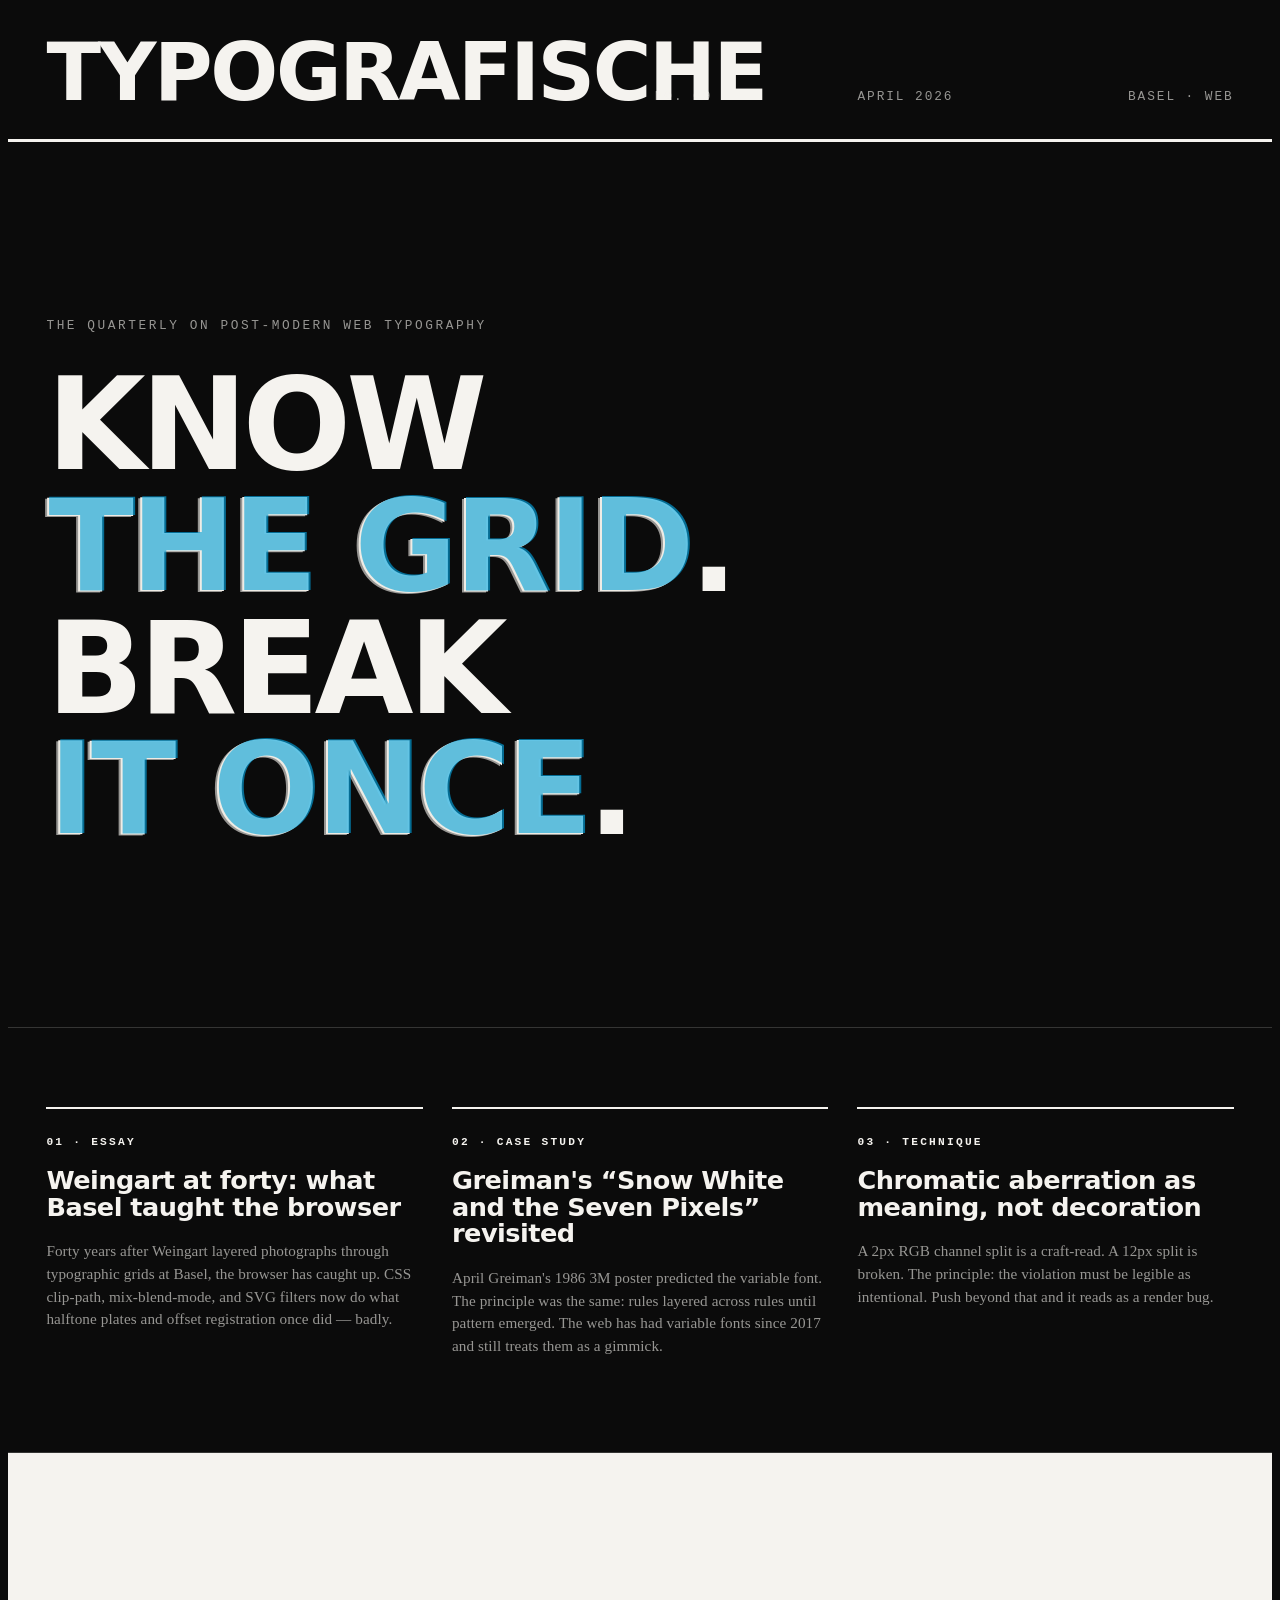
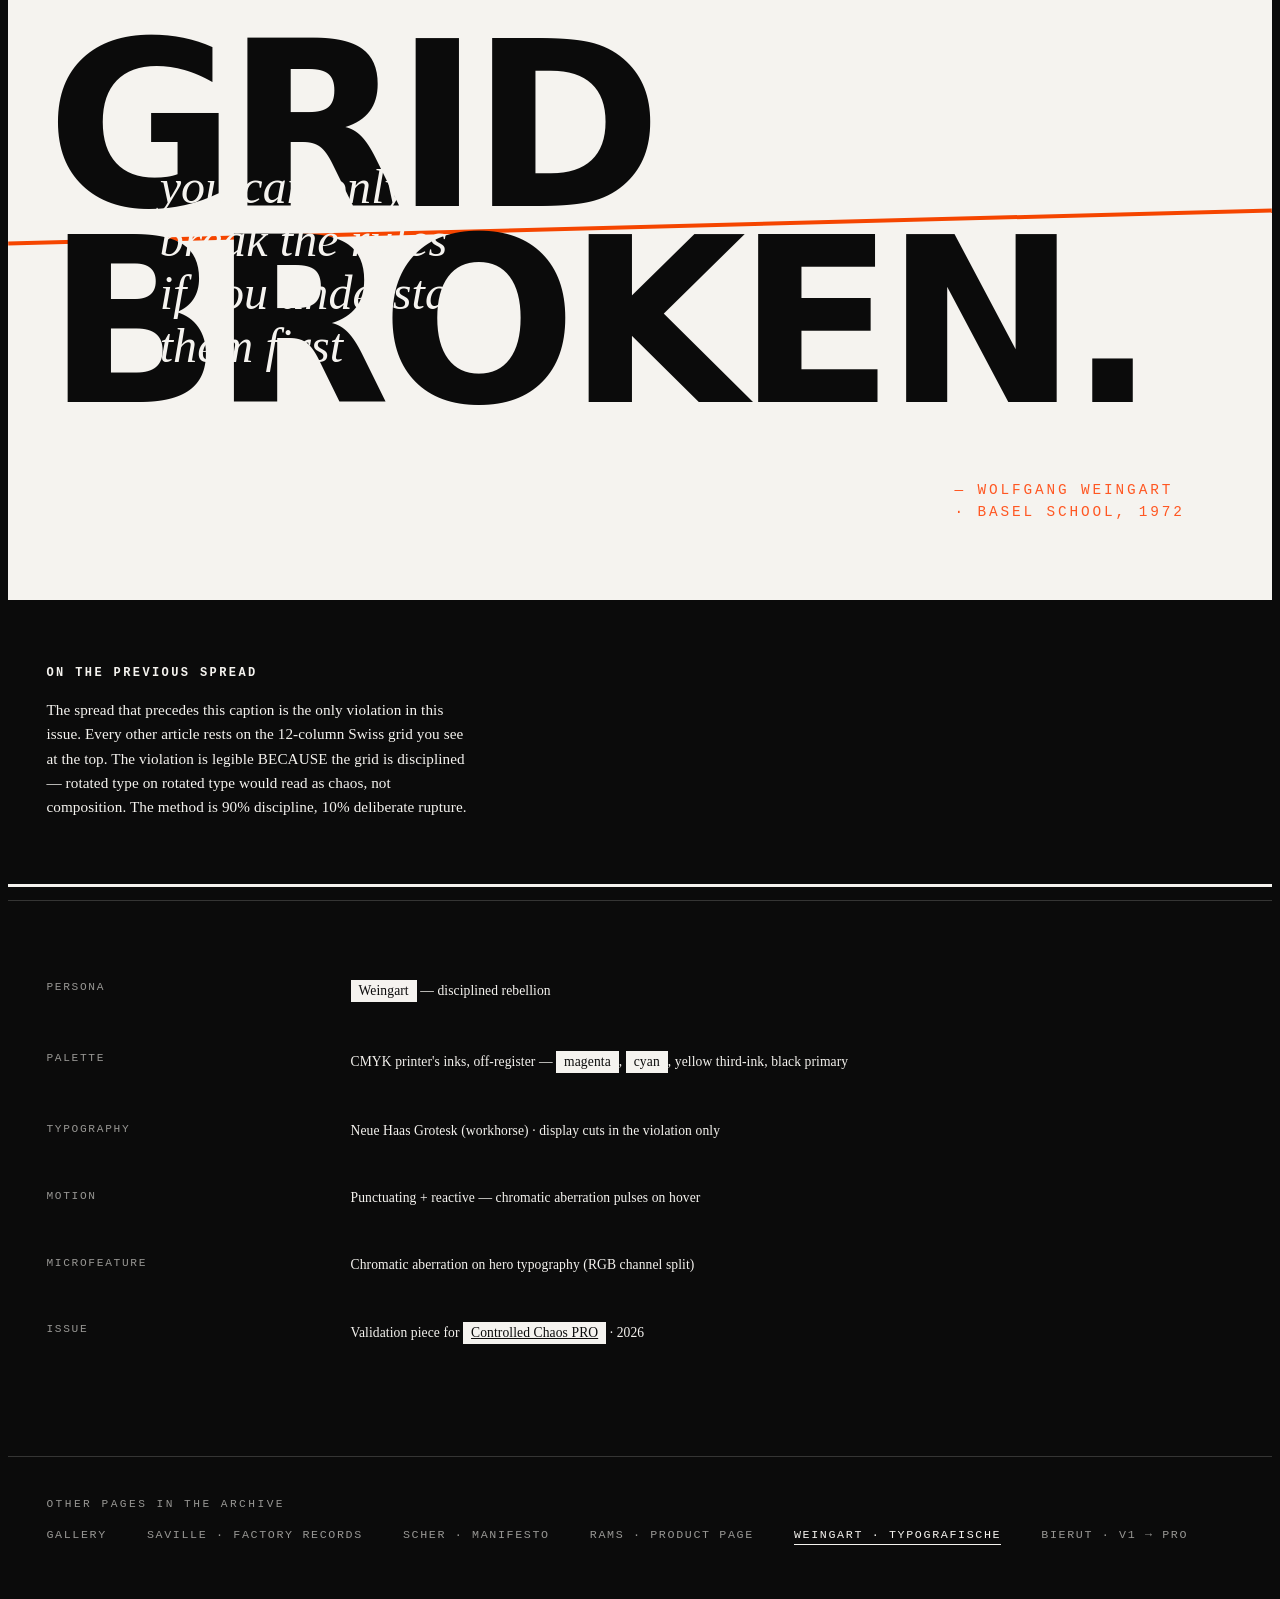
<file: examples/weingart-test/index.html>
<!doctype html>
<html lang="en" style="
  --force-structure: 0.88;
  --force-density: 0.7;
  --force-warmth: 0.15;
  --force-stillness: 0.4;
  --force-volume: 0.75;
">
<head>
  <meta charset="utf-8">
  <title>Typografische — a Weingart-mode zine on disciplined rebellion · Controlled Chaos PRO</title>
  <meta name="viewport" content="width=device-width, initial-scale=1">

  <!--
    PERSONA: Weingart — disciplined rebellion
    SUBJECT: A fictional typography zine (Typografische 09) about post-modern
             web typography. The subject demands the method it describes.
    METHOD:  Establish rigid Swiss grid. Violate it at ONE load-bearing point.

    PALETTE DERIVATION: CMYK printer's inks with deliberate misregistration.
                        Off-register cyan/magenta ghost on the hero as chromatic
                        aberration. Black primary, paper ground.
    TYPE:               Helvetica workhorse for the 90% grid-respecting body.
                        A display cut only in the violation zone.
    MOTION CATEGORY:    punctuating + reactive — chromatic aberration pulses
                        on hover; the violation section layers type.
    MICROFEATURE:       chromatic aberration on hero typography (Weingart signature).
    DISCORD (Axiom II): the page IS the violation. The discord move is that
                        everything not-in-the-violation is rigorous Swiss —
                        so the violation reads by contrast.
  -->

  <style>
    :root {
      /* CMYK-derived palette — off-register */
      --color-bg: #ede9df;        /* paper ground */
      --color-fg: #0a0a0a;        /* printer's black */
      --color-accent: #e8185f;    /* magenta — loud civic */
      --color-accent-alt: #00aeef; /* cyan — off-register ghost */
      --color-muted: #555;
      --color-subtle: rgba(10, 10, 10, 0.07);
      --color-surface: rgba(232, 24, 95, 0.03);
      --color-border: rgba(10, 10, 10, 0.28);
      --color-discord: #ffd400;   /* yellow — the loud third ink */

      --font-display: "Helvetica Neue", "Neue Haas Grotesk", Helvetica, Arial, sans-serif;
      --font-body: "Helvetica Neue", "Neue Haas Grotesk", Helvetica, sans-serif;
      --font-accent: "JetBrains Mono", ui-monospace, monospace;
    }
  </style>

  <link rel="stylesheet" href="../../tokens/forces.css">
  <link rel="stylesheet" href="../../tokens/color.css">
  <link rel="stylesheet" href="../../tokens/typography.css">
  <link rel="stylesheet" href="../../tokens/layout.css">
  <link rel="stylesheet" href="../../tokens/motion.css">

  <style>
    body {
      background: var(--color-bg);
      color: var(--color-fg);
      font-family: var(--font-body);
    }

    /* Swiss grid header — rigorous floor */
    .masthead {
      display: grid;
      grid-template-columns: repeat(12, 1fr);
      padding: var(--space-m) var(--gutter);
      border-bottom: 3px solid var(--color-fg);
      align-items: baseline;
      gap: var(--space-m);
    }
    .masthead__title {
      grid-column: 1 / span 6;
      font-family: var(--font-display);
      font-weight: 900;
      font-size: clamp(2.5rem, 7vw, 5rem);
      letter-spacing: -0.03em;
      text-transform: uppercase;
      margin: 0;
      line-height: 0.9;
    }
    .masthead__issue {
      grid-column: 7 / span 2;
      font-family: var(--font-accent);
      font-size: 0.8rem;
      letter-spacing: 0.15em;
      text-transform: uppercase;
      color: var(--color-muted);
    }
    .masthead__date {
      grid-column: 9 / span 2;
      font-family: var(--font-accent);
      font-size: 0.8rem;
      letter-spacing: 0.15em;
      text-transform: uppercase;
      color: var(--color-muted);
    }
    .masthead__lang {
      grid-column: 11 / span 2;
      font-family: var(--font-accent);
      font-size: 0.8rem;
      letter-spacing: 0.15em;
      text-transform: uppercase;
      color: var(--color-muted);
      text-align: right;
    }

    /* Hero — chromatic aberration on a declarative phrase (Weingart signature) */
    .hero {
      padding: var(--space-3xl) var(--gutter);
      border-bottom: 1px solid var(--color-border);
      position: relative;
    }
    .hero__eyebrow {
      font-family: var(--font-accent);
      font-size: 0.8rem;
      letter-spacing: 0.2em;
      text-transform: uppercase;
      color: var(--color-muted);
      margin-bottom: var(--space-m);
      display: block;
    }
    .hero__phrase {
      font-family: var(--font-display);
      font-weight: 900;
      font-size: clamp(3rem, 10vw, 10rem);
      line-height: 0.95;
      letter-spacing: -0.04em;
      text-transform: uppercase;
      margin: 0;
      position: relative;
    }

    /* The aberration — cyan + magenta ghost layers */
    .aberrate {
      position: relative;
      display: inline-block;
    }
    .aberrate::before,
    .aberrate::after {
      content: attr(data-text);
      position: absolute;
      top: 0;
      left: 0;
      width: 100%;
      transition: transform 300ms var(--ease-out), opacity 300ms var(--ease-out);
      pointer-events: none;
    }
    .aberrate::before {
      color: var(--color-accent);
      transform: translate(-2px, 1px);
      mix-blend-mode: multiply;
      opacity: 0.6;
    }
    .aberrate::after {
      color: var(--color-accent-alt);
      transform: translate(2px, -1px);
      mix-blend-mode: multiply;
      opacity: 0.6;
    }
    .aberrate:hover::before { transform: translate(-5px, 2px); opacity: 0.9; }
    .aberrate:hover::after { transform: translate(5px, -2px); opacity: 0.9; }

    /* Articles grid — rigorous Swiss */
    .articles {
      display: grid;
      grid-template-columns: repeat(12, 1fr);
      gap: var(--space-m);
      padding: var(--space-xl) var(--gutter);
      border-bottom: 1px solid var(--color-border);
    }
    .article {
      grid-column: span 4;
      border-top: 2px solid var(--color-fg);
      padding-top: var(--space-s);
    }
    .article__num {
      font-family: var(--font-accent);
      font-size: 0.7rem;
      letter-spacing: 0.2em;
      text-transform: uppercase;
      color: var(--color-accent);
      font-weight: 700;
    }
    .article__title {
      font-family: var(--font-display);
      font-weight: 700;
      font-size: 1.6rem;
      line-height: 1.05;
      letter-spacing: -0.02em;
      margin: var(--space-xs) 0 var(--space-s);
    }
    .article__body {
      font-size: 0.95rem;
      line-height: 1.5;
      color: var(--color-muted);
    }

    /* THE VIOLATION — Weingart section, grid broken here */
    .violation {
      padding: var(--space-3xl) var(--gutter);
      background: var(--color-fg);
      color: var(--color-bg);
      position: relative;
      overflow: hidden;
      min-height: 80vh;
    }

    .violation__layer-1 {
      font-family: var(--font-display);
      font-weight: 900;
      font-size: clamp(4rem, 18vw, 18rem);
      letter-spacing: -0.04em;
      line-height: 0.85;
      text-transform: uppercase;
      margin: 0;
      color: var(--color-bg);
      position: relative;
      z-index: 1;
    }

    .violation__layer-2 {
      position: absolute;
      top: 35%;
      left: 12%;
      font-family: var(--font-body);
      font-style: italic;
      font-size: clamp(1.5rem, 4vw, 3rem);
      line-height: 1.1;
      color: var(--color-accent);
      max-width: 22ch;
      transform: rotate(-5deg);
      z-index: 2;
    }

    .violation__layer-3 {
      position: absolute;
      bottom: 8%;
      right: 6%;
      font-family: var(--font-accent);
      font-size: 0.9rem;
      letter-spacing: 0.2em;
      text-transform: uppercase;
      color: var(--color-discord);
      max-width: 28ch;
      line-height: 1.5;
      transform: rotate(3deg);
      z-index: 3;
    }

    .violation__rule {
      position: absolute;
      top: 50%;
      left: 0;
      right: 0;
      height: 4px;
      background: var(--color-accent-alt);
      transform: rotate(-1.5deg);
      z-index: 0;
      mix-blend-mode: difference;
    }

    /* Caption explaining the violation */
    .violation__caption {
      padding: var(--space-l) var(--gutter);
      background: var(--color-bg);
      color: var(--color-fg);
      border-top: 3px solid var(--color-fg);
      border-bottom: 3px solid var(--color-fg);
    }
    .violation__caption p {
      max-width: 56ch;
      font-size: 0.95rem;
      line-height: 1.6;
    }
    .violation__caption strong {
      font-family: var(--font-accent);
      font-size: 0.75rem;
      letter-spacing: 0.2em;
      text-transform: uppercase;
      color: var(--color-accent);
      display: block;
      margin-bottom: var(--space-xs);
    }

    /* Colophon */
    .colophon {
      padding: var(--space-xl) var(--gutter);
      display: grid;
      grid-template-columns: repeat(12, 1fr);
      gap: var(--space-m);
      border-top: 1px solid var(--color-border);
      font-size: 0.85rem;
    }
    .colophon dt {
      grid-column: span 3;
      font-family: var(--font-accent);
      letter-spacing: 0.15em;
      text-transform: uppercase;
      font-size: 0.7rem;
      color: var(--color-muted);
    }
    .colophon dd {
      grid-column: span 9;
      margin: 0 0 var(--space-s) 0;
    }

    /* Color-invert slam — Weingart microfeature */
    .slam {
      display: inline-block;
      padding: 2px 8px;
      background: var(--color-fg);
      color: var(--color-bg);
      transition: background 0ms, color 0ms;
    }
    .slam:hover {
      background: var(--color-bg);
      color: var(--color-fg);
      outline: 1px solid var(--color-fg);
    }

    @media (max-width: 768px) {
      .articles .article { grid-column: span 12; }
      .masthead { grid-template-columns: 1fr; }
      .masthead > * { grid-column: 1; text-align: left; }
    }
  </style>
</head>

<body>

  <!-- MASTHEAD (Swiss floor) -->
  <header class="masthead">
    <h1 class="masthead__title">Typografische</h1>
    <span class="masthead__issue">No. 09</span>
    <span class="masthead__date">April 2026</span>
    <span class="masthead__lang">Basel · Web</span>
  </header>

  <!-- HERO — chromatic aberration on declarative phrase -->
  <section class="hero">
    <span class="hero__eyebrow m-reveal">The quarterly on post-modern web typography</span>
    <h2 class="hero__phrase m-reveal">
      Know<br>
      <span class="aberrate" data-text="the grid">the grid</span>.<br>
      Break<br>
      <span class="aberrate" data-text="it once">it once</span>.
    </h2>
  </section>

  <!-- ARTICLES — disciplined Swiss grid, 3 columns -->
  <section class="articles">
    <article class="article m-stagger">
      <span class="article__num">01 · Essay</span>
      <h3 class="article__title">Weingart at forty: what Basel taught the browser</h3>
      <p class="article__body">
        Forty years after Weingart layered photographs through typographic grids at Basel, the browser has caught up. CSS clip-path, mix-blend-mode, and SVG filters now do what halftone plates and offset registration once did — badly.
      </p>
    </article>
    <article class="article m-stagger">
      <span class="article__num">02 · Case study</span>
      <h3 class="article__title">Greiman's &ldquo;Snow White and the Seven Pixels&rdquo; revisited</h3>
      <p class="article__body">
        April Greiman's 1986 3M poster predicted the variable font. The principle was the same: rules layered across rules until pattern emerged. The web has had variable fonts since 2017 and still treats them as a gimmick.
      </p>
    </article>
    <article class="article m-stagger">
      <span class="article__num">03 · Technique</span>
      <h3 class="article__title">Chromatic aberration as meaning, not decoration</h3>
      <p class="article__body">
        A 2px RGB channel split is a craft-read. A 12px split is broken. The principle: the violation must be legible as intentional. Push beyond that and it reads as a render bug.
      </p>
    </article>
  </section>

  <!-- THE VIOLATION -->
  <section class="violation">
    <div class="violation__rule"></div>
    <h2 class="violation__layer-1 m-reveal">
      Grid<br>Broken.
    </h2>
    <p class="violation__layer-2 m-reveal">
      you can only<br>break the rules<br>if you understand<br>them first
    </p>
    <p class="violation__layer-3 m-reveal">
      — Wolfgang Weingart · Basel School, 1972
    </p>
  </section>

  <aside class="violation__caption">
    <p class="m-reveal">
      <strong>On the previous spread</strong>
      The spread that precedes this caption is the only violation in this issue. Every other article rests on the 12-column Swiss grid you see at the top. The violation is legible BECAUSE the grid is disciplined — rotated type on rotated type would read as chaos, not composition. The method is 90% discipline, 10% deliberate rupture.
    </p>
  </aside>

  <!-- COLOPHON -->
  <dl class="colophon">
    <dt>Persona</dt>
    <dd><span class="slam">Weingart</span> — disciplined rebellion</dd>
    <dt>Palette</dt>
    <dd>CMYK printer's inks, off-register — <span class="slam">magenta</span>, <span class="slam">cyan</span>, yellow third-ink, black primary</dd>
    <dt>Typography</dt>
    <dd>Neue Haas Grotesk (workhorse) · display cuts in the violation only</dd>
    <dt>Motion</dt>
    <dd>Punctuating + reactive — chromatic aberration pulses on hover</dd>
    <dt>Microfeature</dt>
    <dd>Chromatic aberration on hero typography (RGB channel split)</dd>
    <dt>Issue</dt>
    <dd>Validation piece for <a href="../../SKILL.md" class="slam">Controlled Chaos PRO</a> &middot; 2026</dd>
  </dl>

  <script>
    const io = new IntersectionObserver((entries) => {
      entries.forEach(entry => {
        if (entry.isIntersecting) entry.target.classList.add('--visible');
      });
    }, { threshold: 0.15, rootMargin: '0px 0px -10% 0px' });

    document.querySelectorAll('.m-reveal, .m-stagger, .m-clip-up, .m-scale-in')
      .forEach(el => io.observe(el));
  </script>
  <nav aria-label="Archive navigation" class="archive-nav">
    <style>
      .archive-nav {
        padding: 2.5rem var(--gutter, 2rem) 3rem;
        border-top: 1px solid var(--color-border);
      }
      .archive-nav__label {
        font-family: var(--font-accent, ui-monospace, monospace);
        font-size: 0.7rem;
        letter-spacing: 0.22em;
        text-transform: uppercase;
        color: var(--color-muted);
        margin: 0 0 1rem;
      }
      .archive-nav__list {
        list-style: none; padding: 0; margin: 0;
        display: flex; flex-wrap: wrap;
        gap: 1rem 2.5rem;
        font-family: var(--font-accent, ui-monospace, monospace);
        font-size: 0.73rem;
        letter-spacing: 0.14em;
        text-transform: uppercase;
      }
      .archive-nav__list a {
        color: var(--color-muted);
        text-decoration: none;
        border-bottom: 1px solid transparent;
        padding-bottom: 2px;
        transition: color 200ms ease-out, border-color 200ms ease-out;
      }
      .archive-nav__list a:hover {
        color: var(--color-accent);
        border-bottom-color: var(--color-accent);
      }
      .archive-nav__list .current {
        color: var(--color-fg);
        border-bottom: 1px solid var(--color-fg);
        pointer-events: none;
      }
    </style>
    <p class="archive-nav__label">Other pages in the archive</p>
    <ul class="archive-nav__list">
      <li><a href="../../gallery/index.html">Gallery</a></li>
      <li><a href="../saville-test/index.html">Saville · Factory Records</a></li>
      <li><a href="../scher-test/index.html">Scher · Manifesto</a></li>
      <li><a href="../rams-test/index.html">Rams · Product page</a></li>
      <li><a href="./index.html" class="current">Weingart · Typografische</a></li>
      <li><a href="../bierut-test/index.html">Bierut · v1 → PRO</a></li>
    </ul>
  </nav>

</body>
</html>
</file>
<file: tokens/forces.css>
/* ==========================================================================
   Forces — continuous spectrums that derive every downstream value.

   A composition is a position on 5 spectrums (0 to 1). Setting the forces
   automatically derives spacing, radius, tracking, motion duration,
   border weight, contrast — via calc() without additional CSS.

   PRO note: v1's named presets (kinetic, brutalist, swiss, etc.) are
   intentionally removed. Forces are set PER-COMPOSITION on <html> by the
   generator, based on the subject and chosen persona — never from a menu.
   ========================================================================== */

:root {
  /* ---- The 5 spectrums (0 = left pole, 1 = right pole) ---- */

  /* Structure ↔ Disruption
     0 = pure chaos (Weingart violation zone)
     1 = rigid grid (Swiss, Rams) */
  --force-structure: 0.5;

  /* Density ↔ Breath
     0 = airy editorial space (Saville)
     1 = packed information density */
  --force-density: 0.5;

  /* Warmth ↔ Edge
     0 = cold/mechanical (Rams)
     1 = organic/human (Saville, Bierut) */
  --force-warmth: 0.5;

  /* Stillness ↔ Motion
     0 = kinetic (Weingart)
     1 = monumental calm (Rams, Saville) */
  --force-stillness: 0.5;

  /* Whisper ↔ Shout
     0 = barely there (Rams)
     1 = maximum volume (Scher, Weingart) */
  --force-volume: 0.5;

  /* ---- Derived values — recalculate automatically when forces change ---- */

  /* Spacing scale (density inverse — airy = larger spaces) */
  --force-space-scale: calc(1 + (1 - var(--force-density)) * 0.75);

  /* Border radius (warmth — cold = sharp, warm = rounded) */
  --force-radius-base: calc(var(--force-warmth) * 8px);
  --force-radius-lg: calc(var(--force-warmth) * 16px);

  /* Letter tracking (volume inverse — whisper = loose, shout = tight) */
  --force-tracking-body: calc((1 - var(--force-volume)) * 0.02em);
  --force-tracking-display: calc(-0.02em - var(--force-volume) * 0.03em);

  /* Motion duration scale (stillness — kinetic = fast, monumental = slow) */
  --force-motion-scale: calc(0.4 + var(--force-stillness) * 1.4);

  /* Border weight (structure — chaos = hairline, rigid = heavy) */
  --force-border-weight: calc(0.5px + var(--force-structure) * 1.5px);

  /* Line height (density inverse — airy = loose, packed = tight) */
  --force-leading: calc(1.2 + (1 - var(--force-density)) * 0.4);

  /* Hierarchy compression (volume — whisper = flat, shout = dramatic scale jumps) */
  --force-hierarchy: calc(1 + var(--force-volume) * 1.5);
}

/* Reduced motion — scale all force-derived durations to instant */
@media (prefers-reduced-motion: reduce) {
  :root {
    --force-motion-scale: 0.01;
  }
}
</file>
<file: tokens/color.css>
/* ==========================================================================
   Color — primitives for subject-derived palette composition.

   PRO philosophy: there are NO named moods here. v1 shipped 8 (void, dusk,
   signal, earth, frost, blaze, bruise, concrete) — PRO rejects that because
   menu selection is the primary source of pattern fatigue.

   This file provides the MACHINERY for palette composition. Per-composition
   palettes are derived from the subject (Saville from an anchor; Bierut from
   heritage) and set as inline CSS variables on :root or a scoped element.

   The generator sets the following per composition:
     --color-bg, --color-fg, --color-accent, --color-muted,
     --color-subtle, --color-surface, --color-border, --color-discord

   Fallbacks below use an achromatic safety net so the page renders before
   subject-derived palette is applied.
   ========================================================================== */

:root {
  /* Achromatic defaults — render safely before generator sets subject palette */
  --color-bg: #0b0b0b;
  --color-fg: #f5f3ef;
  --color-accent: #f5f3ef;
  --color-muted: rgba(245, 243, 239, 0.6);
  --color-subtle: rgba(245, 243, 239, 0.12);
  --color-surface: rgba(245, 243, 239, 0.04);
  --color-border: rgba(245, 243, 239, 0.18);
  --color-discord: #ff5722;

  /* Contrast token — derived from force-volume for accent boost */
  --color-accent-boost: calc(var(--force-volume, 0.5) * 0.2);
}

/* ---- Base page ---- */

html, body {
  background: var(--color-bg);
  color: var(--color-fg);
}

/* ---- Selection — cheapest craft-read on the list ---- */

::selection {
  background: var(--color-accent);
  color: var(--color-bg);
  text-shadow: none;
}

/* ---- Grain overlay primitive ----
   Use deliberately, not by default. Dark-field heroes only.
   Apply by adding data-grain="true" to <html> or a scoped element.
   Weighted at 3% — adjust per composition (2-4% is the safe range). */

[data-grain="true"]::after {
  content: "";
  position: fixed;
  inset: 0;
  pointer-events: none;
  z-index: 999;
  opacity: 0.03;
  background-image: url("data:image/svg+xml;utf8,<svg xmlns='http://www.w3.org/2000/svg' width='200' height='200'><filter id='n'><feTurbulence type='fractalNoise' baseFrequency='0.85' numOctaves='2' stitchTiles='stitch'/></filter><rect width='100%25' height='100%25' filter='url(%23n)'/></svg>");
  mix-blend-mode: overlay;
}

/* ---- Focus ring — always subject-palette aware ---- */

:focus-visible {
  outline: 2px solid var(--color-accent);
  outline-offset: 3px;
}

/* ---- Utility classes for when subject palette is set ---- */

.bg-surface { background: var(--color-surface); }
.bg-bg { background: var(--color-bg); }
.fg-muted { color: var(--color-muted); }
.fg-accent { color: var(--color-accent); }
.fg-discord { color: var(--color-discord); }
.border { border: var(--force-border-weight, 1px) solid var(--color-border); }

/* ==========================================================================
   How to derive a palette (for the generator — read when composing)

   1. Saville — from a cultural anchor:
      - Sample 3-5 colors directly from the anchor image
      - Set --color-bg from the anchor's dominant background
      - Set --color-fg from its highest-contrast foreground
      - Set --color-accent from its brightest/most specific color
      - Set --color-discord from a color the anchor hints at but doesn't foreground
        (if roses: a single thorn-green streak; if a manifesto: redaction black)

   2. Scher — from the civic-scale phrase:
      - High contrast always. Two non-colors + one loud accent.
      - The accent is reserved for the phrase only or the CTA only — never both

   3. Rams — restraint:
      - Near-monochromatic. One accent at most, used only for interactive states.
      - Achromatic defaults above are already Rams-compatible

   4. Weingart — CMYK printer misregistration:
      - 2-3 colors with one deliberately "off-register" accent
      - Consider setting --color-discord to a color shifted 2-4° on the hue wheel
        from --color-accent (creates the aberration effect)

   5. Bierut — from heritage:
      - Audit existing brand assets
      - Sample directly from archival materials
      - Never invent; always extract

   The generator MUST justify every color choice against the subject.
   If a color cannot be defended, it is the wrong color.
   ========================================================================== */
</file>
<file: tokens/typography.css>
/* ==========================================================================
   Typography — voice primitives, not preset menus.

   PRO philosophy: v1 shipped 5 named voices (monument, editorial, swiss,
   brutalist, expressive) coupled to specific typefaces. PRO provides the
   CLASSES and the PROPERTIES but expects the generator to set the actual
   font-family per composition, derived from the subject.

   Setting --font-display, --font-body, --font-accent on :root is the
   generator's responsibility (e.g., Saville might set these to a 1970s
   Grotesque + Garamond; Weingart might set them to Helvetica Neue + Times).

   This file provides:
     - A fluid type scale (viewport-responsive)
     - Tracking and leading utilities
     - Optical-sizing and weight utilities
     - Composition primitives (eyebrow, caption, pull-quote)
   ========================================================================== */

:root {
  /* Font family roles — generator sets these per composition.
     Fallbacks are system-ui so unset pages render readably. */
  --font-display: ui-sans-serif, system-ui, -apple-system, sans-serif;
  --font-body: ui-serif, Georgia, "Times New Roman", serif;
  --font-accent: ui-monospace, "SF Mono", "Menlo", monospace;

  /* Fluid type scale — clamp(min, preferred, max)
     Scale is multiplied by --force-hierarchy from forces.css */
  --type-micro: clamp(0.68rem, 0.65rem + 0.2vw, 0.75rem);
  --type-caption: clamp(0.78rem, 0.72rem + 0.35vw, 0.9rem);
  --type-body-small: clamp(0.875rem, 0.82rem + 0.35vw, 1rem);
  --type-body: clamp(1rem, 0.94rem + 0.4vw, 1.125rem);
  --type-lede: clamp(1.25rem, 1.15rem + 0.6vw, 1.5rem);
  --type-subhead: clamp(1.75rem, 1.5rem + 1.3vw, 2.5rem);
  --type-headline: clamp(2.5rem, 2rem + 2.8vw, 4.5rem);
  --type-display: clamp(4rem, 3rem + 6vw, 8rem);
  --type-massive: clamp(6rem, 4rem + 12vw, 15rem);
  --type-civic: clamp(8rem, 5rem + 18vw, 22rem);

  /* Letter-tracking scale */
  --tracking-mega: -0.04em;
  --tracking-tight: -0.02em;
  --tracking-snug: -0.01em;
  --tracking-normal: 0;
  --tracking-wide: 0.04em;
  --tracking-wider: 0.08em;
  --tracking-widest: 0.16em;

  /* Leading scale */
  --leading-crush: 0.9;
  --leading-tight: 1.05;
  --leading-snug: 1.2;
  --leading-normal: 1.4;
  --leading-relaxed: 1.6;
  --leading-loose: 1.8;

  /* Weights (for variable fonts) */
  --weight-thin: 100;
  --weight-light: 300;
  --weight-regular: 400;
  --weight-medium: 500;
  --weight-semibold: 600;
  --weight-bold: 700;
  --weight-black: 900;

  /* Reading measure */
  --measure-narrow: 35ch;
  --measure-body: 55ch;
  --measure-wide: 75ch;
}

/* ==========================================================================
   Voice composition classes — generator COMPOSES these, not picks a preset.

   Each class sets ONE dimension (family OR scale OR weight OR tracking).
   Apply multiple classes to compose a voice. A Saville eyebrow might be:
     class="t-accent t-caption t-wide t-smallcaps"
   A Scher headline might be:
     class="t-display t-civic t-tight t-black"
   ========================================================================== */

/* ---- Family role ---- */
.t-display { font-family: var(--font-display); }
.t-body { font-family: var(--font-body); }
.t-accent { font-family: var(--font-accent); }

/* ---- Scale ---- */
.t-micro { font-size: var(--type-micro); }
.t-caption { font-size: var(--type-caption); }
.t-body-small { font-size: var(--type-body-small); }
.t-body { font-size: var(--type-body); }
.t-lede { font-size: var(--type-lede); }
.t-subhead { font-size: var(--type-subhead); }
.t-headline { font-size: var(--type-headline); }
.t-display-size { font-size: var(--type-display); }
.t-massive { font-size: var(--type-massive); }
.t-civic { font-size: var(--type-civic); }

/* ---- Weight ---- */
.t-thin { font-weight: var(--weight-thin); }
.t-light { font-weight: var(--weight-light); }
.t-regular { font-weight: var(--weight-regular); }
.t-medium { font-weight: var(--weight-medium); }
.t-semibold { font-weight: var(--weight-semibold); }
.t-bold { font-weight: var(--weight-bold); }
.t-black { font-weight: var(--weight-black); }

/* ---- Tracking ---- */
.t-track-mega { letter-spacing: var(--tracking-mega); }
.t-track-tight { letter-spacing: var(--tracking-tight); }
.t-track-snug { letter-spacing: var(--tracking-snug); }
.t-track-normal { letter-spacing: var(--tracking-normal); }
.t-track-wide { letter-spacing: var(--tracking-wide); }
.t-track-wider { letter-spacing: var(--tracking-wider); }
.t-track-widest { letter-spacing: var(--tracking-widest); }

/* ---- Leading ---- */
.t-lead-crush { line-height: var(--leading-crush); }
.t-lead-tight { line-height: var(--leading-tight); }
.t-lead-snug { line-height: var(--leading-snug); }
.t-lead-normal { line-height: var(--leading-normal); }
.t-lead-relaxed { line-height: var(--leading-relaxed); }

/* ---- Style ---- */
.t-italic { font-style: italic; }
.t-smallcaps { font-variant: small-caps; letter-spacing: var(--tracking-wider); }
.t-uppercase { text-transform: uppercase; }
.t-lowercase { text-transform: lowercase; }

/* ---- Measure ---- */
.t-measure-narrow { max-width: var(--measure-narrow); }
.t-measure-body { max-width: var(--measure-body); }
.t-measure-wide { max-width: var(--measure-wide); }

/* ==========================================================================
   Composition primitives — named compositions that recur across personas
   but remain overridable per subject.
   ========================================================================== */

/* Eyebrow — small, wide-tracked, often uppercase */
.eyebrow {
  font-family: var(--font-accent);
  font-size: var(--type-caption);
  font-weight: var(--weight-medium);
  letter-spacing: var(--tracking-widest);
  text-transform: uppercase;
  color: var(--color-muted);
}

/* Caption — editorial support text */
.caption {
  font-family: var(--font-body);
  font-size: var(--type-caption);
  font-style: italic;
  line-height: var(--leading-snug);
  color: var(--color-muted);
}

/* Pull-quote — hanging-indent decorative */
.pull-quote {
  font-family: var(--font-body);
  font-size: var(--type-subhead);
  line-height: var(--leading-snug);
  font-style: italic;
  max-width: var(--measure-body);
  padding-left: 2ch;
  border-left: var(--force-border-weight) solid var(--color-accent);
}

/* Base body treatment */
body {
  font-family: var(--font-body);
  font-size: var(--type-body);
  line-height: var(--force-leading);
  letter-spacing: var(--force-tracking-body);
  color: var(--color-fg);
  -webkit-font-smoothing: antialiased;
  text-rendering: optimizeLegibility;
}

/* Default headline treatment */
h1, h2, h3, h4, h5, h6 {
  font-family: var(--font-display);
  line-height: var(--leading-tight);
  letter-spacing: var(--force-tracking-display);
  font-weight: var(--weight-bold);
  margin: 0;
}
</file>
<file: tokens/layout.css>
/* ==========================================================================
   Layout — primitives, not preset modes.

   PRO philosophy: v1 named grid systems (grid-swiss, grid-asymmetric,
   grid-editorial). PRO provides the primitives and expects the generator
   to compose them per persona.

   Contains: container, grid, flex, flow, spacing, and one composition
   helper (comp-overlap) for intentional element stacking.
   ========================================================================== */

:root {
  /* Spacing scale — all multiplied by --force-space-scale */
  --space-3xs: calc(0.25rem * var(--force-space-scale, 1));
  --space-2xs: calc(0.5rem * var(--force-space-scale, 1));
  --space-xs: calc(0.75rem * var(--force-space-scale, 1));
  --space-s: calc(1rem * var(--force-space-scale, 1));
  --space-m: calc(1.5rem * var(--force-space-scale, 1));
  --space-l: calc(2.5rem * var(--force-space-scale, 1));
  --space-xl: calc(4rem * var(--force-space-scale, 1));
  --space-2xl: calc(6rem * var(--force-space-scale, 1));
  --space-3xl: calc(9rem * var(--force-space-scale, 1));
  --space-4xl: calc(14rem * var(--force-space-scale, 1));

  /* Gutter — page edge padding, fluid */
  --gutter: clamp(1.5rem, 3vw, 4rem);

  /* Container widths */
  --container-narrow: 640px;
  --container-regular: 960px;
  --container-wide: 1200px;
  --container-max: 1600px;
}

/* ---- Box reset ---- */

*, *::before, *::after {
  box-sizing: border-box;
}

img, video, svg, picture {
  max-width: 100%;
  height: auto;
  display: block;
}

/* ---- Container primitives ---- */

.container {
  width: 100%;
  max-width: var(--container-regular);
  margin-inline: auto;
  padding-inline: var(--gutter);
}

.container-narrow { max-width: var(--container-narrow); }
.container-wide { max-width: var(--container-wide); }
.container-max { max-width: var(--container-max); }
.container-fluid { max-width: none; padding-inline: var(--gutter); }

/* ---- Grid primitives ---- */

.grid {
  display: grid;
  gap: var(--space-m);
}

.grid-6 { grid-template-columns: repeat(6, 1fr); }
.grid-12 { grid-template-columns: repeat(12, 1fr); }
.grid-auto { grid-template-columns: repeat(auto-fit, minmax(min(100%, 280px), 1fr)); }

/* Near-symmetric 3-column (middle is 1.15× sides) — Axiom II */
.grid-near-sym {
  display: grid;
  grid-template-columns: 1fr 1.15fr 1fr;
  gap: var(--space-m);
}

/* Editorial: 2/3 + 1/3 */
.grid-editorial {
  display: grid;
  grid-template-columns: 2fr 1fr;
  gap: var(--space-l);
}

/* Asymmetric hero: 7/5 split */
.grid-asym-hero {
  display: grid;
  grid-template-columns: 7fr 5fr;
  gap: var(--space-l);
}

/* ---- Grid span helpers ---- */

.col-2 { grid-column: span 2; }
.col-3 { grid-column: span 3; }
.col-4 { grid-column: span 4; }
.col-6 { grid-column: span 6; }
.col-8 { grid-column: span 8; }
.col-12 { grid-column: span 12; }
.col-full { grid-column: 1 / -1; }

/* ---- Flex primitives ---- */

.flex { display: flex; }
.flex-col { display: flex; flex-direction: column; }
.flex-wrap { flex-wrap: wrap; }
.flex-center { display: flex; align-items: center; justify-content: center; }
.flex-between { display: flex; align-items: center; justify-content: space-between; }
.items-start { align-items: flex-start; }
.items-end { align-items: flex-end; }
.items-center { align-items: center; }
.justify-start { justify-content: flex-start; }
.justify-end { justify-content: flex-end; }
.justify-center { justify-content: center; }
.justify-between { justify-content: space-between; }

/* ---- Flow — stack with consistent vertical spacing ---- */

.flow > * + * {
  margin-top: var(--flow-gap, var(--space-m));
}

.flow-tight { --flow-gap: var(--space-s); }
.flow-loose { --flow-gap: var(--space-l); }
.flow-dramatic { --flow-gap: var(--space-2xl); }

/* ---- Gap ---- */

.gap-3xs { gap: var(--space-3xs); }
.gap-2xs { gap: var(--space-2xs); }
.gap-xs { gap: var(--space-xs); }
.gap-s { gap: var(--space-s); }
.gap-m { gap: var(--space-m); }
.gap-l { gap: var(--space-l); }
.gap-xl { gap: var(--space-xl); }

/* ---- Section — vertical rhythm ---- */

.section {
  padding-block: var(--space-2xl);
}

.section-hero {
  min-height: 100dvh;
  display: flex;
  flex-direction: column;
  justify-content: center;
  padding-block: var(--space-3xl);
}

.section-breath {
  padding-block: var(--space-3xl);
}

/* ---- Composition: overlap (for Weingart-style stacking) ---- */

.comp-overlap {
  position: relative;
}

.comp-overlap > * {
  position: absolute;
}

.comp-overlap > :first-child {
  position: relative;
}

/* ---- Responsive adjustments ---- */

@media (max-width: 768px) {
  .grid-12, .grid-6, .grid-near-sym, .grid-editorial, .grid-asym-hero {
    grid-template-columns: 1fr;
  }
  [class*="col-"] {
    grid-column: 1 / -1;
  }
}
</file>
<file: tokens/motion.css>
/* ==========================================================================
   Motion — primitives for the four categories.

   PRO philosophy: v1 shipped a flat list of motion classes (motion-reveal,
   motion-stagger, motion-clip-up, motion-marquee). PRO organizes motion by
   CATEGORY (ambient / punctuating / narrative / reactive) and provides
   primitives. The generator composes archetypes per persona.

   See principles/motion.md for the governing rules.
   ========================================================================== */

:root {
  /* Durations — scaled by --force-motion-scale from forces.css */
  --dur-instant: calc(100ms * var(--force-motion-scale, 1));
  --dur-snap: calc(180ms * var(--force-motion-scale, 1));
  --dur-swift: calc(320ms * var(--force-motion-scale, 1));
  --dur-flow: calc(600ms * var(--force-motion-scale, 1));
  --dur-drift: calc(1100ms * var(--force-motion-scale, 1));
  --dur-breathe: calc(2400ms * var(--force-motion-scale, 1));

  /* Easings — per principles/motion.md */
  --ease-snap: cubic-bezier(0.4, 0, 0.2, 1);
  --ease-out: cubic-bezier(0.22, 1, 0.36, 1);
  --ease-out-expo: cubic-bezier(0.16, 1, 0.3, 1);
  --ease-in: cubic-bezier(0.55, 0, 0.45, 0);
  --ease-in-out: cubic-bezier(0.65, 0, 0.35, 1);
  --ease-spring: cubic-bezier(0.34, 1.56, 0.64, 1);
  --ease-drift: cubic-bezier(0.4, 0, 0.6, 1);

  /* Stagger delays — generator picks one per composition, not all */
  --stagger-tight: 40ms;
  --stagger-normal: 80ms;
  --stagger-loose: 140ms;
  --stagger-drama: 220ms;
}

/* ==========================================================================
   Category 1 — AMBIENT
   Always-on, below threshold of notice. Passes the invisibility test.
   Generator adds `data-motion="ambient"` or applies these utilities directly.
   ========================================================================== */

@keyframes ambient-breathe {
  0%, 100% { opacity: 1; transform: scale(1); }
  50% { opacity: 0.92; transform: scale(1.02); }
}

@keyframes ambient-drift-y {
  0%, 100% { transform: translateY(0); }
  50% { transform: translateY(-8px); }
}

@keyframes ambient-glow {
  0%, 100% { filter: brightness(1); }
  50% { filter: brightness(1.08); }
}

.m-breathe { animation: ambient-breathe var(--dur-breathe) var(--ease-in-out) infinite; }
.m-drift-y { animation: ambient-drift-y var(--dur-breathe) var(--ease-in-out) infinite; }
.m-glow { animation: ambient-glow var(--dur-breathe) var(--ease-in-out) infinite; }

/* ==========================================================================
   Category 2 — PUNCTUATING
   Triggered, dramatic, rare (1-3 per page). Load-bearing.
   Use via class + IntersectionObserver or scroll-trigger.
   ========================================================================== */

.m-reveal {
  opacity: 0;
  transform: translateY(24px);
  transition:
    opacity var(--dur-flow) var(--ease-out),
    transform var(--dur-flow) var(--ease-out);
}

.m-reveal.--visible,
.--visible .m-reveal {
  opacity: 1;
  transform: translateY(0);
}

.m-clip-up {
  clip-path: inset(100% 0 0 0);
  transition: clip-path var(--dur-flow) var(--ease-out-expo);
}

.m-clip-up.--visible,
.--visible .m-clip-up {
  clip-path: inset(0 0 0 0);
}

.m-scale-in {
  transform: scale(0.94);
  opacity: 0;
  transition:
    transform var(--dur-flow) var(--ease-spring),
    opacity var(--dur-flow) var(--ease-out);
}

.m-scale-in.--visible,
.--visible .m-scale-in {
  transform: scale(1);
  opacity: 1;
}

/* Stagger children (up to 10) */
.m-stagger > * {
  opacity: 0;
  transform: translateY(16px);
  transition:
    opacity var(--dur-flow) var(--ease-out),
    transform var(--dur-flow) var(--ease-out);
}

.m-stagger.--visible > *,
.--visible .m-stagger > * {
  opacity: 1;
  transform: translateY(0);
}

.m-stagger.--visible > *:nth-child(1) { transition-delay: calc(var(--stagger-normal) * 0); }
.m-stagger.--visible > *:nth-child(2) { transition-delay: calc(var(--stagger-normal) * 1); }
.m-stagger.--visible > *:nth-child(3) { transition-delay: calc(var(--stagger-normal) * 2); }
.m-stagger.--visible > *:nth-child(4) { transition-delay: calc(var(--stagger-normal) * 3); }
.m-stagger.--visible > *:nth-child(5) { transition-delay: calc(var(--stagger-normal) * 4); }
.m-stagger.--visible > *:nth-child(6) { transition-delay: calc(var(--stagger-normal) * 5); }
.m-stagger.--visible > *:nth-child(7) { transition-delay: calc(var(--stagger-normal) * 6); }
.m-stagger.--visible > *:nth-child(8) { transition-delay: calc(var(--stagger-normal) * 7); }
.m-stagger.--visible > *:nth-child(9) { transition-delay: calc(var(--stagger-normal) * 8); }
.m-stagger.--visible > *:nth-child(10) { transition-delay: calc(var(--stagger-normal) * 9); }

/* ==========================================================================
   Category 3 — NARRATIVE
   Sequence-bound. Uses scroll-driven animations where supported;
   IntersectionObserver fallback via --visible class.
   ========================================================================== */

@supports (animation-timeline: scroll()) {
  .m-scroll-fade {
    animation: narr-fade linear;
    animation-timeline: view();
    animation-range: entry 0% cover 40%;
  }
  @keyframes narr-fade {
    from { opacity: 0; transform: translateY(40px); }
    to { opacity: 1; transform: translateY(0); }
  }
}

/* ==========================================================================
   Category 4 — REACTIVE
   Pointer / scroll-linked. <16ms latency budget.
   ========================================================================== */

.m-hover-lift {
  transition: transform var(--dur-snap) var(--ease-out);
}
.m-hover-lift:hover {
  transform: translateY(-3px);
}

.m-hover-scale {
  transition: transform var(--dur-snap) var(--ease-out);
}
.m-hover-scale:hover {
  transform: scale(1.02);
}

.m-hover-bright {
  transition: filter var(--dur-snap) var(--ease-out);
}
.m-hover-bright:hover {
  filter: brightness(1.08);
}

/* Magnetic button — requires JS to set --mx, --my per mouse position */
.m-magnetic {
  transition: transform var(--dur-snap) var(--ease-out);
  transform: translate(calc(var(--mx, 0) * 1px), calc(var(--my, 0) * 1px));
}

/* ==========================================================================
   Reduced motion — reset to instant transitions
   ========================================================================== */

@media (prefers-reduced-motion: reduce) {
  *, *::before, *::after {
    animation-duration: 0.01ms !important;
    animation-iteration-count: 1 !important;
    transition-duration: 0.01ms !important;
    scroll-behavior: auto !important;
  }

  .m-reveal, .m-clip-up, .m-scale-in, .m-stagger > * {
    opacity: 1 !important;
    transform: none !important;
    clip-path: inset(0 0 0 0) !important;
  }
}
</file>
